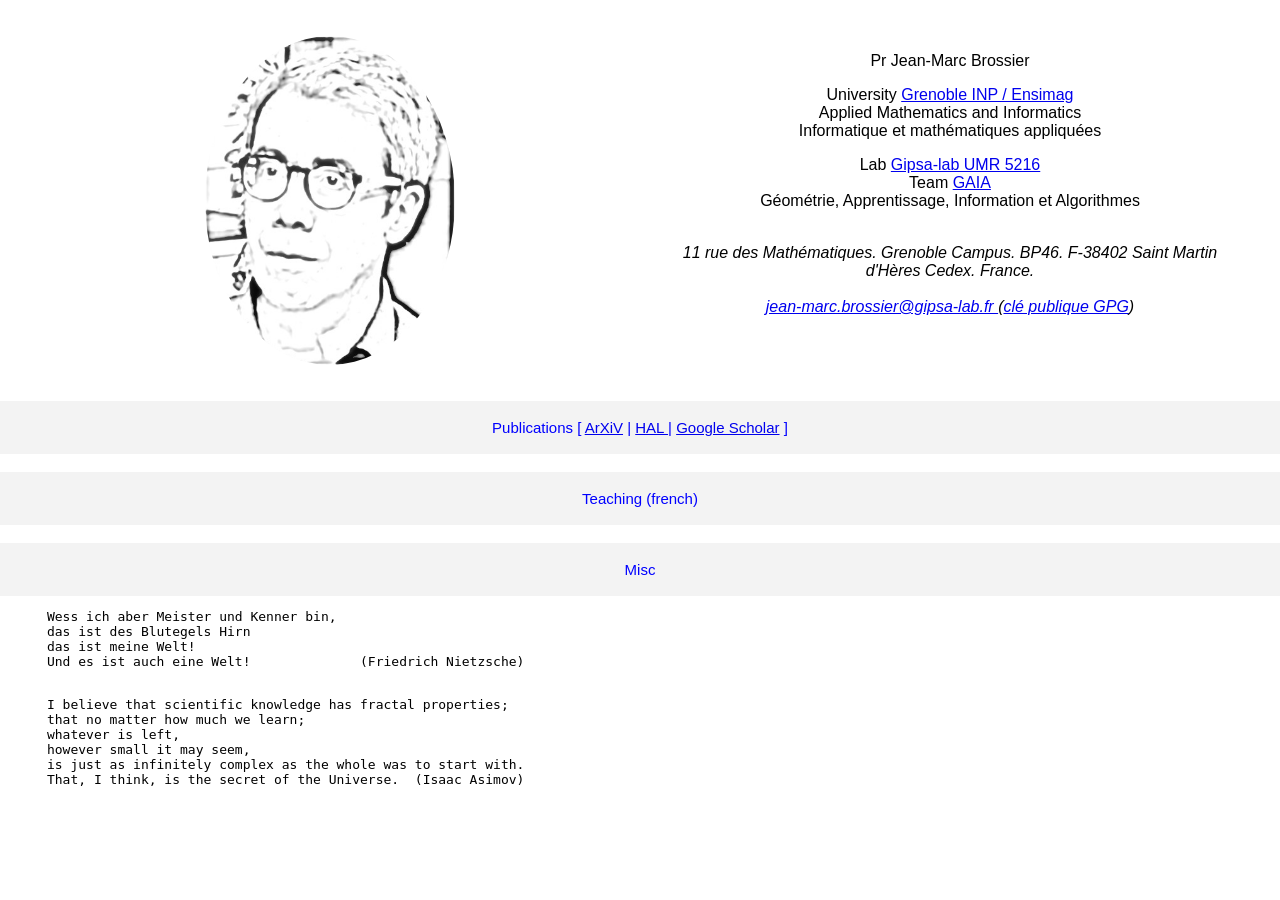
<file: index.html>
<!DOCTYPE html>
<html lang="fr">
  <head>
    
    <link rel="stylesheet" href="https://cdnjs.cloudflare.com/ajax/libs/font-awesome/6.0.0-beta3/css/all.min.css">
    
    <meta name="viewport" content="width=device-width, initial-scale=1">
    
    <style>
      ul {
          list-style-type: none; /* Supprime les puces par défaut */
      }
      .collapsible {
          background-color: #F3F3F3;
          color: blue;
          cursor: pointer;
          padding: 18px;
          width: 100%;
          border: none;
          text-align: center;
          outline: none;
          font-size: 15px;
      }
      .active, .collapsible:hover {
          background-color: #CCCCCC;
      }
      .content {
          padding: 0 18px;
          display: none;
          overflow: hidden;
          background-color: #fafafa;
      }
    </style>
    
    <meta charset="UTF-8">  
    <meta name="viewport" content="width=device-width, initial-scale=1.0">
    <meta name="description"
          content="Page personnelle de Jean-Marc Brossier, professeur et chercheur en mathématiques et traitement du signal.">
    <meta name="keywords"
          content="professeur, chercheur, mathématiques, signal processing, machine learning, digital communications">
    <meta name="author"
          content="Jean-Marc Brossier">
    <meta http-equiv="cache-control"
          content="no-cache">
    <meta http-equiv="expires" content="0">
    <meta http-equiv="pragma" content="no-cache">
    <link rel="stylesheet" href="style.css">
    <title> Page personnelle de Jean-Marc Brossier </title>    
  </head> 
  
  <body>  
    <header>
      <div class="responsive-two-column-grid">
        <div>
          <img src="Photos/jm.jpg" alt="Photo de Jean-Marc Brossier" >
        </div>
        
        <div>
          <p>
            Pr Jean-Marc Brossier
          </p>
          
          <p> University 
            <a href="https://ensimag.grenoble-inp.fr/en"> Grenoble INP / Ensimag </a>
            <br>
            Applied Mathematics and Informatics
            <br>
            Informatique et mathématiques appliquées
          </p>
          
          <p> Lab
            <a href="https://www.gipsa-lab.grenoble-inp.fr/pole/gaia"> Gipsa-lab UMR 5216 </a>
            <br>
            Team
            <a href="https://www.gaia-gipsa.cnrs.fr/">GAIA</a>
            <br>
            Géométrie, Apprentissage, Information et Algorithmes
          </p>
          
          <br>
          
          <address>
            11 rue des Math&eacute;matiques.
	    Grenoble Campus. BP46. F-38402 Saint Martin d'H&egrave;res Cedex. France.
            <br><br>
            <a href="mailto:jean-marc.brossier@gipsa-lab.fr"> jean-marc.brossier@gipsa-lab.fr </a>
            (<a href="Jean-Marc-Brossier-B85253AE.asc">clé publique GPG</a>)
          </address>
          
        </div>
      </div>
    </header>
    
    <button type="button" class="collapsible">Publications
      [ <a href="https://arxiv.org/search/?searchtype=author&query=Brossier%2C+J">ArXiV</a> |
      <a href="https://haltools.archives-ouvertes.fr/Public/afficheRequetePubli.php?auteur_exp=jean-marc%2C+brossier&CB_auteur=oui&CB_titre=oui&CB_Resume_court=oui&langue=all&tri_exp=auteur_exp&tri_exp2=date_publi&tri_exp3=date_publi&ordre_aff=TA&CB_rubriqueDiv=oui&Fen=Aff&css=../css/VisuCondense.css">
        HAL </a> |
      <a href="https://scholar.google.fr/citations?user=IrJ61OgAAAAJ&hl=fr&oi=ao">Google Scholar</a>
      ]
    </button>
    <!-- <div class="content"> -->
    <!--   <p> -->
    <!--     <a href="https://arxiv.org/"> ArXiv </a> a free distribution service and an open-access archive -->
        
    <!--     <br> -->
        
    <!--     <a href="https://hal.science"> HAL</a> une archive ouverte pluridisciplinaire destinée au dépôt et à la -->
    <!--     diffusion de publications scientifiques en libre accès, soutenue par CNRS, Inria et INRAE. -->
        
    <!--     <br> -->
        
    <!--     <a href="https://scholar.google.fr/"> Google Scholar</a> -->

    <!--     <br> -->

    <!--     <a href="https://dblp.org/pid/92/3006.html"> DBLB </a> -->
        
    <!--   </p> -->
    <!-- </div> -->
    
    <br><br>
    
    <button type="button" class="collapsible">Teaching (french)</button>
    <div class="content">
      <ul>
        <li><i class="fas fa-book"></i>  Grenoble INP / Ensimag :
          <a href="https://jmbrossier.github.io/Cours/TI.pdf">théorie de l'information</a>,
          <a href="https://jmbrossier.github.io/Cours/CoursML.html">Machine Learning</a>,
          bases de science des données
          <!-- <a href="https://codimd.math.cnrs.fr/WJrtKmB8S9yZ0gNBiDCqnw#"> rappels</a>, -->
          <!-- <a href="https://codimd.math.cnrs.fr/GSctEAcXRiSsSEbGqukKZQ#"> notions de base</a>, -->
          <!-- <a href="https://codimd.math.cnrs.fr/mHxKl5hDRw-5-Yy7YlN0wg#"> grande dimension</a>, -->
          <!-- <a href="https://codimd.math.cnrs.fr/sC2irziESIKngz9c8ui22g#"> minimisation du risque empirique.</a>) -->
        </li>
        <li><i class="fas fa-book"></i> Grenoble INP / ENSE3 : mathématiques
        </li>
        <li><i class="fas fa-book"></i> Grenoble INP / PHELMA :  <a href="https://jmbrossier.github.io/Cours/cours-com-num.pdf"> communications numériques</a>
        </li>
      </ul>
    </div>
    
    <br><br>
    
    <button type="button" class="collapsible">Misc</button>
    <div class="content">
      <!-- <a href="https://www.amazon.fr/Tell-Your-Plotting-Kill-You/dp/1449410243"> -->
        <!--   <img src="Photos/How2.jpg" alt="How to tell if your cat is plotting to kill you" style="float:right;width:25%;"> -->
        <!-- </a> -->
      <ul> PARANO. IL N'EST PEUT ÊTRE PAS TROP TARD, MAIS CELA NE SUFFIRA PAS
        <li><i class="fas fa-key"></i> Système d'exploitation Linux <a href="https://www.qubes-os.org/"> Qubes OS</a> et 
          <a href="https://tails.net/"> Tails</a>
        </li>
        
        <li><i class="fas fa-key"></i> Moteur de recherche :
          <a href="https://searx.space/"> searx</a>,
          <a href="https://duckduckgo.com/"> DuckDuckGo</a>
        </li>
          
        <li><i class="fas fa-key"></i> Navigateurs
          <a href="https://www.torproject.org/"> TOR</a>, 
          <a href="https://mullvad.net/fr/browser"> Mullvad</a>,
          <a href="https://www.mozilla.org/fr/firefox/"> Firefox</a>,
          <a href="https://brave.com/fr/"> Brave</a>
        </li>
          
        <li><i class="fas fa-key"></i> Mail :
          <a href="https://tuta.com/fr"> tuta</a>, <a href="https://proton.me/mail"> protonmail</a>
        </li>
        
        <li><i class="fas fa-key"></i> Outils en ligne
          <ul>
            <li> <a href="https://cryptpad.org/"> CryptPad Collaboration privée : texte, tableur, présentation</a>
            </li>
            <li> <a href="https://framadate.org/abc/fr/">
                Framadate (Planifiez vos réunions, Organisez des événements) </a>
            </li>
            <li><a href="https://degooglisons-internet.org/fr/"> Outils équivalents Google</a>,
              <a href="https://framasoft.org/fr/"> FramaSoft </a>
            </li>
          </ul>
        </li>
        
        <li> Si tout cela n'est pas clair <a href="https://www.google.com/"> Google</a> propose des outils excellents.
        </li>
      </ul>

      <ul> OUTILS
        <li><i class="fas fa-toolbox"></i>  Calcul :
          <a href="https://julialang.org/">Calcul scientique : Julia</a>,
          <a href="https://www.sagemath.org/"> Calcul formel : SageMath</a>
        </li>
        <li><i class="fas fa-toolbox"></i> Editeurs de texte :
          <a href="https://www.gnu.org/software/emacs/"> GNU Emacs</a>,
          <a href="https://www.vim.org/"> Vim - the ubiquitous text editor</a>,
          <a href="https://code.visualstudio.com/"> Visual Studio Code</a>
        </li>
        <li><i class="fas fa-toolbox"></i> Traitement de textes  :
          <a href="https://tug.org/"> LaTeX</a>,
          <a href="https://www.lyx.org/"> LyX – Document Processor</a>,
          <a href="https://www.texmacs.org/tmweb/home/welcome.en.html"> GNU TeXmacs</a>,
          <a href="https://www.jabref.org/"> Gestion de la bibliographie</a>
        </li>
      </ul> 

      <button type="button" class="collapsible">Liens externes</button>
      <div class="content">
        <ul> 
          <li><i class="fas fa-lightbulb"></i>
            <a href="https://sorbiers.ch" color="white">  Réflexions sur l'IA et le transhumanisme</a>
          </li>
        </ul>
      </div>
      
    </div>

    <pre>
      Wess ich aber Meister und Kenner bin,
      das ist des Blutegels Hirn
      das ist meine Welt!
      Und es ist auch eine Welt!              (Friedrich Nietzsche)
    </pre>
    
    <pre>
      I believe that scientific knowledge has fractal properties;
      that no matter how much we learn;
      whatever is left,
      however small it may seem,
      is just as infinitely complex as the whole was to start with.
      That, I think, is the secret of the Universe.  (Isaac Asimov)
    </pre>
    
    <script>
      var coll = document.getElementsByClassName("collapsible");
      var i;
      for (i = 0; i < coll.length; i++) {
          coll[i].addEventListener("click", function() {
              this.classList.toggle("active");
              var content = this.nextElementSibling;
              if (content.style.display === "block") {
                  content.style.display = "none";
              } else {
                  content.style.display = "block";
              }
          });
      }
    </script>
    
  </body>
</html>
</file>
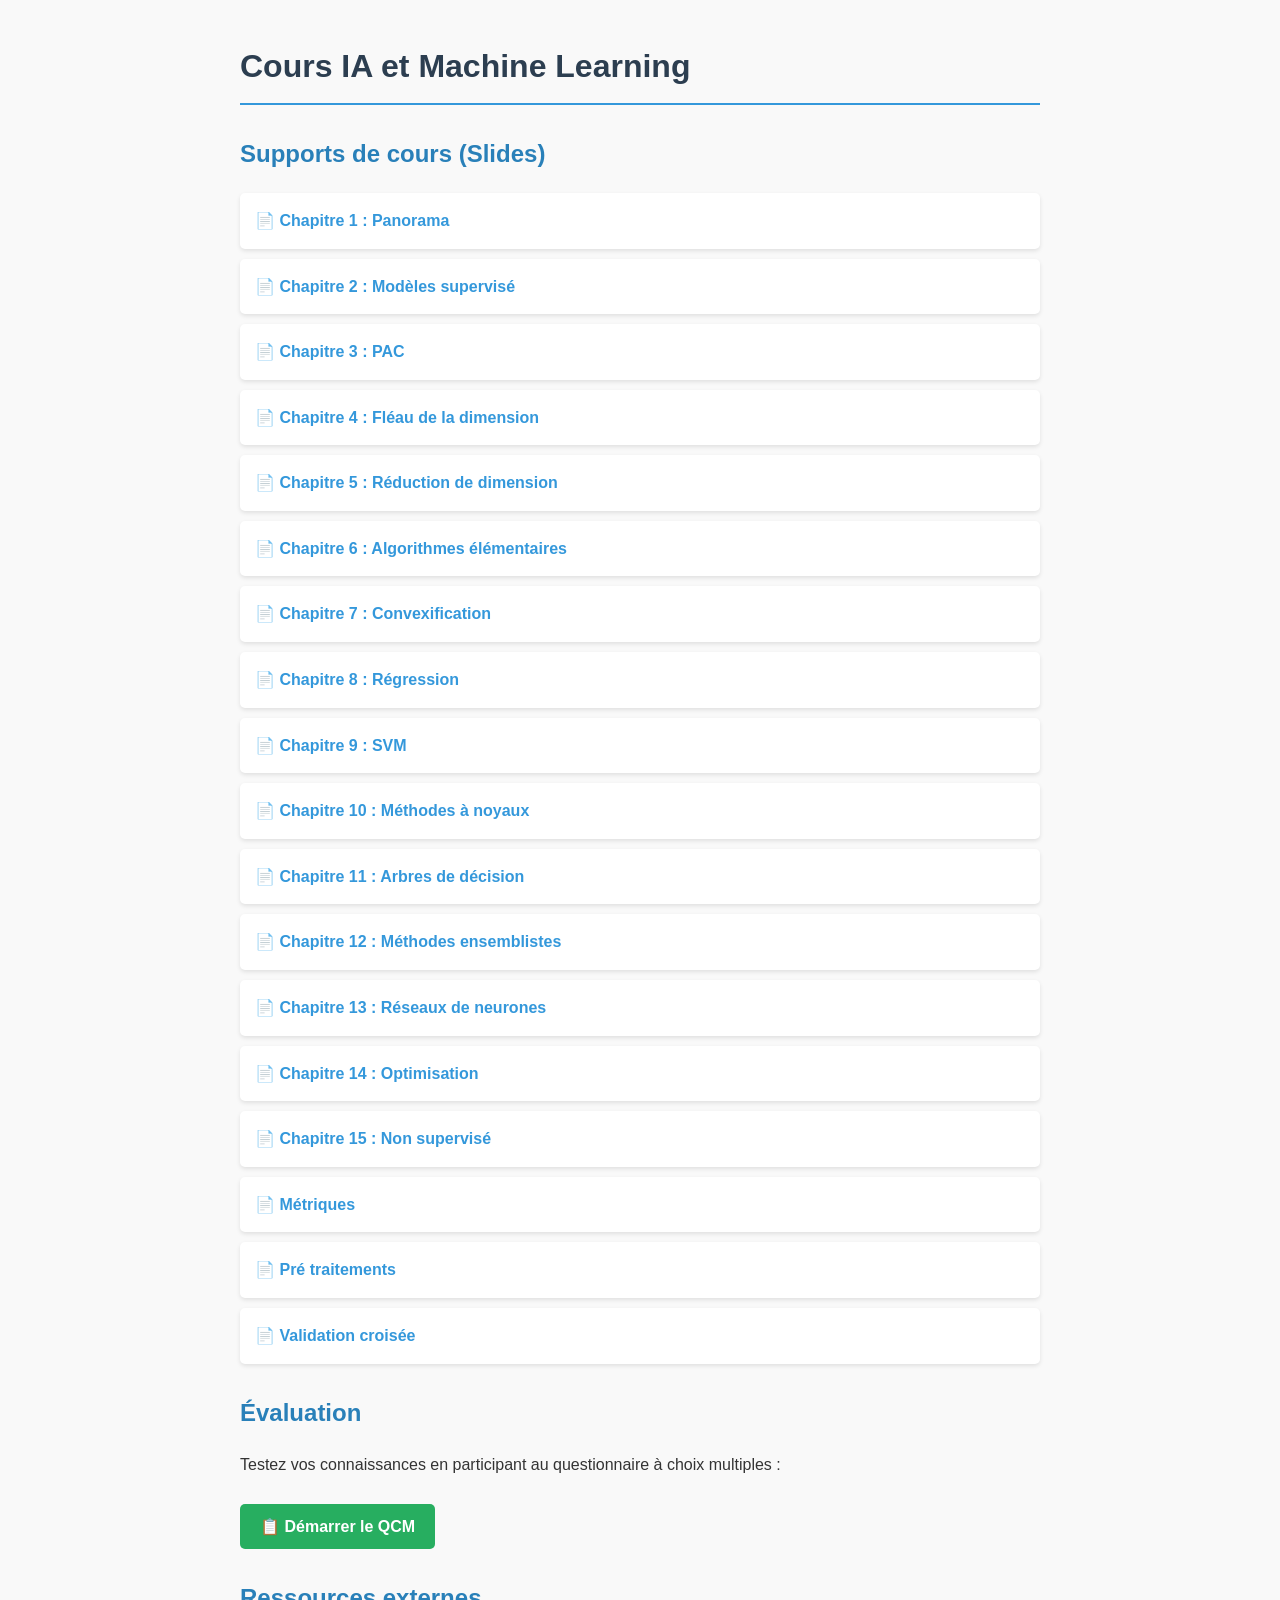
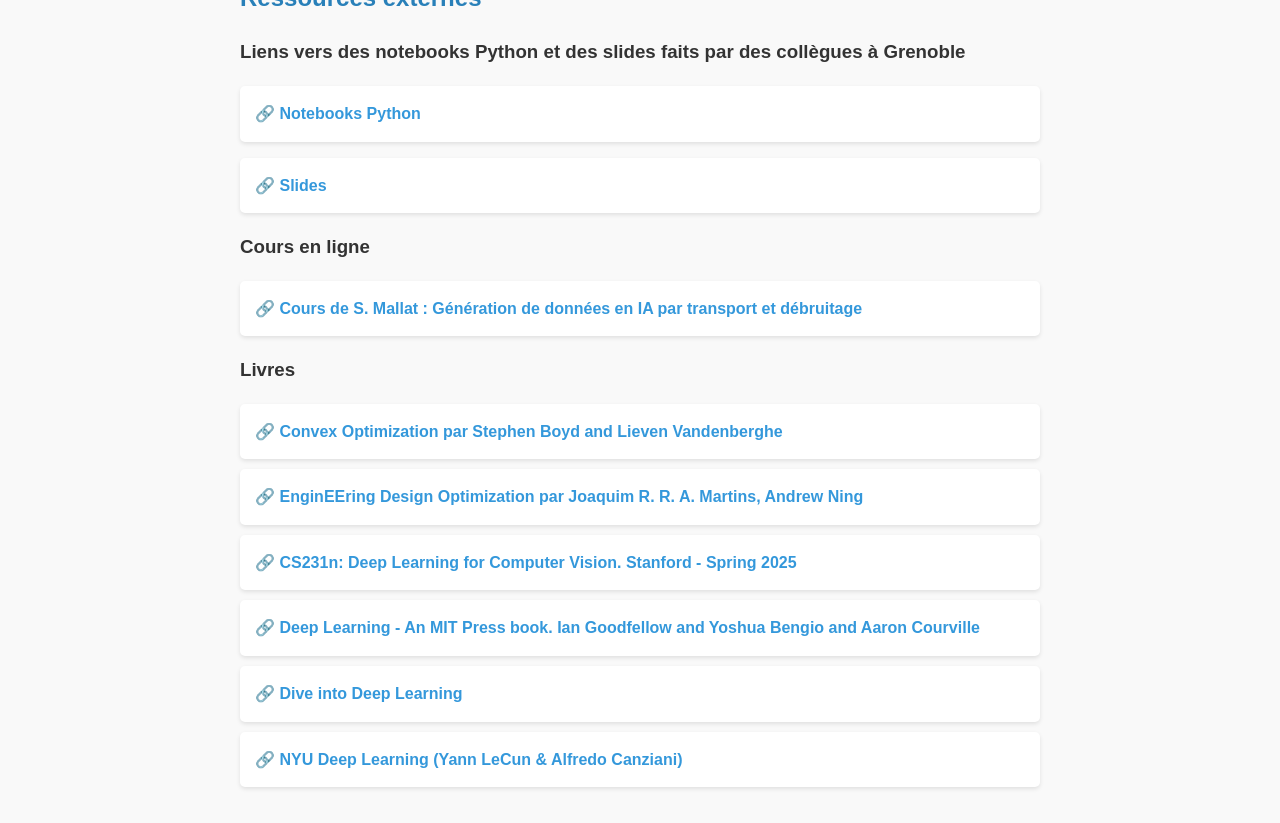
<file: Cours/CoursML.html>
<!DOCTYPE html>
<html lang="fr">
<head>
    <meta charset="UTF-8">
    <meta name="viewport" content="width=device-width, initial-scale=1.0">
    <title>IA - machine learning</title>
    <style>
        body {
            font-family: 'Segoe UI', Tahoma, Geneva, Verdana, sans-serif;
            line-height: 1.6;
            color: #333;
            max-width: 800px;
            margin: 0 auto;
            padding: 20px;
            background-color: #f9f9f9;
        }
        h1 {
            color: #2c3e50;
            border-bottom: 2px solid #3498db;
            padding-bottom: 10px;
        }
        h2 {
            color: #2980b9;
            margin-top: 30px;
        }
        ul {
            list-style-type: none;
            padding: 0;
        }
        li {
            background: #fff;
            margin-bottom: 10px;
            padding: 15px;
            border-radius: 5px;
            box-shadow: 0 2px 4px rgba(0,0,0,0.1);
        }
        a {
            color: #3498db;
            text-decoration: none;
            font-weight: bold;
        }
        a:hover {
            color: #e74c3c;
            text-decoration: underline;
        }
        .qcm-link {
            display: inline-block;
            background-color: #27ae60;
            color: white;
            padding: 10px 20px;
            border-radius: 5px;
            margin-top: 10px;
        }
        .qcm-link:hover {
            background-color: #2ecc71;
            color: white;
            text-decoration: none;
        }
    </style>
</head>
<body>

    <h1>Cours IA et Machine Learning</h1>

    <h2>Supports de cours (Slides)</h2>
 
    <ul>
      <li>📄 <a href="Chapitre_1_panorama.pdf" target="_blank">Chapitre 1 : Panorama </a></li>
      <li>📄 <a href="Chapitre_2_modele_supervise.pdf" target="_blank">Chapitre 2 : Modèles supervisé </a></li>
      <li>📄 <a href="Chapitre_3_PAC_rigide.pdf" target="_blank">Chapitre 3 : PAC </a></li>
      <li>📄 <a href="Chapitre_4_Fleau_de_la_dimension.pdf" target="_blank">Chapitre 4 : Fléau de la dimension </a></li>
      <li>📄 <a href="Chapitre_5_reduction_de_dimension.pdf" target="_blank">Chapitre 5 : Réduction de dimension </a></li>
      <li>📄 <a href="Chapitre_6_algorithmes_de_classification_elementaires.pdf" target="_blank">Chapitre 6 :
      Algorithmes élémentaires </a></li>
      <li>📄 <a href="Chapitre_7_convexification.pdf" target="_blank">Chapitre 7 : Convexification </a></li>
      <li>📄 <a href="Chapitre_8_regression_lineaire_et_regularisation.pdf" target="_blank">Chapitre 8 : Régression </a></li>
      <li>📄 <a href="Chapitre_9_SVM.pdf" target="_blank">Chapitre 9 : SVM </a></li>
      <li>📄 <a href="Chapitre_10_noyaux.pdf" target="_blank">Chapitre 10 : Méthodes à noyaux </a></li>
      <li>📄 <a href="Chapitre_11_arbres_de_decision.pdf" target="_blank">Chapitre 11 : Arbres de décision </a></li>
      <li>📄 <a href="Chapitre_12_methodes_Ensemblistes.pdf" target="_blank">Chapitre 12 : Méthodes ensemblistes </a></li>
      <li>📄 <a href="Chapitre_13_reseaux_de_Neurones.pdf" target="_blank">Chapitre 13 : Réseaux de neurones </a></li>
      <li>📄 <a href="Chapitre_14_Optimisation.pdf" target="_blank">Chapitre 14 : Optimisation </a></li>
      <li>📄 <a href="Chapitre_15_apprentissage_non_supervise.pdf" target="_blank">Chapitre 15 : Non supervisé </a></li>
      <li>📄 <a href="Chapitre_metriques.pdf" target="_blank">Métriques </a></li>
      <li>📄 <a href="Chapitre_pretraitement_et_Ingenierie_des_donnees.pdf" target="_blank">Pré traitements </a></li>
      <li>📄 <a href="Chapitre_validation_croisee.pdf" target="_blank">Validation croisée </a></li>
    </ul>

    
    <h2>Évaluation</h2>
    
    <p>Testez vos connaissances en participant au questionnaire à choix multiples :</p>
    <a href="QCM.html" class="qcm-link">📋 Démarrer le QCM</a>

    
    <h2>Ressources externes</h2>
    
    
    <h3>Liens vers des notebooks Python et des slides faits par des collègues à Grenoble</h3>
    
    <ul>
      <li>🔗 <a href="https://gricad-gitlab.univ-grenoble-alpes.fr/ai-courses/autonomous_systems_ml/-/tree/master/notebooks?ref_type=heads">
          Notebooks Python</a></li>
    </ul>
    
    <ul>
      <li>🔗 <a href="https://gricad-gitlab.univ-grenoble-alpes.fr/ai-courses/autonomous_systems_ml/-/tree/master/slides?ref_type=heads">
          Slides</a></li>
    </ul>
    
    
    <h3>Cours en ligne</h3>
    
    <ul>  
      <li>🔗<a href="https://www.college-de-france.fr/chaire/stephane-mallat-sciences-des-donnees-chaire-statutaire">
          Cours de S. Mallat : Génération de données en IA par transport et débruitage</a></li>
    </ul>
    
    <h3>Livres</h3>    
    
    <ul>  
      <li>🔗 <a href=" https://web.stanford.edu/~boyd/cvxbook/"> Convex Optimization par Stephen Boyd and Lieven Vandenberghe</a></li>
      
      <li>🔗 <a href="https://mdobook.github.io/">
          EnginEEring Design Optimization par Joaquim R. R. A. Martins, Andrew Ning</a></li>
      
      <li>🔗 <a href="https://cs231n.stanford.edu/"> CS231n: Deep Learning for Computer Vision. Stanford - Spring 2025
      </a></li>
      
      <li>🔗 <a href=" https://www.deeplearningbook.org/">  Deep Learning - An MIT Press book. Ian Goodfellow and Yoshua Bengio and Aaron Courville
      </a></li>
      
      <li>🔗 <a href=" https://d2l.ai/">  Dive into Deep Learning
      </a></li>

      <li>🔗 <a href="https://atcold.github.io/NYU-DLSP21/"> NYU Deep Learning (Yann LeCun & Alfredo Canziani)
      </a></li>
    </ul>

</body>
</html>
</file>
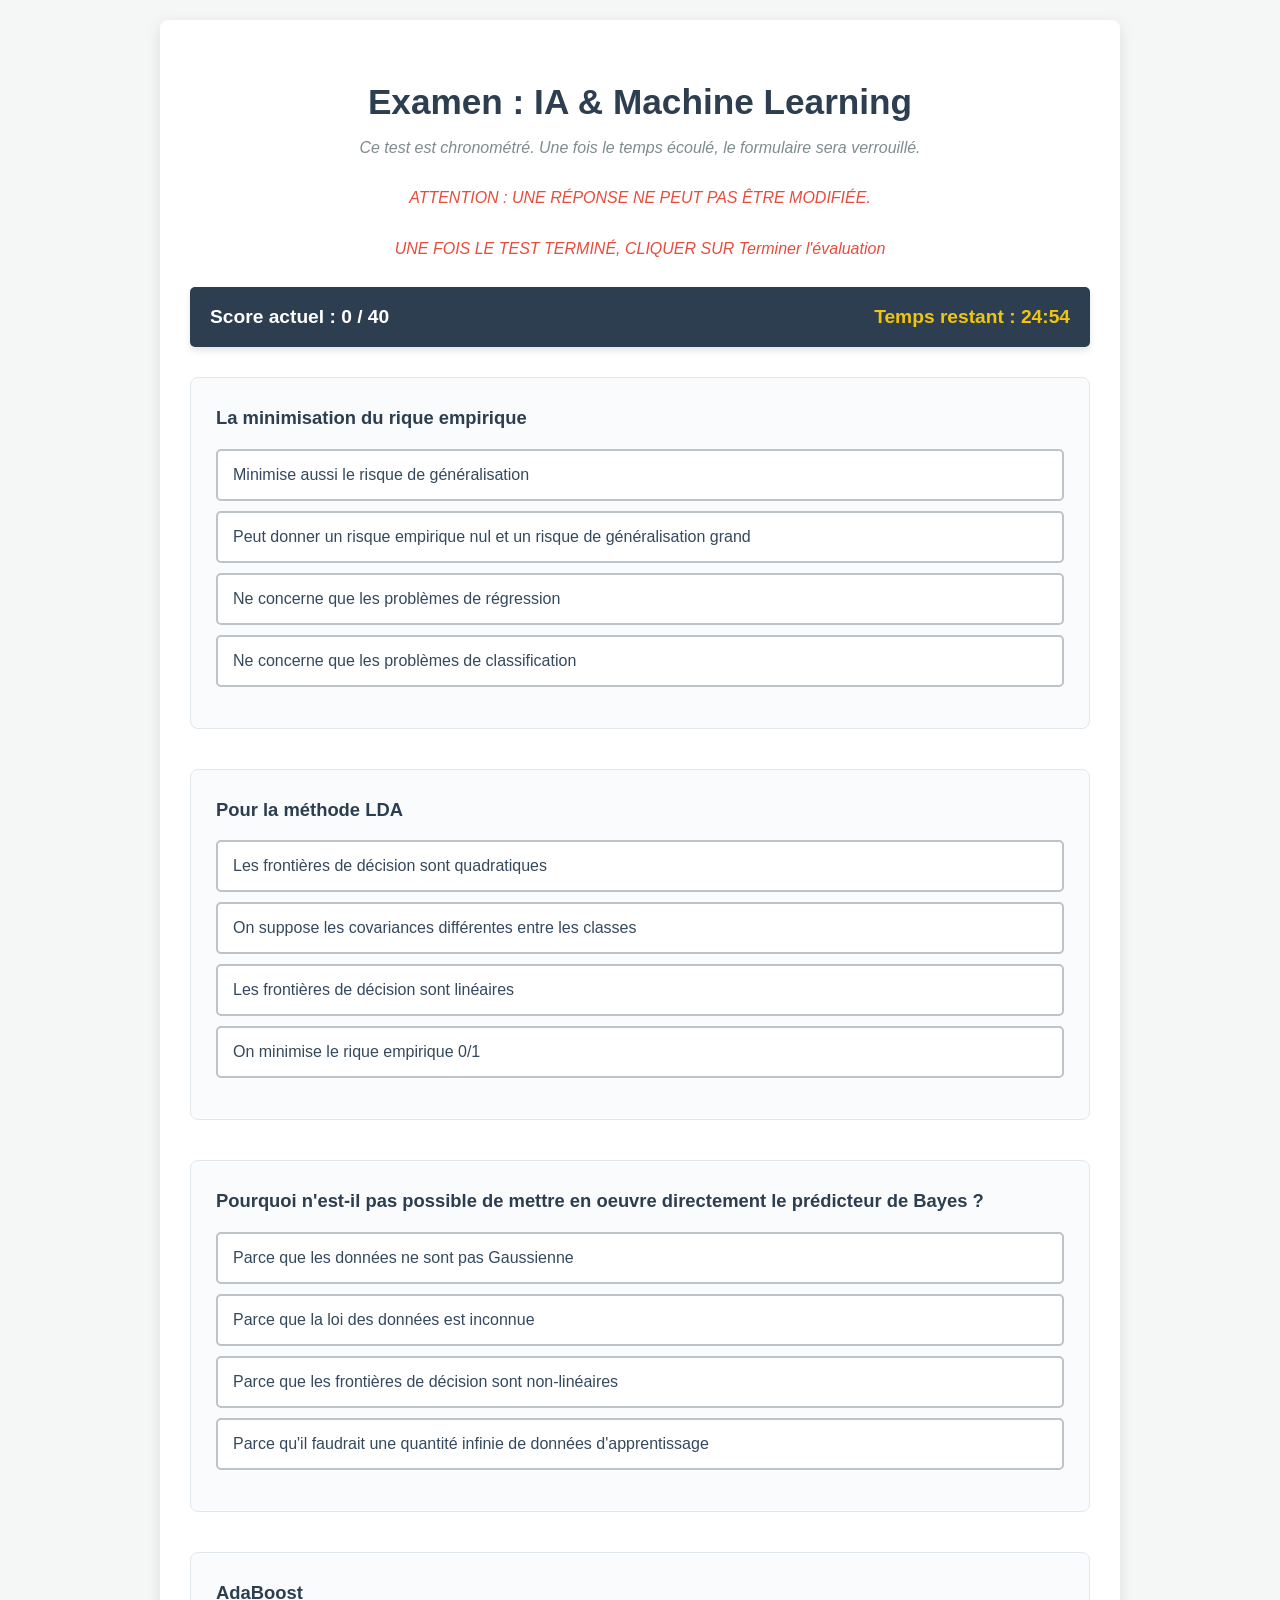
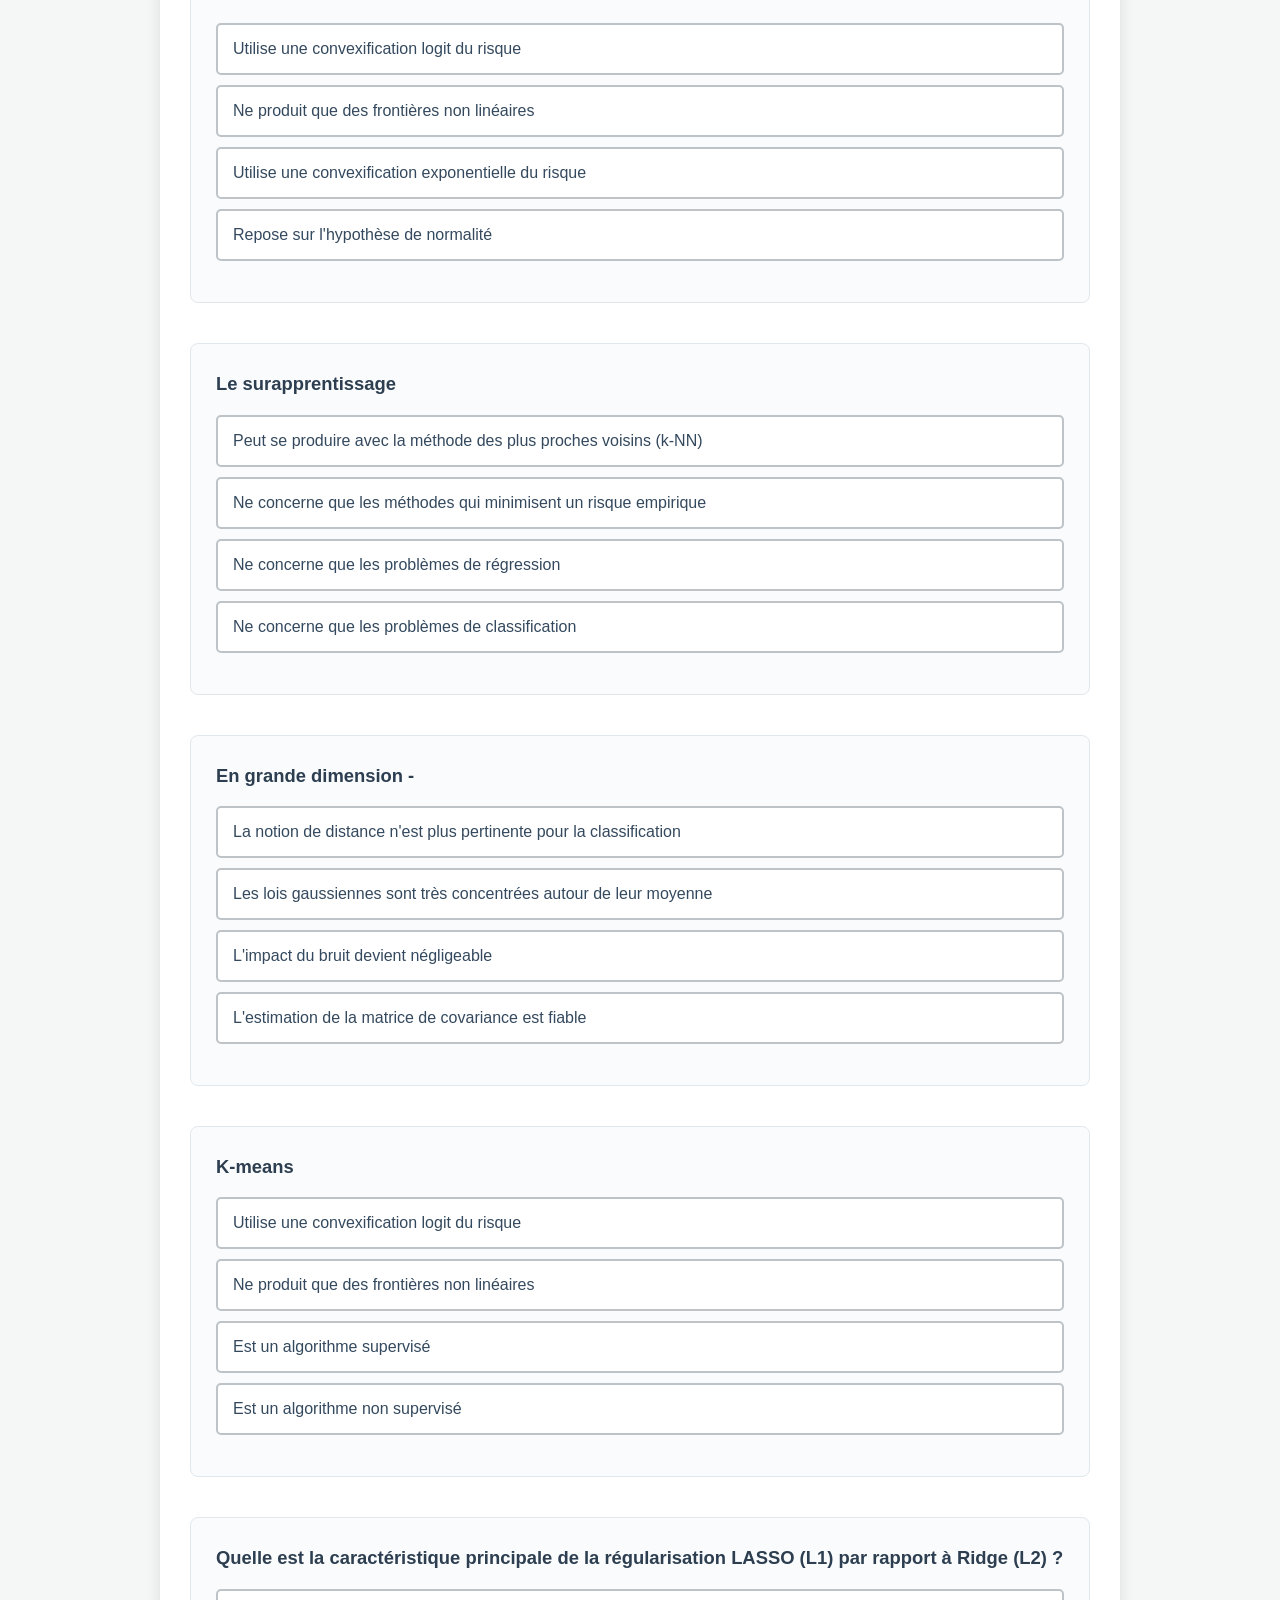
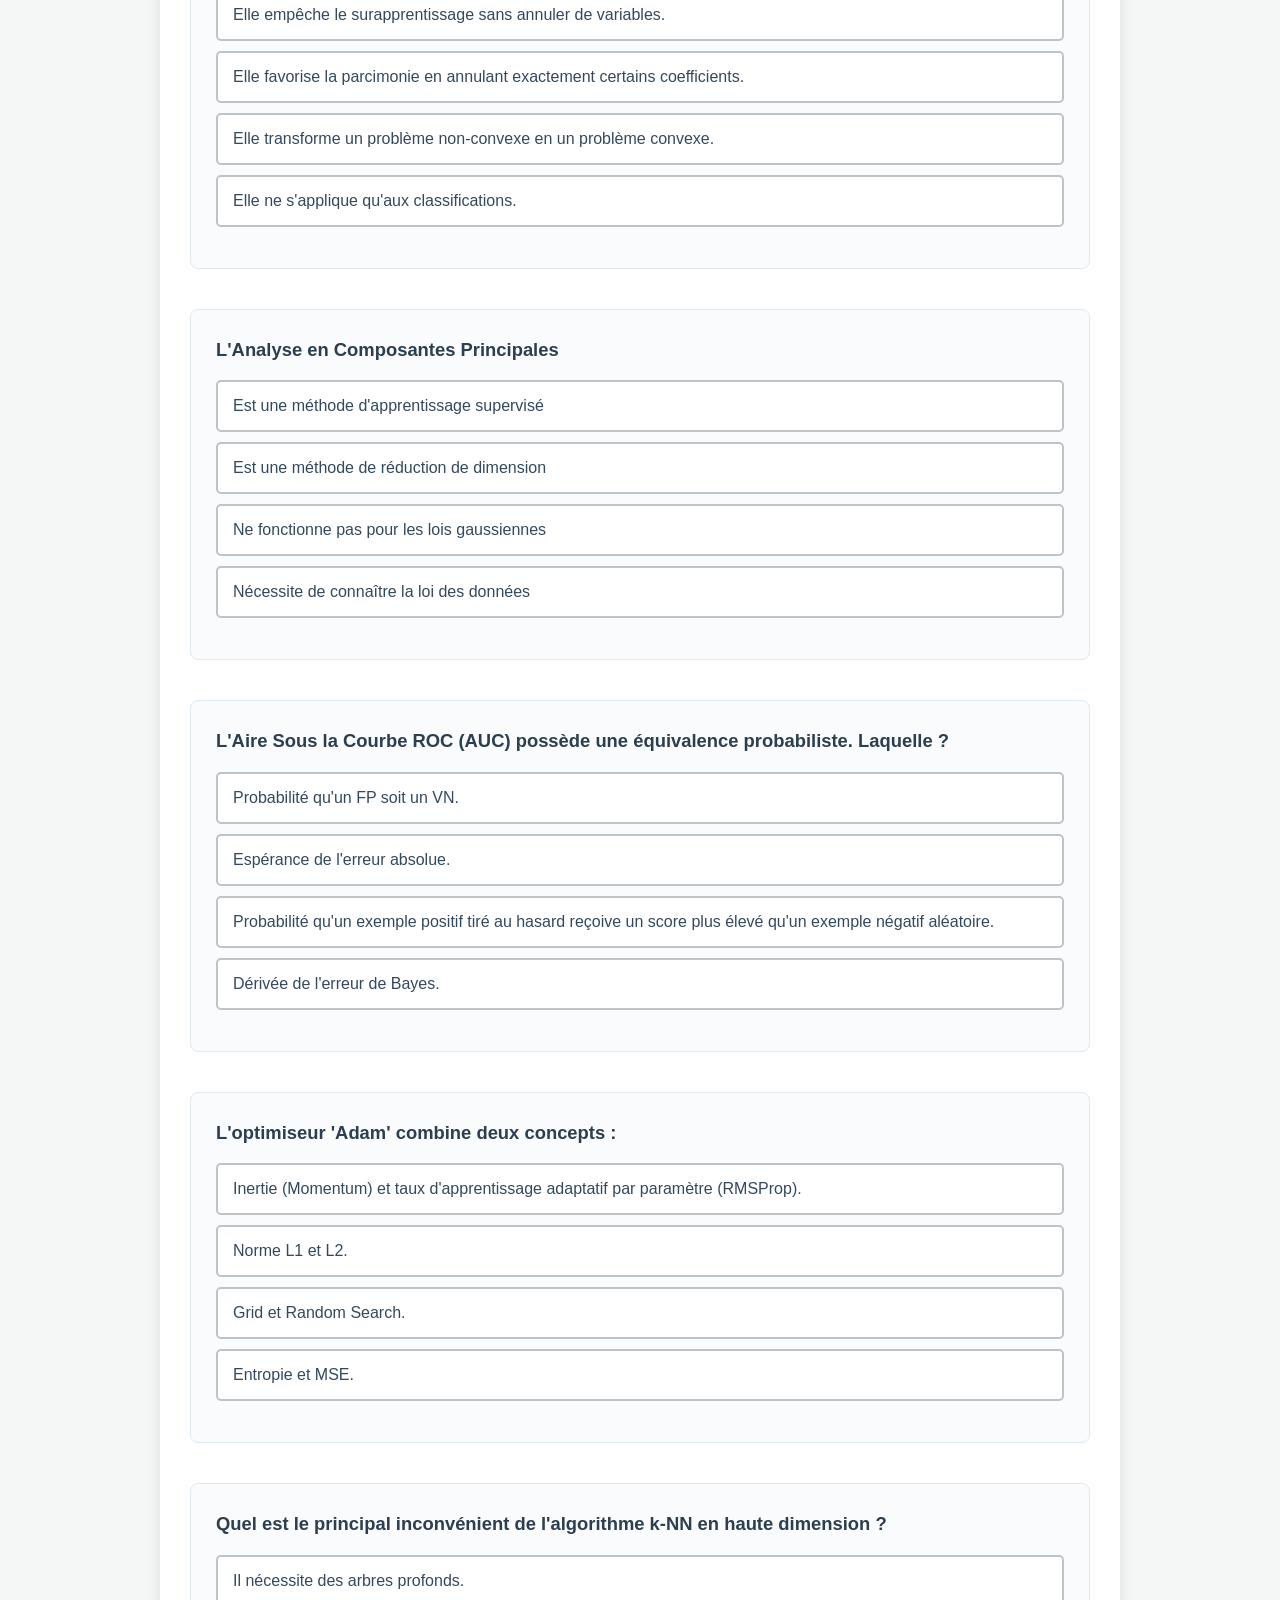
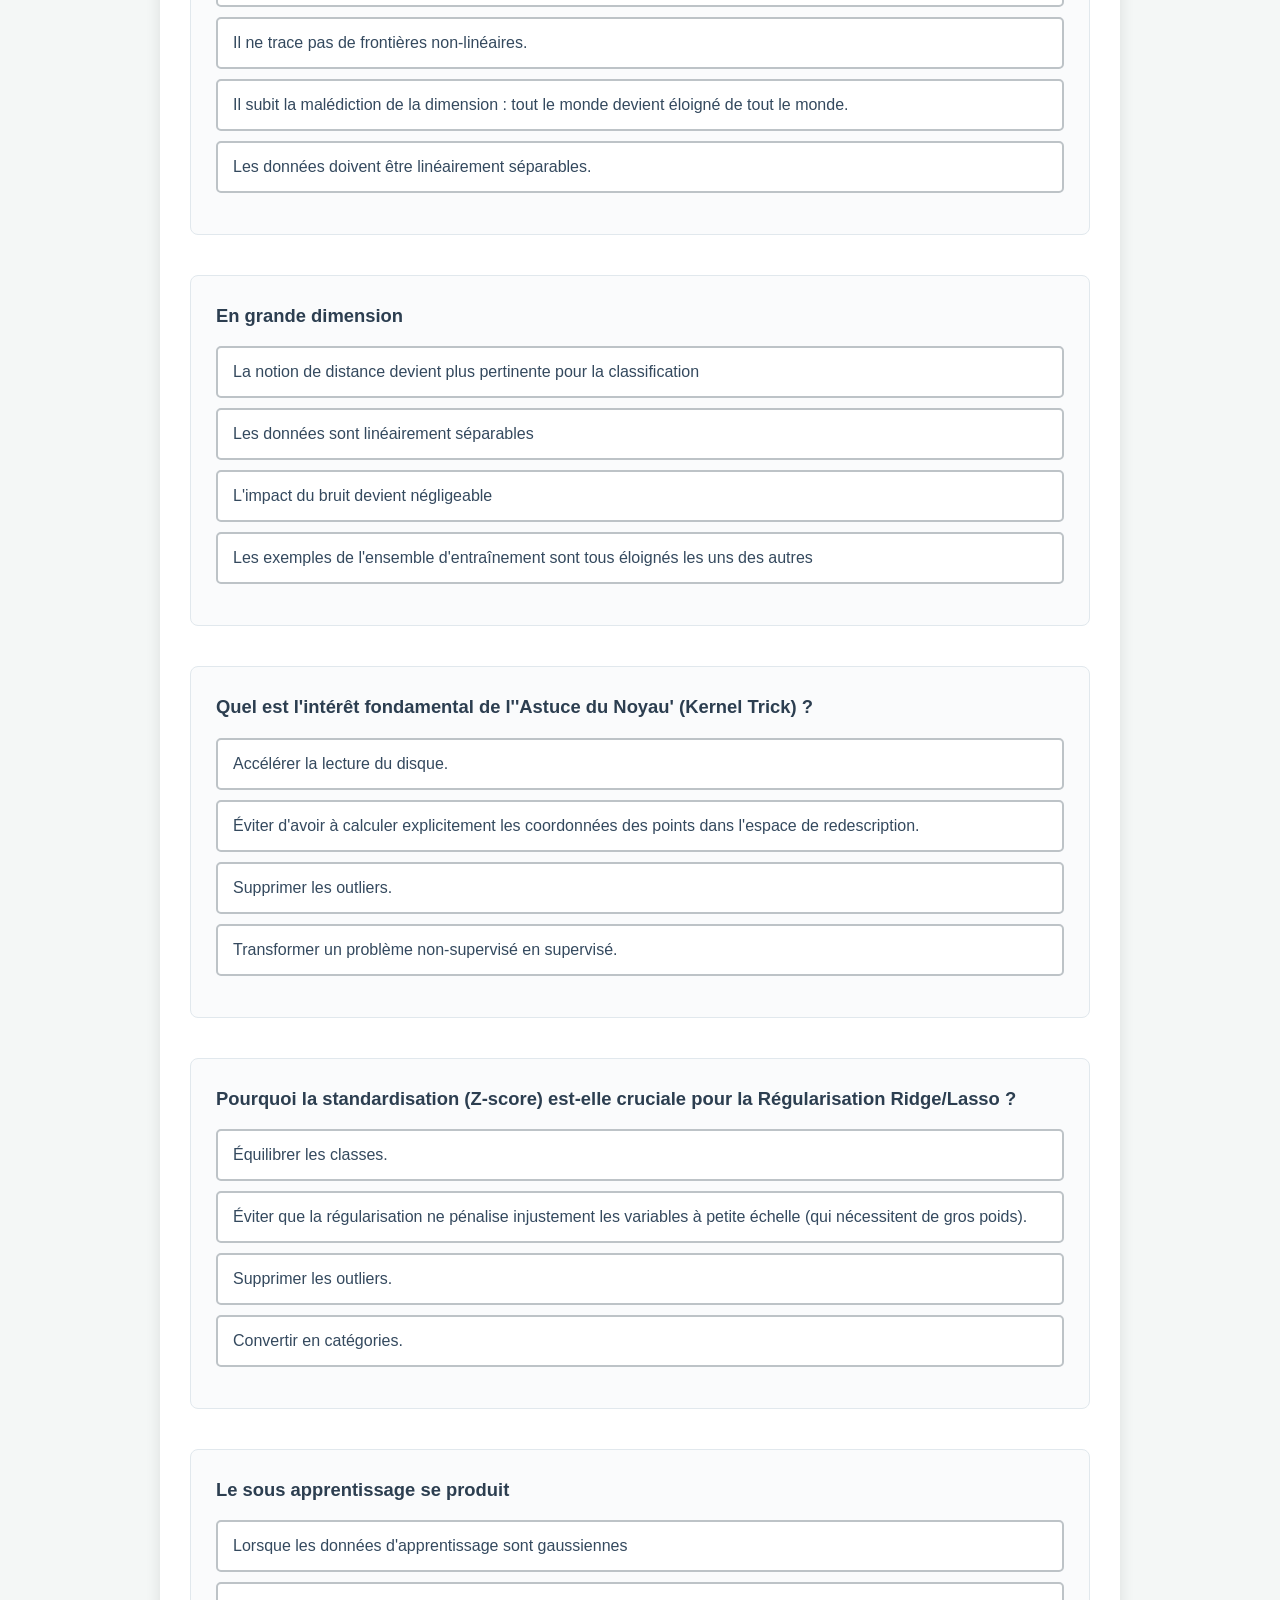
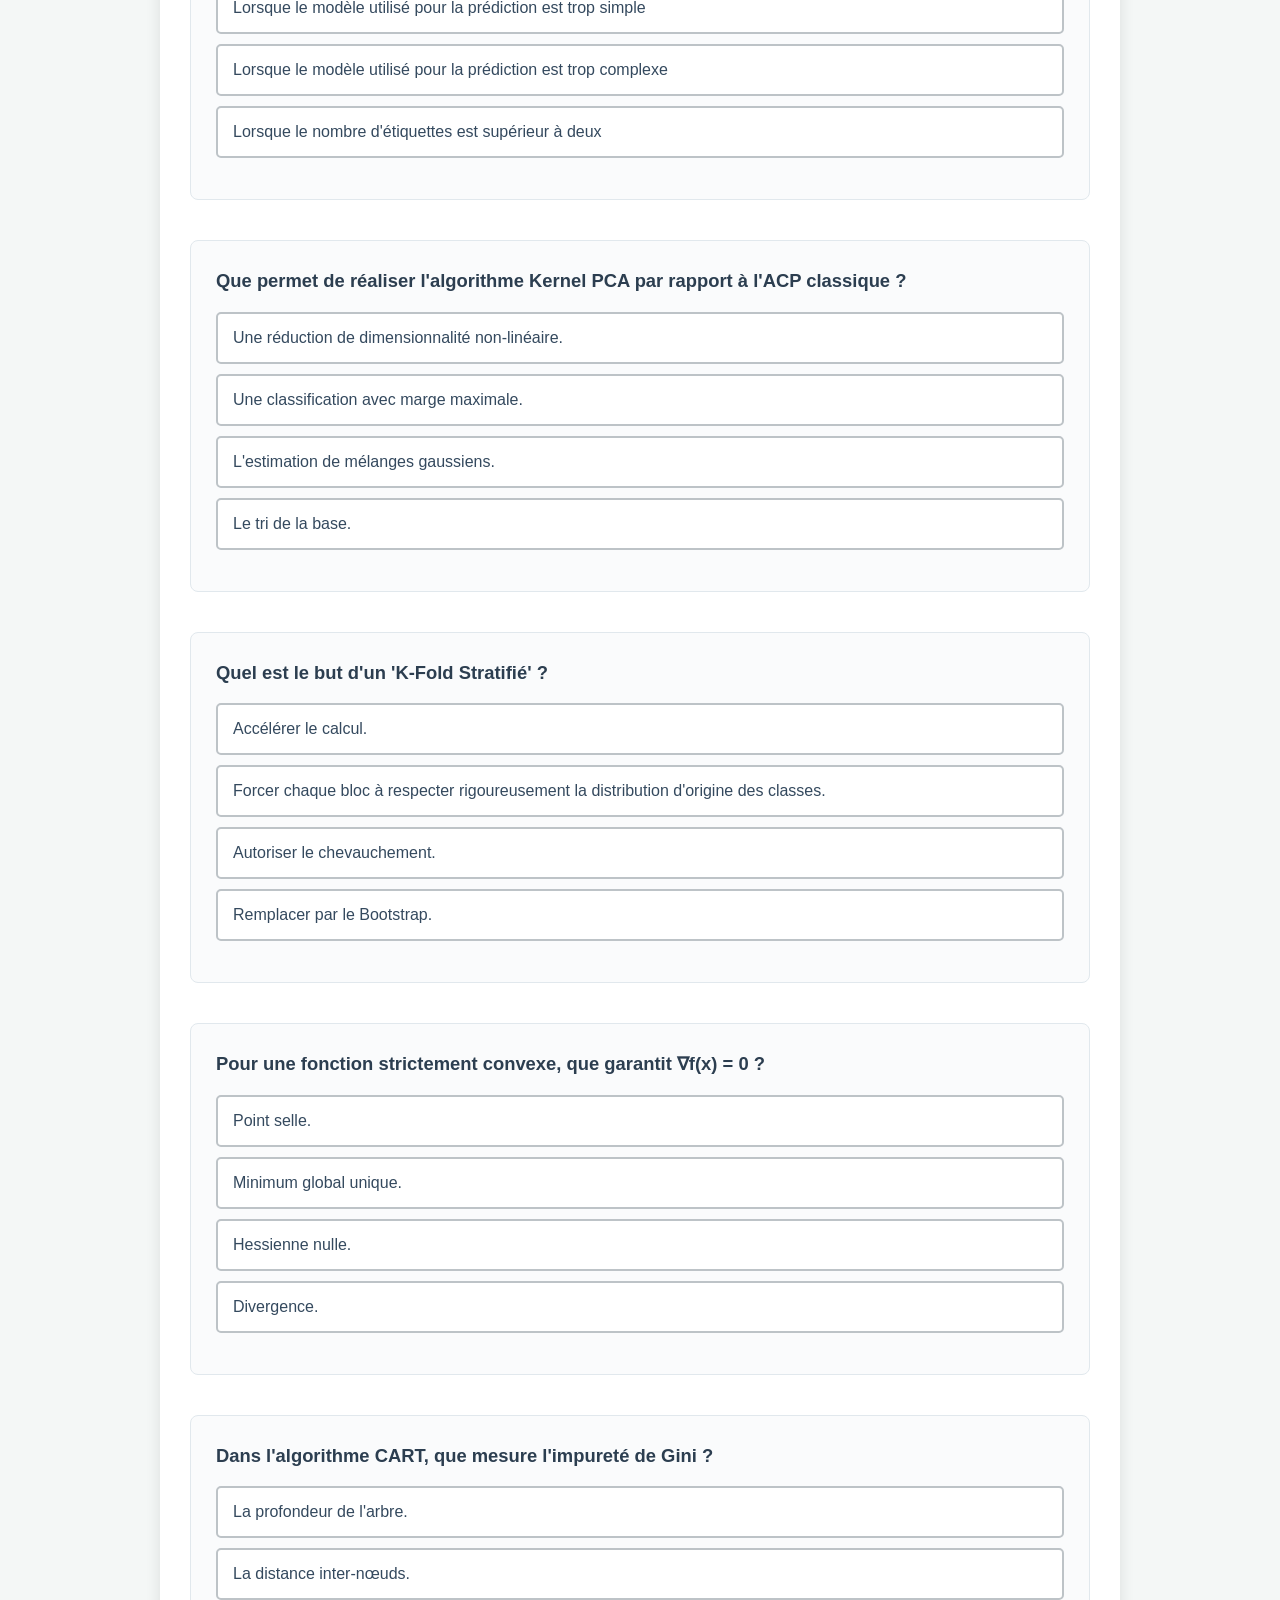
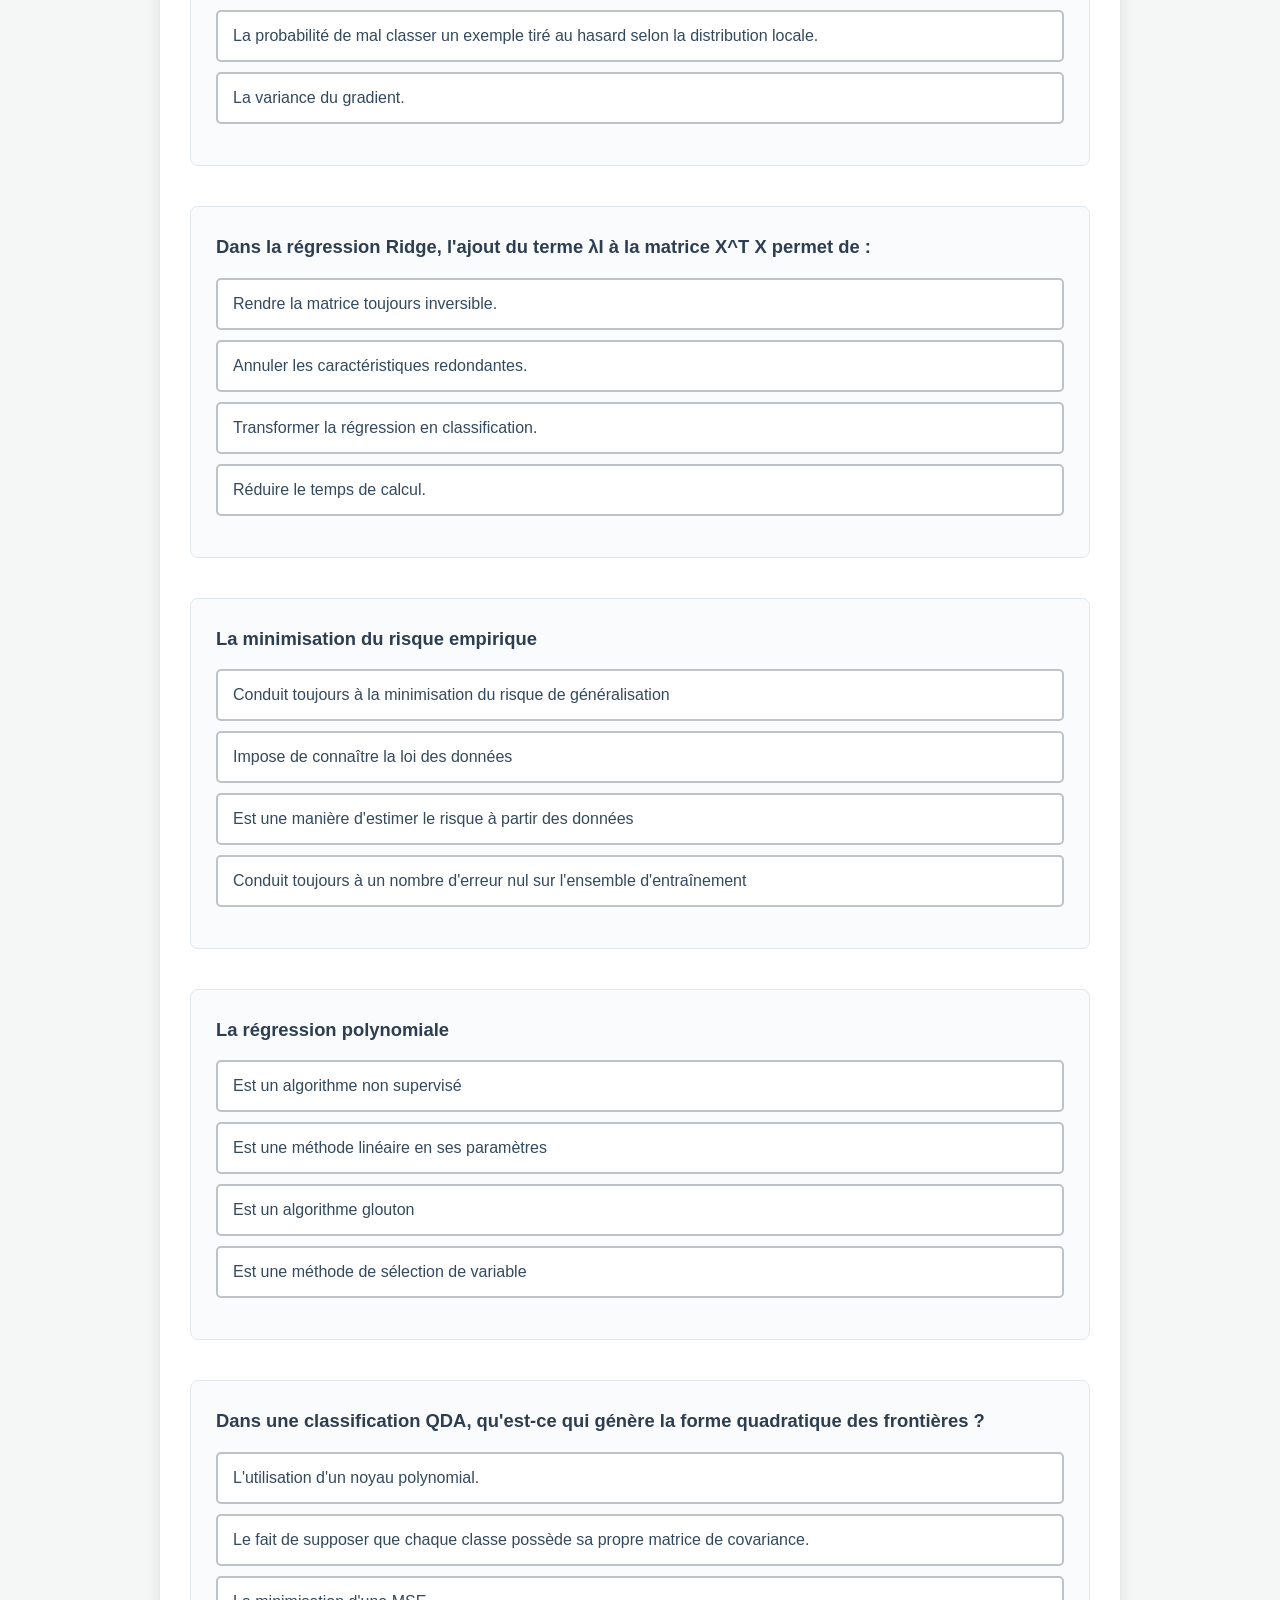
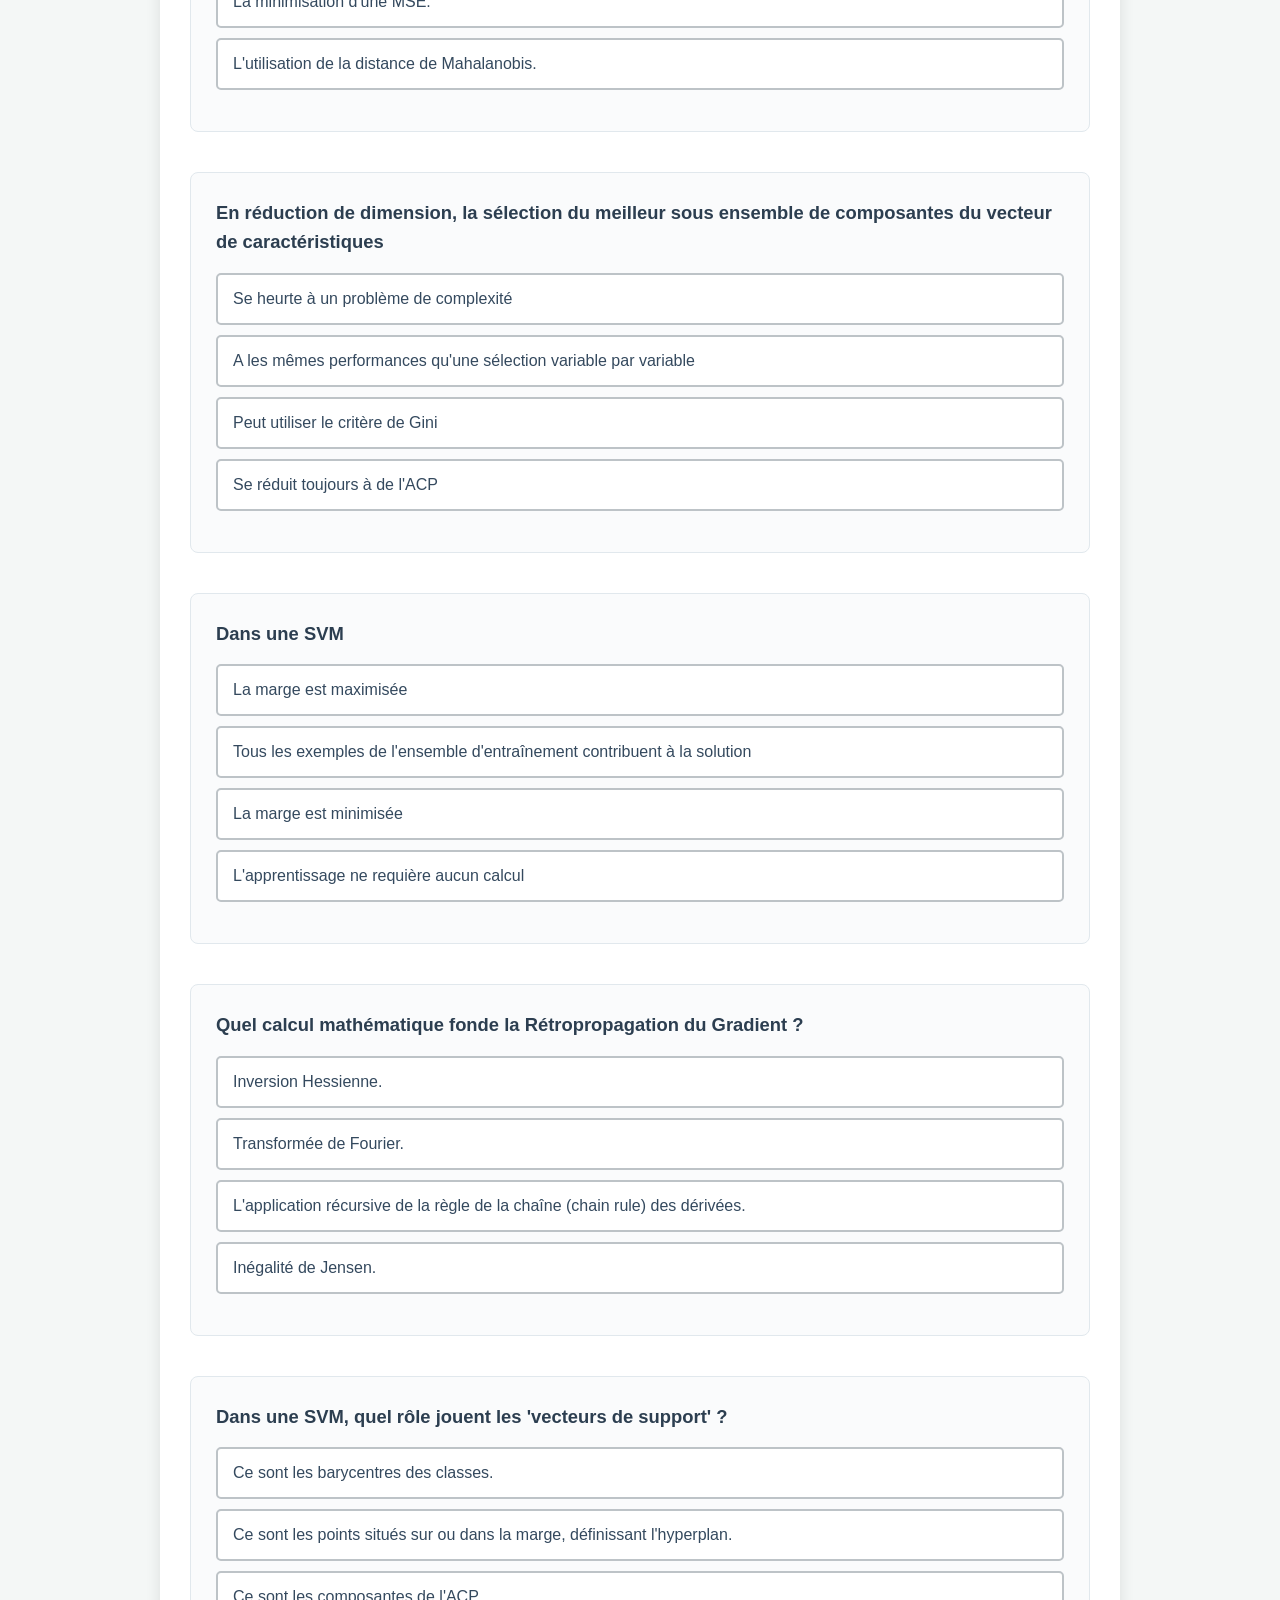
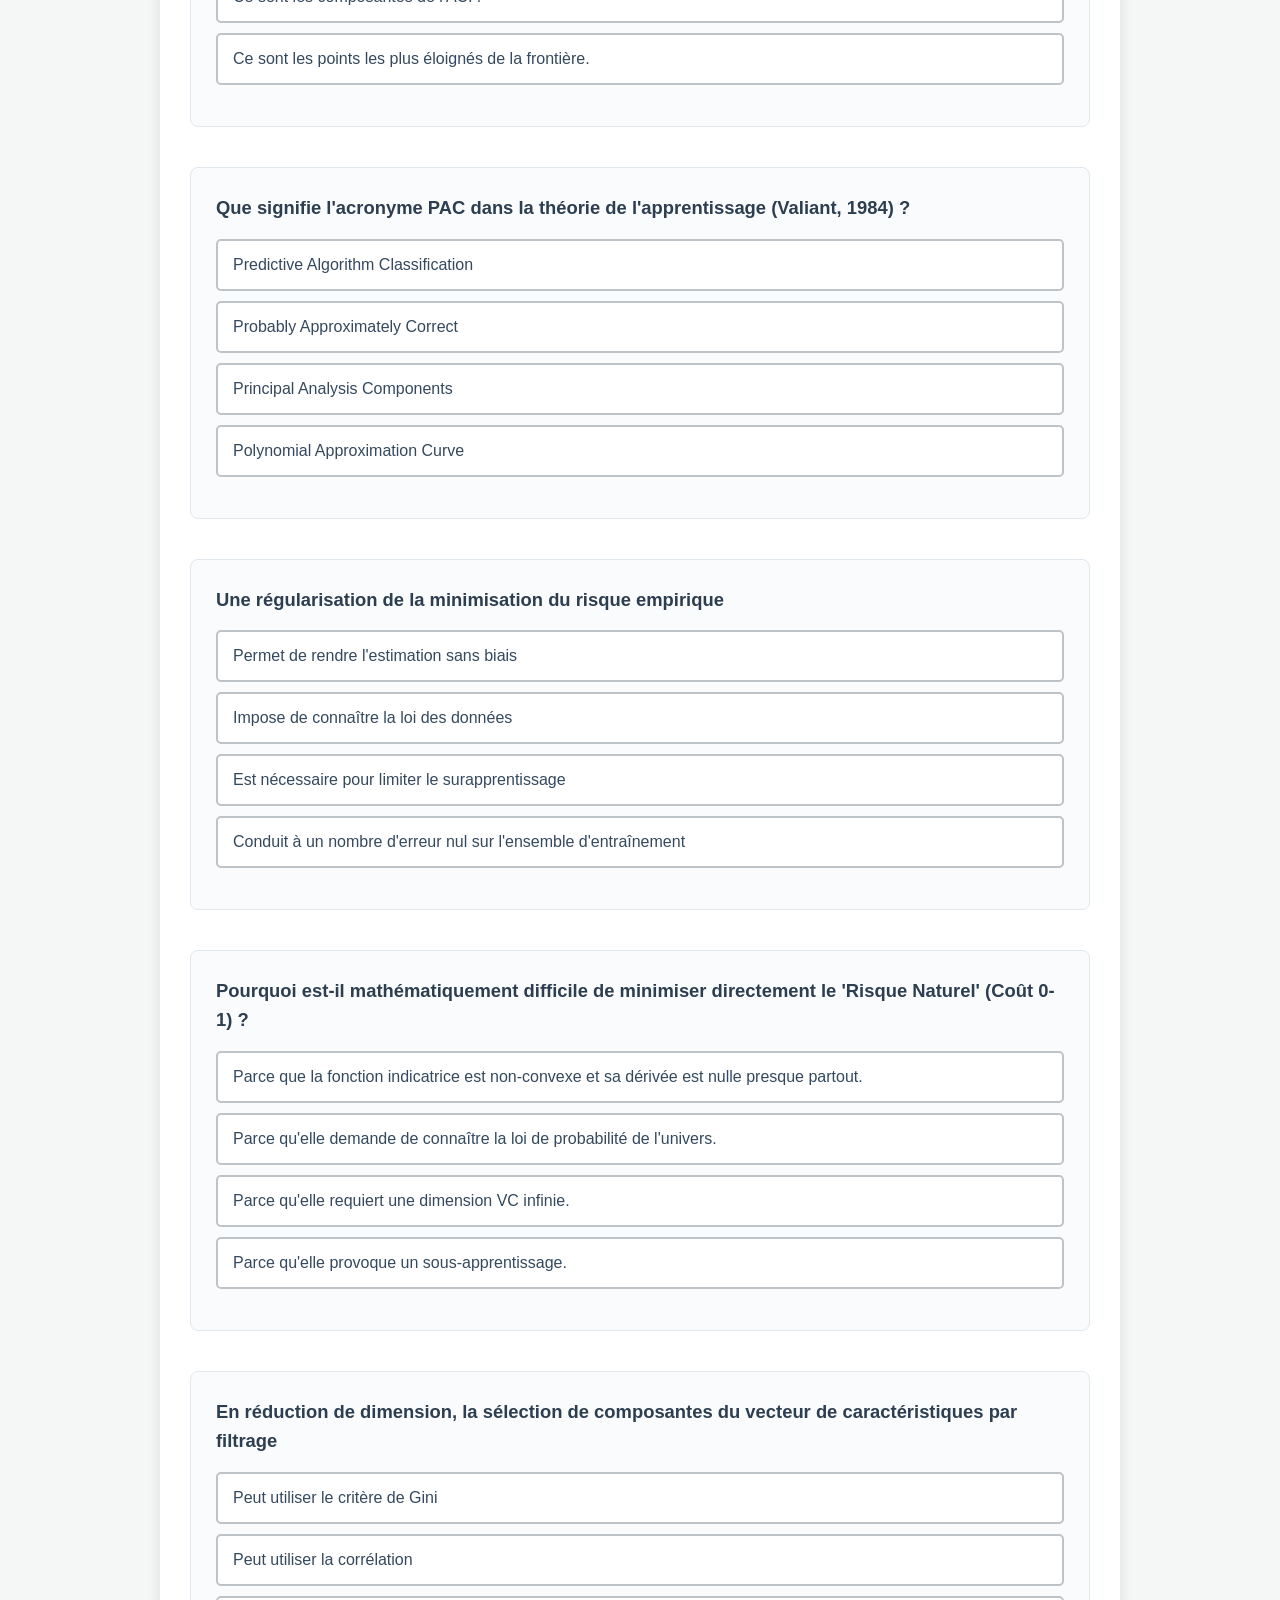
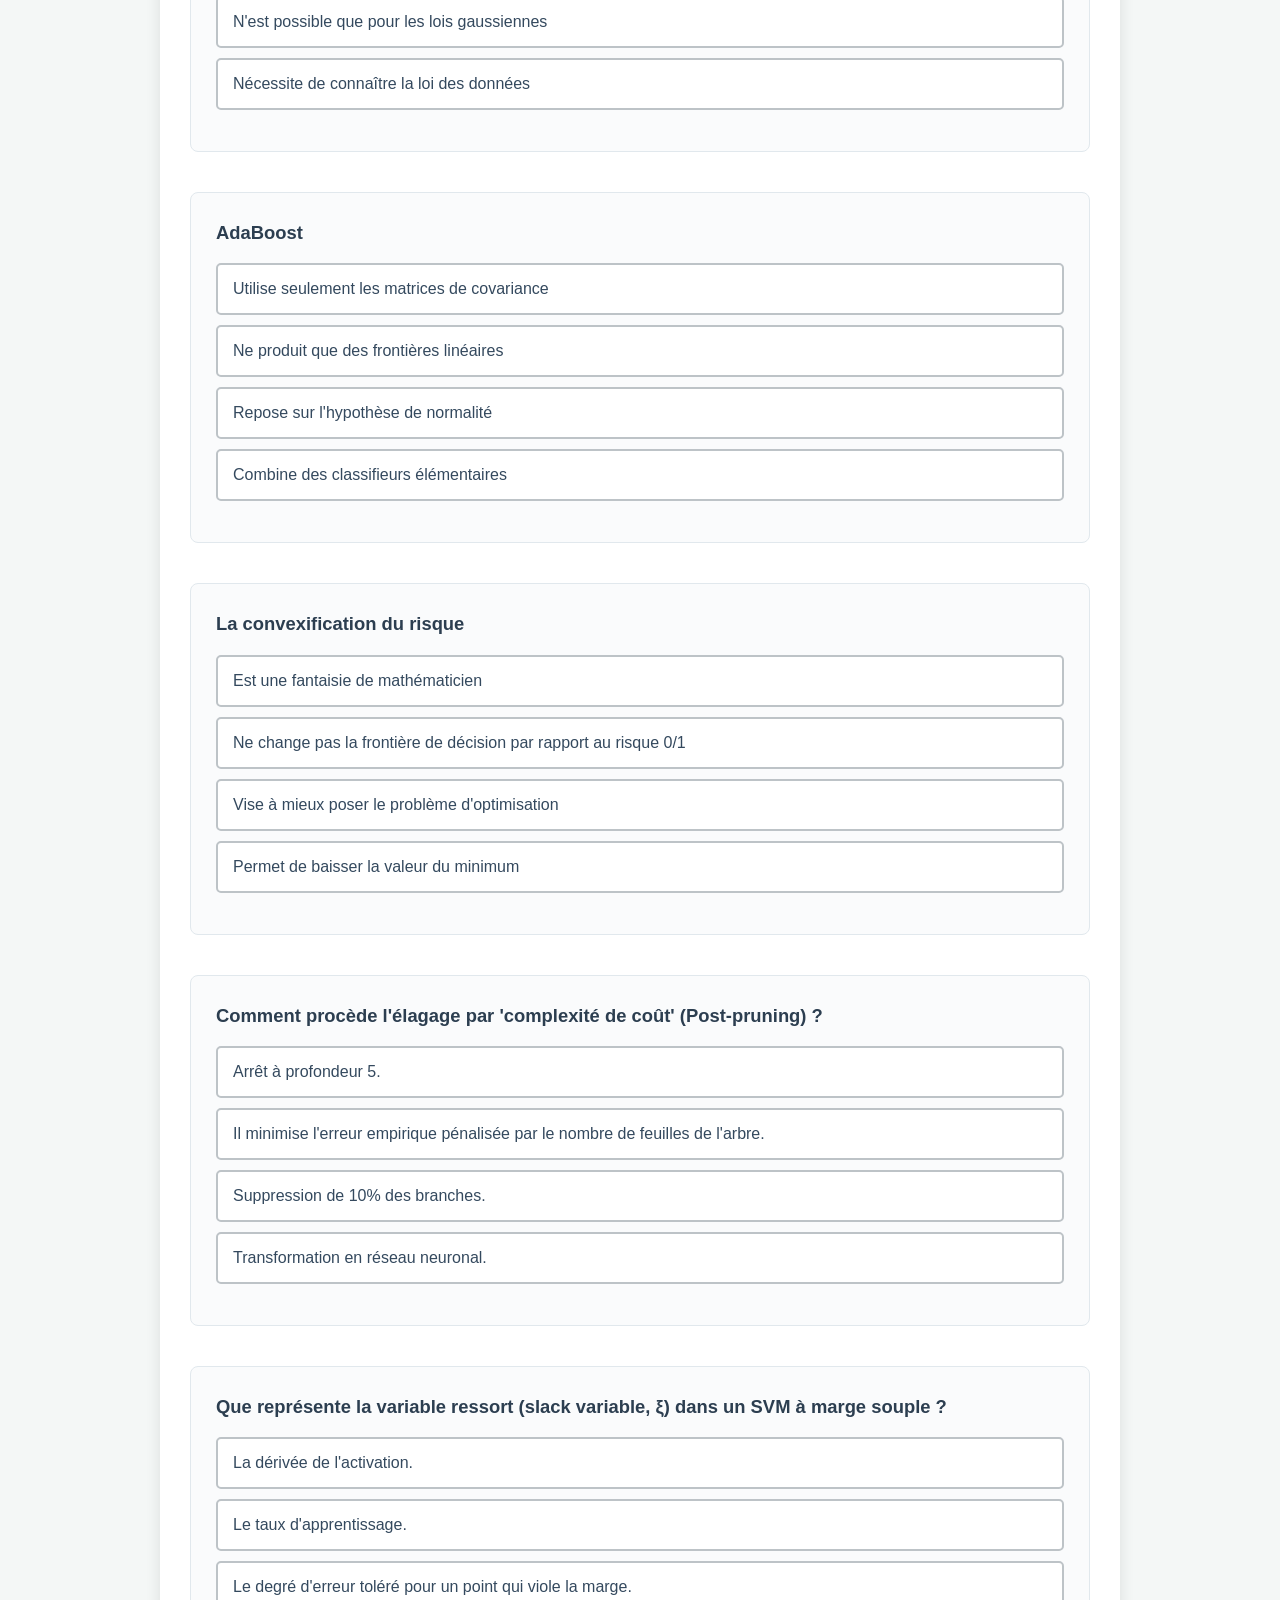
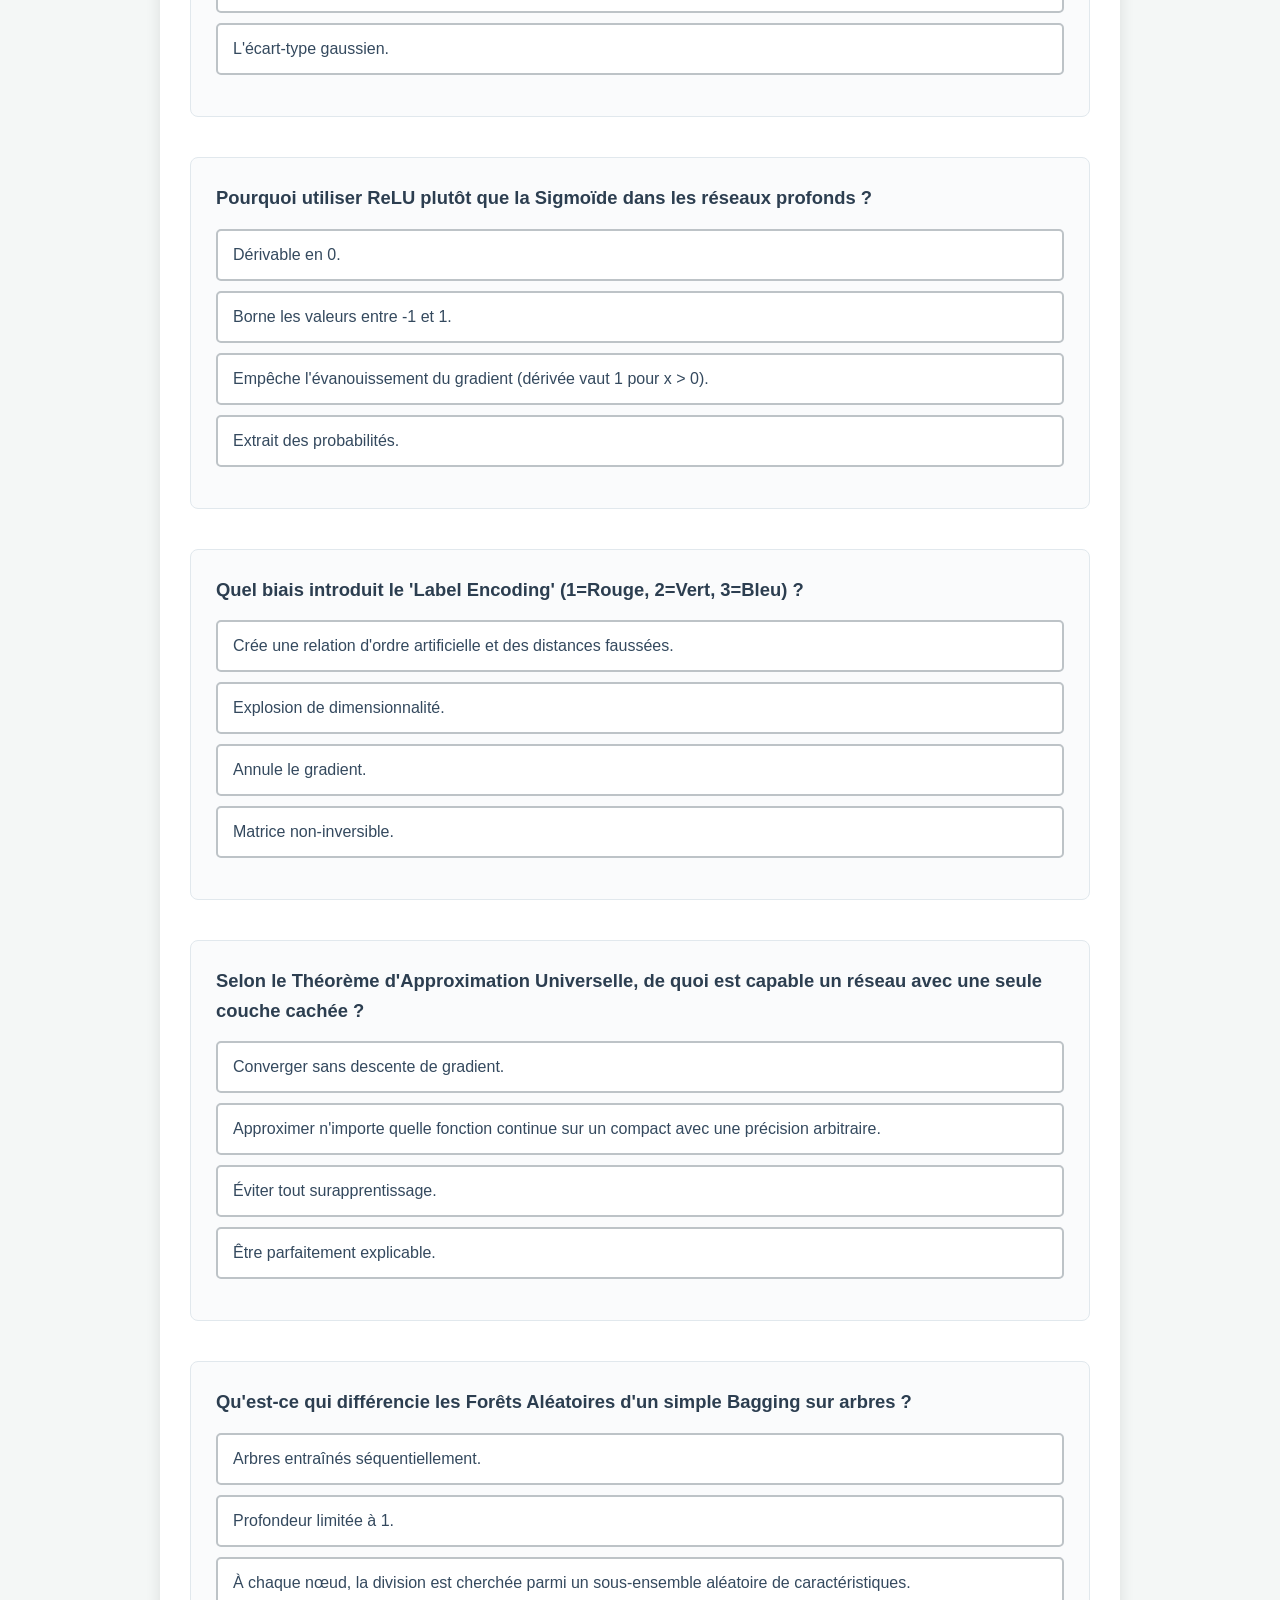
<file: Cours/QCM-ensta-17-03-2026.html>
<!DOCTYPE html>
<html lang="fr">
<head>
    <meta charset="UTF-8">
    <meta name="viewport" content="width=device-width, initial-scale=1.0">
    <title>Examen : IA et Machine Learning
    </title>
    <style>
        body { font-family: 'Segoe UI', Tahoma, Geneva, Verdana, sans-serif; background-color: #f4f7f6; color: #333; line-height: 1.6; padding: 20px; margin: 0; }
        .container { max-width: 900px; margin: 0 auto; background: #fff; padding: 30px; border-radius: 8px; box-shadow: 0 4px 15px rgba(0,0,0,0.1); }
        h1 { color: #2c3e50; text-align: center; font-size: 2.2em; margin-bottom: 5px; }
        .subtitle { text-align: center; color: #7f8c8d; margin-bottom: 25px; font-style: italic; }
        
        #top-bar { position: sticky; top: 0; background: #2c3e50; color: white; padding: 15px 20px; border-radius: 5px; display: flex; justify-content: space-between; align-items: center; z-index: 1000; box-shadow: 0 4px 6px rgba(0,0,0,0.1); margin-bottom: 30px; }
        .stat-box { font-size: 1.2em; font-weight: bold; }
        #timer { color: #f1c40f; }
        .warning-time { color: #e74c3c !important; animation: blink 1s infinite; }
        @keyframes blink { 50% { opacity: 0.5; } }
        
        .question-block { margin-bottom: 40px; padding: 25px; border: 1px solid #e1e8ed; border-radius: 8px; background-color: #fafbfc; }
        .question { font-size: 1.15em; font-weight: bold; margin-bottom: 15px; color: #2c3e50; }
        .options { list-style-type: none; padding: 0; }
        .options li { margin-bottom: 10px; }
        .btn { display: block; width: 100%; padding: 15px; background: #fff; border: 2px solid #bdc3c7; border-radius: 5px; cursor: pointer; text-align: left; font-size: 1em; transition: all 0.2s; color: #34495e; }
        .btn:hover:not(:disabled) { background: #eef2f5; border-color: #95a5a6; }
        
        .btn.correct { background: #FFFFFF !important; border-color: #777777 !important; color: #777777 !important; }
        .btn.wrong { background: #FFFFFF !important; border-color: #777777 !important; color: #777777 !important; }
        .btn:disabled { background: #FFFFFF !important; border-color: #777777 !important; color: #777777 !important;  }
        
        .rationale { margin-top: 20px; padding: 15px; background: #e8f4f8; border-left: 5px solid #3498db; display: none; font-size: 0.95em; color: #2980b9; border-radius: 0 4px 4px 0; }
        .feedback-title { display: block; font-size: 1.1em; margin-bottom: 8px; }
        
        #finish-btn { display: block; width: 100%; padding: 15px; font-size: 1.2em; font-weight: bold; background: #3498db; color: white; border: none; border-radius: 5px; cursor: pointer; margin-top: 20px; transition: 0.3s; }
        #finish-btn:hover { background: #2980b9; }

        #modal-overlay { display: none; position: fixed; top: 0; left: 0; width: 100%; height: 100%; background: rgba(0,0,0,0.8); z-index: 2000; justify-content: center; align-items: center; }
        #modal-content { background: white; padding: 40px; border-radius: 10px; text-align: center; max-width: 500px; width: 90%; }
        #modal-content h2 { color: #2c3e50; margin-top: 0; }
        #final-score-display { font-size: 3em; font-weight: bold; color: #2ecc71; margin: 20px 0; }
        .input-group { margin: 20px 0; text-align: left; }
        .input-group input { width: 100%; padding: 12px; font-size: 1em; border: 1px solid #ccc; border-radius: 5px; box-sizing: border-box; }
        
        #send-email-btn { display: inline-block; background: #2ecc71; color: white; padding: 15px 25px; text-decoration: none; font-weight: bold; border-radius: 5px; font-size: 1.1em; pointer-events: none; opacity: 0.5; transition: 0.3s; border: none; cursor: pointer; width: 100%;}
        #send-email-btn.active { pointer-events: auto; opacity: 1; }
        #send-email-btn.active:hover { background: #27ae60; }
    </style>
</head>
<body>

<div class="container">
    <h1>Examen : IA & Machine Learning</h1>
    <div class="subtitle">Ce test est chronométré. Une fois le temps écoulé, le formulaire sera verrouillé.</div>

    <div class="subtitle" style="color: #e74c3c;"> ATTENTION : UNE RÉPONSE NE PEUT PAS ÊTRE MODIFIÉE. </div>
    <div class="subtitle" style="color: #e74c3c;"> UNE FOIS LE TEST TERMINÉ, CLIQUER SUR  Terminer l'évaluation </div>
    
    <div id="top-bar">
        <div class="stat-box">Score actuel : <span id="score">0</span> / 40</div>
        <div class="stat-box" id="timer">Temps restant : Calcul en cours...</div>
    </div>
    
    <div id="quiz"></div>
    
    <button id="finish-btn" onclick="endQuiz(false)">Terminer l'évaluation</button>
</div>

<div id="modal-overlay">
    <div id="modal-content">
        <h2 id="modal-title">Évaluation terminée !</h2>
        <p>Votre score final est de :</p>
        <div id="final-score-display">0 / 40</div>
        
        <div class="input-group">
            <label for="student-name"><strong>Veuillez entrer votre Prénom et Nom :</strong></label>
            <input type="text" id="student-name" placeholder="Ex: Jean Dupont" oninput="updateMailBtn()">
        </div>

        <button id="send-email-btn" onclick="envoyerResultat()">Envoyer ma note au professeur</button>
        <div id="statut-envoi" style="margin-top: 15px; font-weight: bold; font-size: 1.1em;"></div>
    </div>
</div>

<script>
// =========================================================================
// 1. VÉRIFICATION ANTI-TRICHE
// =========================================================================
if (localStorage.getItem('examen_ia_termine') === 'true') {
    document.body.innerHTML = `
        <div class="container" style="text-align: center; margin-top: 50px;">
            <h2 style="color: #e74c3c;">⚠️ Examen déjà validé</h2>
            <p>Vous avez déjà soumis vos réponses pour cet examen. Il n'est pas possible de le repasser.</p>
        </div>
    `;
    throw new Error("Arrêt du script : l'étudiant a déjà passé l'examen.");
}

// =========================================================================
// 2. CONFIGURATION GÉNÉRALE
// =========================================================================
const URL_API_ENVOI = "https://formspree.io/f/xkovazwb"; 
const TIME_LIMIT_MINUTES = 25;

  const quizData = [
      { q: "Que signifie l'acronyme PAC dans la théorie de l'apprentissage (Valiant, 1984) ?",
        opts: ["Predictive Algorithm Classification",
               "Probably Approximately Correct",
               "Principal Analysis Components",
               "Polynomial Approximation Curve"],
        ans: 1, exp: "Réponse enregistrée" },
      
      { q: "Pourquoi n'est-il pas possible de mettre en oeuvre directement le prédicteur de Bayes ?",
        opts: ["Parce que les données ne sont pas Gaussienne",
               "Parce que la loi des données est inconnue",
               "Parce que les frontières de décision sont non-linéaires",
               "Parce qu'il faudrait une quantité infinie de données d'apprentissage"],
        ans: 1, exp: "Réponse enregistrée" },
      
      { q: "Pour la méthode LDA",
        opts: ["Les frontières de décision sont quadratiques",
               "On suppose les covariances différentes entre les classes",
               "Les frontières de décision sont linéaires",
               "On minimise le rique empirique 0/1"],
        ans: 2, exp: "Réponse enregistrée" },
      
      { q: "La minimisation du risque empirique",
        opts: ["Conduit toujours à la minimisation du risque de généralisation",
               "Impose de connaître la loi des données",
               "Est une manière d'estimer le risque à partir des données",
               "Conduit toujours à un nombre d'erreur nul sur l'ensemble d'entraînement"],
        ans: 2, exp: "Réponse enregistrée" },
      
      { q: "Une régularisation de la minimisation du risque empirique",
        opts: ["Permet de rendre l'estimation sans biais",
               "Impose de connaître la loi des données",
               "Est nécessaire pour limiter le surapprentissage",
               "Conduit à un nombre d'erreur nul sur l'ensemble d'entraînement"],
        ans: 2, exp: "Réponse enregistrée" },
      
      
      { q: "Le sous apprentissage se produit ",
        opts: ["Lorsque les données d'apprentissage sont gaussiennes",
               "Lorsque le modèle utilisé pour la prédiction est trop simple",
               "Lorsque le modèle utilisé pour la prédiction est trop complexe",
               "Lorsque le nombre d'étiquettes est supérieur à deux"],
        ans: 1, exp: "Réponse enregistrée" },
      
      
      { q: "Le surapprentissage ",
        opts: [ "Peut se produire avec la méthode des plus proches voisins (k-NN)",
                "Ne concerne que les méthodes qui minimisent un risque empirique",
                "Ne concerne que les problèmes de régression",
                "Ne concerne que les problèmes de classification"],
        ans: 0, exp: "Réponse enregistrée" },
      
      
      { q: "La minimisation du rique empirique",
        opts: [ "Minimise aussi le risque de généralisation",
                "Peut donner un risque empirique nul et un risque de généralisation grand",
                "Ne concerne que les problèmes de régression",
                "Ne concerne que les problèmes de classification"],
        ans: 1, exp: "Réponse enregistrée" },
      
      
      { q: "En grande dimension ",
        opts: [ "La notion de distance devient plus pertinente pour la classification",
                "Les données sont linéairement séparables",
                "L'impact du bruit devient négligeable",
                "Les exemples de l'ensemble d'entraînement sont tous éloignés les uns des autres"],
        ans: 3, exp: "Réponse enregistrée" },
      
      
      { q: "En grande dimension - ",
        opts: [ "La notion de distance n'est plus pertinente pour la classification",
                "Les lois gaussiennes sont très concentrées autour de leur moyenne",
                "L'impact du bruit devient négligeable",
                "L'estimation de la matrice de covariance est fiable"],
        ans: 0, exp: "Réponse enregistrée" },
      
      
      { q: "L'Analyse en Composantes Principales ",
        opts: [ "Est une méthode d'apprentissage supervisé",
                "Est une méthode de réduction de dimension",
                "Ne fonctionne pas pour les lois gaussiennes",
                "Nécessite de connaître la loi des données"],
        ans: 1, exp: "Réponse enregistrée" },
      
      
      { q: "En réduction de dimension, la sélection de composantes du vecteur de caractéristiques par filtrage",
        opts: [ "Peut utiliser le critère de Gini",
                "Peut utiliser la corrélation",
                "N'est possible que pour les lois gaussiennes",
                "Nécessite de connaître la loi des données"],
        ans: 1, exp: "Réponse enregistrée" },
      
      
      { q: "En réduction de dimension, la sélection du meilleur sous ensemble de composantes du vecteur de caractéristiques",
        opts: [ "Se heurte à un problème de complexité",
                "A les mêmes performances qu'une sélection variable par variable",
                "Peut utiliser le critère de Gini",
                "Se réduit toujours à  de l'ACP"],
        ans: 0, exp: "Réponse enregistrée" },
      
      
      { q: "La convexification du risque",
        opts: [ "Est une fantaisie de mathématicien",
                "Ne change pas la frontière de décision par rapport au risque 0/1",
                "Vise à mieux poser le problème d'optimisation",
                "Permet de baisser la valeur du minimum"],
        ans: 2, exp: "Réponse enregistrée" },
      
      
      { q: "Dans une SVM ",
        opts: [ "La marge est maximisée",
                "Tous les exemples de l'ensemble d'entraînement contribuent à la solution",
                "La marge est minimisée",
                "L'apprentissage ne requière aucun calcul"],
        ans: 0, exp: "Réponse enregistrée" },
      
      
      { q: "AdaBoost",
        opts: [ "Utilise seulement les matrices de covariance",
                "Ne produit que des frontières linéaires",
                "Repose sur l'hypothèse de normalité",
                "Combine des classifieurs élémentaires"],
        ans: 3, exp: "Réponse enregistrée" },
      
      
      { q: "AdaBoost",
        opts: [ "Utilise une convexification logit du risque",
                "Ne produit que des frontières non linéaires",
                "Utilise une convexification exponentielle du risque",
                "Repose sur l'hypothèse de normalité"],
        ans: 2, exp: "Réponse enregistrée" },
      
      
      { q: "K-means",
        opts: [ "Utilise une convexification logit du risque",
                "Ne produit que des frontières non linéaires",
                "Est un algorithme supervisé",
                "Est un algorithme non supervisé"],
        ans: 3, exp: "Réponse enregistrée" },
      
      
      { q: "La régression polynomiale",
        opts: [ "Est un algorithme non supervisé",
                "Est une méthode linéaire en ses paramètres",
                "Est un algorithme glouton",
                "Est une méthode de sélection de variable"],
        ans: 1, exp: "Réponse enregistrée" },
      
      
      { q: "Pourquoi est-il mathématiquement difficile de minimiser directement le 'Risque Naturel' (Coût 0-1) ?",
        opts: ["Parce que la fonction indicatrice est non-convexe et sa dérivée est nulle presque partout.",
               "Parce qu'elle demande de connaître la loi de probabilité de l'univers.",
               "Parce qu'elle requiert une dimension VC infinie.",
               "Parce qu'elle provoque un sous-apprentissage."],
        ans: 0, exp: "Réponse enregistrée" },
      
      { q: "Quelle est la caractéristique principale de la régularisation LASSO (L1) par rapport à Ridge (L2) ?",
      opts: ["Elle empêche le surapprentissage sans annuler de variables.",
             "Elle favorise la parcimonie en annulant exactement certains coefficients.",
             "Elle transforme un problème non-convexe en un problème convexe.",
             "Elle ne s'applique qu'aux classifications."],
        ans: 1, exp: "Réponse enregistrée" },
      
      { q: "Dans la régression Ridge, l'ajout du terme λI à la matrice X^T X permet de :",
        opts: ["Rendre la matrice toujours inversible.",
               "Annuler les caractéristiques redondantes.",
               "Transformer la régression en classification.",
               "Réduire le temps de calcul."],
        ans: 0, exp: "Réponse enregistrée" },
      
      { q: "Dans une classification QDA, qu'est-ce qui génère la forme quadratique des frontières ?",
        opts: ["L'utilisation d'un noyau polynomial.",
               "Le fait de supposer que chaque classe possède sa propre matrice de covariance.",
               "La minimisation d'une MSE.",
               "L'utilisation de la distance de Mahalanobis."],
        ans: 1, exp: "Réponse enregistrée" },
      
      { q: "Quel est le principal inconvénient de l'algorithme k-NN en haute dimension ?",
        opts: ["Il nécessite des arbres profonds.",
               "Il ne trace pas de frontières non-linéaires.",
               "Il subit la malédiction de la dimension : tout le monde devient éloigné de tout le monde.",
               "Les données doivent être linéairement séparables."],
        ans: 2, exp: "Réponse enregistrée" },
      
      { q: "Dans une SVM, quel rôle jouent les 'vecteurs de support' ?",
        opts: ["Ce sont les barycentres des classes.",
               "Ce sont les points situés sur ou dans la marge, définissant l'hyperplan.",
               "Ce sont les composantes de l'ACP.",
               "Ce sont les points les plus éloignés de la frontière."],
        ans: 1, exp: "Réponse enregistrée" },
      
      { q: "Que représente la variable ressort (slack variable, ξ) dans un SVM à marge souple ?",
        opts: ["La dérivée de l'activation.",
               "Le taux d'apprentissage.",
               "Le degré d'erreur toléré pour un point qui viole la marge.",
               "L'écart-type gaussien."],
        ans: 2, exp: "Réponse enregistrée" },
      
      { q: "Quel est l'intérêt fondamental de l''Astuce du Noyau' (Kernel Trick) ?",
        opts: ["Accélérer la lecture du disque.",
               "Éviter d'avoir à calculer explicitement les coordonnées des points dans l'espace de redescription.",
               "Supprimer les outliers.",
               "Transformer un problème non-supervisé en supervisé."],
        ans: 1, exp: "Réponse enregistrée" },
      
      { q: "Que permet de réaliser l'algorithme Kernel PCA par rapport à l'ACP classique ?",
        opts: ["Une réduction de dimensionnalité non-linéaire.",
               "Une classification avec marge maximale.",
               "L'estimation de mélanges gaussiens.",
               "Le tri de la base."],
        ans: 0, exp: "Réponse enregistrée" },
      
      { q: "Dans l'algorithme CART, que mesure l'impureté de Gini ?",
        opts: ["La profondeur de l'arbre.",
               "La distance inter-nœuds.",
               "La probabilité de mal classer un exemple tiré au hasard selon la distribution locale.",
               "La variance du gradient."],
        ans: 2, exp: "Réponse enregistrée" },
      
      { q: "Comment procède l'élagage par 'complexité de coût' (Post-pruning) ?",
        opts: ["Arrêt à profondeur 5.",
               "Il minimise l'erreur empirique pénalisée par le nombre de feuilles de l'arbre.",
               "Suppression de 10% des branches.",
               "Transformation en réseau neuronal."],
        ans: 1, exp: "Réponse enregistrée" },
      
      { q: "Qu'est-ce qui différencie les Forêts Aléatoires d'un simple Bagging sur arbres ?",
        opts: ["Arbres entraînés séquentiellement.",
               "Profondeur limitée à 1.",
               "À chaque nœud, la division est cherchée parmi un sous-ensemble aléatoire de caractéristiques.",
               "Utilisation de l'Entropie."],
        ans: 2, exp: "Réponse enregistrée" },
      
      { q: "Selon le Théorème d'Approximation Universelle, de quoi est capable un réseau avec une seule couche cachée ?",
        opts: ["Converger sans descente de gradient.",
               "Approximer n'importe quelle fonction continue sur un compact avec une précision arbitraire.",
               "Éviter tout surapprentissage.",
               "Être parfaitement explicable."],
        ans: 1, exp: "Réponse enregistrée" },
      
      { q: "Quel calcul mathématique fonde la Rétropropagation du Gradient ?",
        opts: ["Inversion Hessienne.",
               "Transformée de Fourier.",
               "L'application récursive de la règle de la chaîne (chain rule) des dérivées.",
               "Inégalité de Jensen."],
        ans: 2, exp: "Réponse enregistrée" },
      
      { q: "Pourquoi utiliser ReLU plutôt que la Sigmoïde dans les réseaux profonds ?",
        opts: ["Dérivable en 0.",
               "Borne les valeurs entre -1 et 1.",
               "Empêche l'évanouissement du gradient (dérivée vaut 1 pour x > 0).",
               "Extrait des probabilités."],
        ans: 2,  exp: "Réponse enregistrée" },
      
      
      { q: "L'Aire Sous la Courbe ROC (AUC) possède une équivalence probabiliste. Laquelle ?",
        opts: ["Probabilité qu'un FP soit un VN.",
               "Espérance de l'erreur absolue.",
               "Probabilité qu'un exemple positif tiré au hasard reçoive un score plus élevé qu'un exemple négatif aléatoire.",
               "Dérivée de l'erreur de Bayes."],
        ans: 2,  exp: "Réponse enregistrée" },
      
      { q: "Pourquoi la standardisation (Z-score) est-elle cruciale pour la Régularisation Ridge/Lasso ?",
        opts: ["Équilibrer les classes.",
               "Éviter que la régularisation ne pénalise injustement les variables à petite échelle (qui nécessitent de gros poids).",
               "Supprimer les outliers.",
               "Convertir en catégories."],
        ans: 1,   exp: "Réponse enregistrée" },
      
      { q: "Quel biais introduit le 'Label Encoding' (1=Rouge, 2=Vert, 3=Bleu) ?",
        opts: ["Crée une relation d'ordre artificielle et des distances faussées.",
               "Explosion de dimensionnalité.",
               "Annule le gradient.",
               "Matrice non-inversible."],
        ans: 0,   exp: "Réponse enregistrée" },
      
      { q: "Pour une fonction strictement convexe, que garantit ∇f(x) = 0 ?",
        opts: ["Point selle.",
               "Minimum global unique.",
               "Hessienne nulle.",
               "Divergence."],
        ans: 1,   exp: "Réponse enregistrée" },
      
      { q: "L'optimiseur 'Adam' combine deux concepts :",
        opts: ["Inertie (Momentum) et taux d'apprentissage adaptatif par paramètre (RMSProp).",
               "Norme L1 et L2.",
               "Grid et Random Search.",
               "Entropie et MSE."],
        ans: 0, exp: "Réponse enregistrée" },
      
      { q: "Quel est le but d'un 'K-Fold Stratifié' ?",
        opts: ["Accélérer le calcul.",
               "Forcer chaque bloc à respecter rigoureusement la distribution d'origine des classes.",
               "Autoriser le chevauchement.",
               "Remplacer par le Bootstrap."],
        ans: 1, exp: "Réponse enregistrée" },


    // { q: "Quelle est la définition de la Dimension de Vapnik-Chervonenkis (VC) ?",
    //   opts: ["Le nombre minimum d'exemples nécessaires pour entraîner le modèle.",
    //          "La taille du plus grand ensemble de points que la classe d'hypothèses peut 'pulvériser'.",
    //          "Le nombre de paramètres du modèle.",
    //          "La dimension de l'espace des caractéristiques (d)."],
    //   ans: 1, exp: "C'est une mesure de l'expressivité du modèle. Si la dimension VC est infinie, le risque de surapprentissage est total." },

        // { q: "En haute dimension (Deep Learning), quel est le piège topologique le plus fréquent pour le gradient ?",
    //   opts: ["Minima locaux stricts.",
    //          "Points selles (minimum dans une direction, maximum dans l'autre).",
    //          "Bifurcations.",
    //          "Espaces projectifs."],
    //   ans: 1, exp: "La probabilité d'avoir un vrai minimum local est infime par rapport à la probabilité d'avoir une 'selle'." },

    
    // { q: "Pourquoi le 'Random Search' est-il souvent supérieur au 'Grid Search' ?",
    //   opts: ["Moins de code.",
    //          "Explore un nombre de valeurs distinctes beaucoup plus grand pour les hyperparamètres réellement importants.",
    //          "Garantit l'optimum global.",
    //          "Calcule le gradient."],
    //   ans: 1, exp: "Pour N essais, la grille teste plusieurs fois la même valeur sur un axe, alors que l'aléatoire teste N valeurs distinctes." },

    // { q: "Pourquoi la Validation Croisée K-Fold aléatoire est-elle une faute en Séries Temporelles ?",
    //   opts: ["Pas de variance.",
    //          "Provoque une fuite de données (Data Leakage) : entraîne sur le futur pour prédire le passé.",
    //          "Incompatible avec ARIMA.",
    //          "Supprime la stationnarité."],
    //   ans: 1, exp: "Le temps est unidirectionnel. Il faut utiliser une méthode de 'Backtesting' (fenêtre glissante)." },

    // { q: "Dans ARIMA(p,d,q), à quoi correspond le paramètre 'd' ?",
    //   opts: ["Jours de décalage.",
    //          "Erreur tolérée.",
    //          "Nombre de différenciations nécessaires pour rendre la série stationnaire.",
    //          "Couche cachée."],
    //   ans: 2, exp: "Si une série a une tendance linéaire, une différenciation d'ordre 1 (Y_t - Y_{t-1}) la rendra stationnaire." },

    // { q: "Pour utiliser des CNN sur des séries temporelles (TCN), quelle technique augmente la mémoire du passé ?",
    //   opts: ["Pooling spatial.",
    //          "Convolutions Causales et Dilatées.",
    //          "Encodeur-Décodeur.",
    //          "Positional Encoding."],
    //   ans: 1, exp: "La dilatation (sauter des points) agrandit le champ récepteur pour capter les dépendances lointaines sans exploser les calculs." },

    // { q: "Au-delà des RNN, quel est l'intérêt de l'Attention pour les séries temporelles ?",
    //   opts: ["Compresse en scalaire.",
    //          "Connecte directement chaque pas de temps à tous les autres, supprimant le goulot séquentiel.",
    //          "Remplace la normalisation.",
    //          "Force un processus de Markov."],
    //   ans: 1, exp: "Le chemin entre deux informations temporelles est de longueur O(1), peu importe la distance qui les sépare !" },

    // { q: "Lors du Gradient Boosting, que cherche à prédire le nouvel arbre ajouté ?",
    //   opts: ["L'étiquette originale (y).",
    //          "Le pseudo-résidu (gradient négatif de la perte).",
    //          "L'incertitude du modèle précédent.",
    //          "La moyenne mobile."],
    //   ans: 1, exp: "On effectue une descente de gradient dans l'espace des fonctions en apprenant à corriger l'erreur du modèle précédent." },

    
    // { q: "Dans un CNN, quel est l'intérêt du 'partage des poids' (filtre glissant) ?",
    //   opts: ["Garantir l'invariance aux translations spatiales et réduire les paramètres.",
    //          "Générer des images.",
    //          "Ajouter une position absolue.",
    //          "Créer un auto-encodeur."],
    //   ans: 0, exp: "Si un réseau apprend une forme en haut à gauche, le filtre saura aussi la reconnaître en bas à droite." },

    // { q: "Quel mécanisme permet aux LSTM de résoudre l'oubli à long terme des RNN ?",
    //   opts: ["Pooling spatial.",
    //          "Auto-Attention.",
    //          "Un système de 'portes' (Forget, Input, Output) qui protège un flux d'information (Cell State).",
    //          "Régularisation LASSO temporelle."],
    //   ans: 2, exp: "Le 'Cell State' est une autoroute d'information temporelle, régulée par des portes différentiables." },

    // { q: "Dans les Transformers, à quoi sert l'Encodage Positionnel ?",
    //   opts: ["Compresser en patchs.",
    //          "Réintroduire l'ordre des mots, car l'Auto-Attention lit toute la phrase simultanément.",
    //          "Normaliser le gradient.",
    //          "Détecter les anomalies."],
    //   ans: 1, exp: "Sans cela, le Transformer considérerait la phrase comme un 'sac de mots' désordonné." },

    // { q: "Comment fonctionne la méthode LIME pour expliquer une boîte noire ?",
    //   opts: ["Extrait les poids d'une couche.",
    //          "Entraîne un modèle simple (ex: régression linéaire) localement, sur des échantillons perturbés.",
    //          "Calcule l'intégrale sous ROC.",
    //          "Applique Lance-Williams."],
    //   ans: 1, exp: "LIME part du principe que toute frontière, aussi complexe soit-elle, peut être approximée localement par un hyperplan." },

    // { q: "Quelle propriété issue de la Théorie des Jeux rend les valeurs SHAP 'uniques' ?",
    //   opts: ["La somme des contributions équivaut exactement à la différence entre la prédiction et l'espérance globale.",
    //          "S'exécute en O(log N).",
    //          "Transforme le modèle en Arbre.",
    //          "Empêche le surapprentissage."],
    //   ans: 0, exp: "C'est la propriété d'additivité stricte. Cela fait des valeurs de Shapley la seule distribution 'juste' du poids des variables." },

    // { q: "En non supervisé, que garantit l'algorithme EM à chaque itération ?",
    //   opts: ["L'optimum global de la vraisemblance.",
    //          "Que la log-vraisemblance incomplète ne peut pas décroître (croissance monotone).",
    //          "L'inversibilité de la covariance.",
    //          "Définit le K optimal."],
    //   ans: 1, exp: "La preuve repose sur l'inégalité de Jensen : l'étape E construit une borne inférieure (énergie libre) maximisée à l'étape M." },

    // { q: "Quel objet mathématique est au centre du Clustering Spectral ?",
    //   opts: ["Le Laplacien de graphe (construit à partir des similarités).",
    //          "Le filtre de Kalman.",
    //          "Le processus gaussien.",
    //          "Le VAE."],
    //   ans: 0, exp: "L'algorithme extrait les premiers vecteurs propres de cette matrice Laplacienne pour projeter les données." },

    // { q: "Pourquoi le t-SNE utilise-t-il une distribution de Student dans l'espace réduit ?",
    //   opts: ["Pour accélérer le calcul.",
    //          "Pour éviter le problème d'écrasement (crowding problem) inhérent à la réduction de dimension.",
    //          "C'est la seule loi différentiable.",
    //          "Pour interpoler les valeurs."],
    //   ans: 1, exp: "La loi de Student ayant des queues lourdes, elle espace artificiellement les clusters dans l'espace 2D." },

    // { q: "Dans un contexte médical où manquer un malade (Faux Négatif) est inacceptable, quelle métrique maximiser ?",
    //   opts: ["La Précision",
    //          "La Spécificité",
    //          "Le Rappel (Sensibilité)",
    //          "L'Exactitude"],
    //   ans: 2, exp: "Le Rappel = VP / (VP + FN). Le maximiser force les Faux Négatifs à tendre vers zéro." },

    // { q: "Pourquoi le F1-Score utilise-t-il la moyenne HARMONIQUE ?",
    //   opts: ["Plus facile à dériver.",
    //          "Pénalise lourdement les modèles ayant une valeur extrême (ex: 100% rappel, 0% précision).",
    //          "Dépasse la valeur de 1.",
    //          "Gère les valeurs négatives."],
    //   ans: 1, exp: "La moyenne arithmétique de 1 et 0 donne 0.5. Leur moyenne harmonique donne 0, révélant l'inutilité du modèle." }
    
];

  
// Mélange des questions
quizData.sort(() => Math.random() - 0.5);

// Mise à jour de l'affichage initial du score
document.querySelector('.stat-box').innerHTML = `Score actuel : <span id="score">0</span> / ${quizData.length}`;

// =========================================================================
// 3. GESTION ROBUSTE DU CHRONOMÈTRE (Survit au F5)
// =========================================================================
let timeRemaining = 0;
let tempsFinPrevu = localStorage.getItem('examen_ia_fin_temps');

if (!tempsFinPrevu) {
    // Si c'est la toute première ouverture, on calcule l'heure exacte de fin
    tempsFinPrevu = Date.now() + (TIME_LIMIT_MINUTES * 60 * 1000);
    localStorage.setItem('examen_ia_fin_temps', tempsFinPrevu);
}

// Calcule les secondes restantes
timeRemaining = Math.floor((tempsFinPrevu - Date.now()) / 1000);

let timerInterval;
let quizLocked = false;
let score = 0;

const quizContainer = document.getElementById('quiz');
const scoreDisplay = document.getElementById('score');
const timerDisplay = document.getElementById('timer');

// Si l'étudiant a quitté la page et revient après l'heure de fin
if (timeRemaining <= 0) {
    timeRemaining = 0;
    setTimeout(() => endQuiz(true), 500); 
}

function startTimer() {
    timerInterval = setInterval(() => {
        if(quizLocked) return;
        
        // On recalcule constamment par rapport à l'heure réelle
        timeRemaining = Math.floor((tempsFinPrevu - Date.now()) / 1000);
        
        if (timeRemaining <= 0) {
            timeRemaining = 0;
            timerDisplay.innerText = "Temps écoulé !";
            endQuiz(true);
            return;
        }

        let minutes = Math.floor(timeRemaining / 60);
        let seconds = timeRemaining % 60;
        
        let timeString = `Temps restant : ${minutes}:${seconds < 10 ? '0'+seconds : seconds}`;
        timerDisplay.innerText = timeString;
        
        if(timeRemaining <= 60) {
            timerDisplay.classList.add('warning-time');
        }
    }, 1000);
}

// Empêcher l'étudiant de fermer la page par erreur
window.addEventListener('beforeunload', function (e) {
    if (!quizLocked) {
        e.preventDefault();
        e.returnValue = ''; 
    }
});

// =========================================================================
// 4. GÉNÉRATION DES QUESTIONS
// =========================================================================
quizData.forEach((item, index) => {
    const questionBlock = document.createElement('div');
    questionBlock.className = 'question-block';
    
    const questionTitle = document.createElement('div');
    questionTitle.className = 'question';
    questionTitle.innerText = item.q;
    questionBlock.appendChild(questionTitle);
    
    const optionsList = document.createElement('ul');
    optionsList.className = 'options';
    
    const rationaleDiv = document.createElement('div');
    rationaleDiv.className = 'rationale';

    item.opts.forEach((opt, optIndex) => {
        const li = document.createElement('li');
        const btn = document.createElement('button');
        btn.className = 'btn';
        btn.innerText = opt;
        
        btn.onclick = () => {
            if(quizLocked) return; 
            
            const allBtns = optionsList.querySelectorAll('.btn');
            allBtns.forEach(b => b.disabled = true);
            
            let feedbackHTML = "";
            
            if(optIndex === item.ans) {
                btn.classList.add('correct');
                score++;
                scoreDisplay.innerText = score;
                feedbackHTML = "<span class='feedback-title' style='color: #bbbbbb;'>✅</span>";
            } else {
                btn.classList.add('wrong');
                allBtns[item.ans].classList.add('correct');
                feedbackHTML = "<span class='feedback-title' style='color: #bbbbbb;'>✅</span>";
            }
            
            rationaleDiv.innerHTML = `${feedbackHTML}<strong></strong> ${item.exp}`;
            rationaleDiv.style.display = 'block';
        };
        
        li.appendChild(btn);
        optionsList.appendChild(li);
    });
    
    questionBlock.appendChild(optionsList);
    questionBlock.appendChild(rationaleDiv);
    quizContainer.appendChild(questionBlock);
});

// Démarrer le chronomètre
startTimer();

// =========================================================================
// 5. FONCTIONS DE FIN ET D'ENVOI
// =========================================================================
function endQuiz(isTimeOut) {
    localStorage.setItem('examen_ia_termine', 'true');
    
    quizLocked = true;
    clearInterval(timerInterval);
    
    const allBtns = document.querySelectorAll('.btn');
    allBtns.forEach(b => b.disabled = true);
    
    document.getElementById('modal-overlay').style.display = 'flex';
    document.getElementById('final-score-display').innerText = `${score} / ${quizData.length}`;
    
    if(isTimeOut) {
        document.getElementById('modal-title').innerText = "Temps écoulé !";
        document.getElementById('modal-title').style.color = "#777777";
    }
}

function updateMailBtn() {
    const name = document.getElementById('student-name').value.trim();
    const mailBtn = document.getElementById('send-email-btn');
    
    if(name.length > 2) {
        mailBtn.classList.add('active');
    } else {
        mailBtn.classList.remove('active');
    }
}

function envoyerResultat() {
    const name = document.getElementById('student-name').value.trim();
    if(name.length <= 2) return; 

    const mailBtn = document.getElementById('send-email-btn');
    const statutDiv = document.getElementById('statut-envoi');

    mailBtn.innerText = "Envoi en cours ⏳...";
    mailBtn.style.pointerEvents = "none";
    mailBtn.style.opacity = "0.7";

    const donneesExamen = {
        "Étudiant": name,
        "Score Obtenu": score,
        "Total Possible": quizData.length,
        "Sujet": `Résultat Examen IA - ${name}`
    };

    fetch(URL_API_ENVOI, {
        method: 'POST',
        headers: {
            'Accept': 'application/json',
            'Content-Type': 'application/json'
        },
        body: JSON.stringify(donneesExamen)
    })
    .then(response => {
        if (response.ok) {
            statutDiv.innerText = "✅ Votre copie a été rendue et envoyée au professeur avec succès !";
            statutDiv.style.color = "#777777";
            mailBtn.style.display = "none"; 
        } else {
            throw new Error("Erreur réseau");
        }
    })
    .catch(error => {
        statutDiv.innerText = "❌ Une erreur est survenue lors de l'envoi. Vérifiez votre connexion internet.";
        statutDiv.style.color = "#e74c3c";
        mailBtn.innerText = "Réessayer d'envoyer";
        mailBtn.style.pointerEvents = "auto";
        mailBtn.style.opacity = "1";
    });
}
</script>
</body>
</html>
</file>
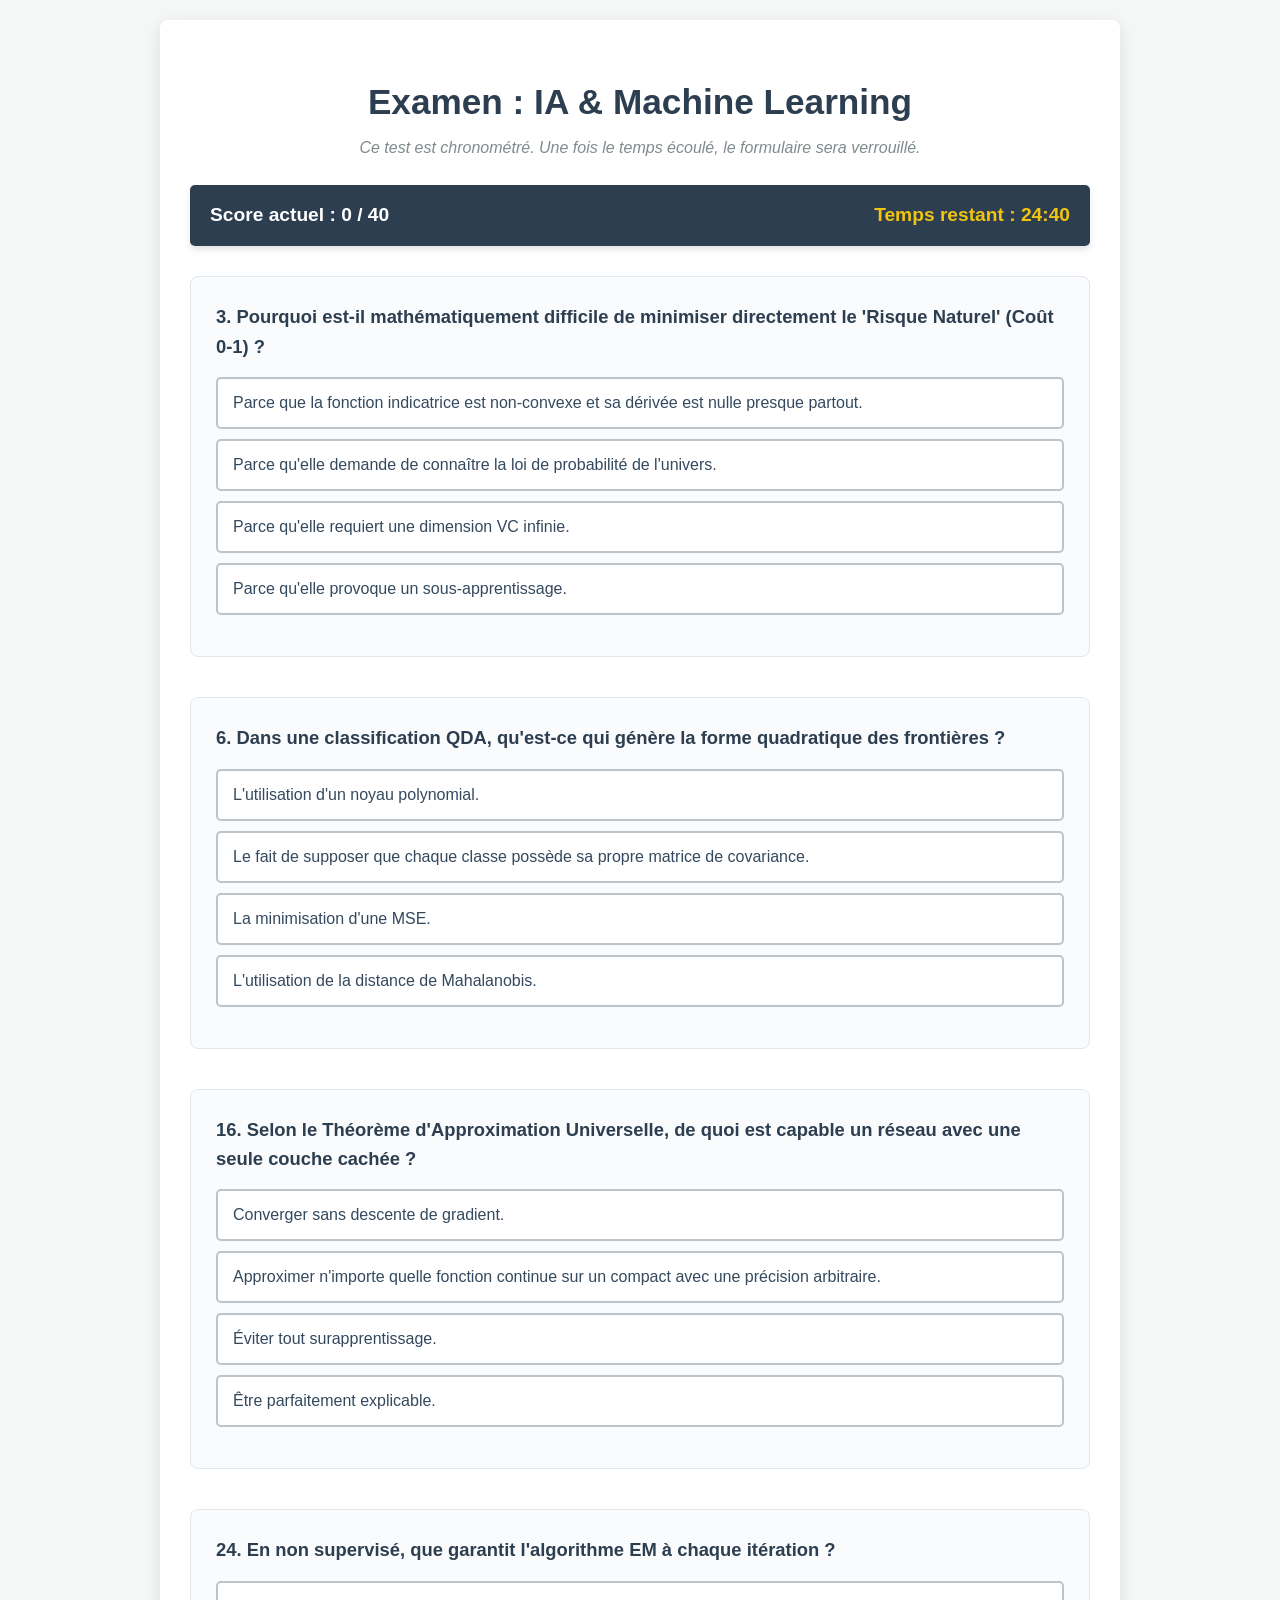
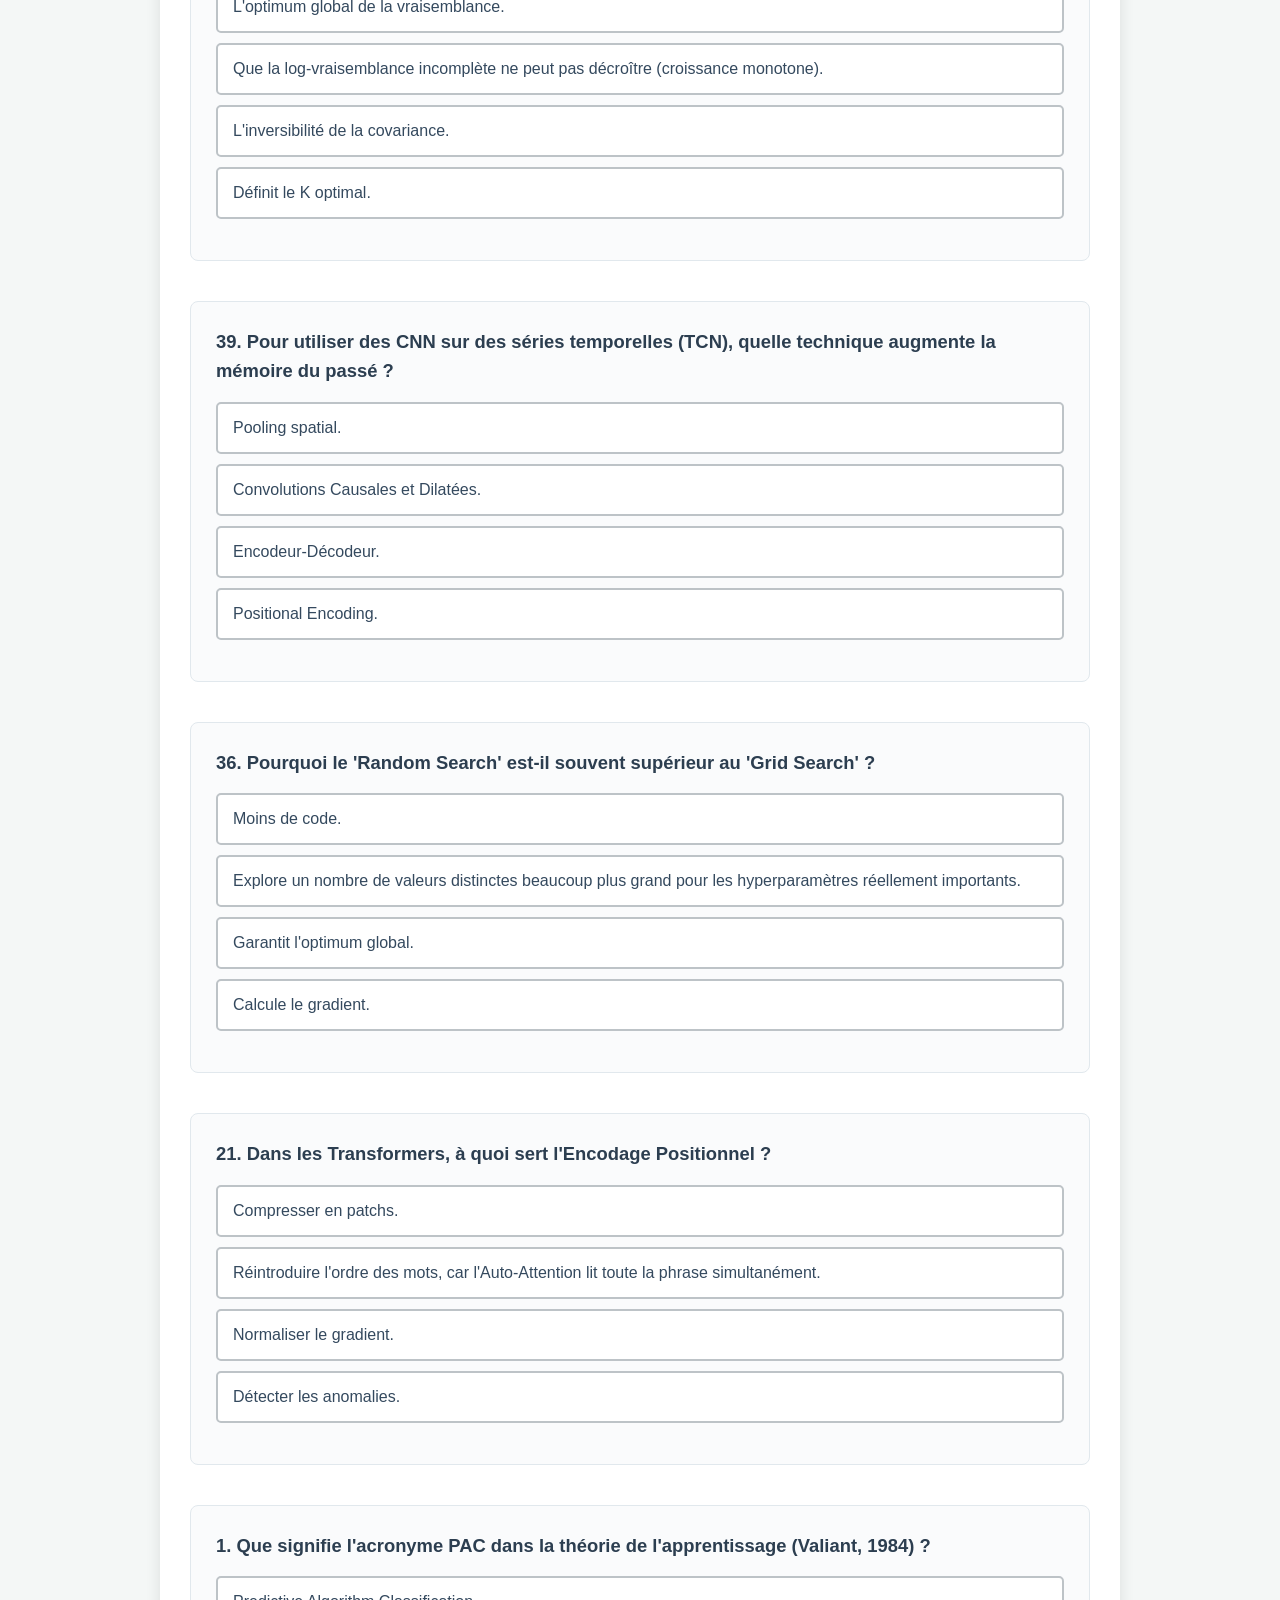
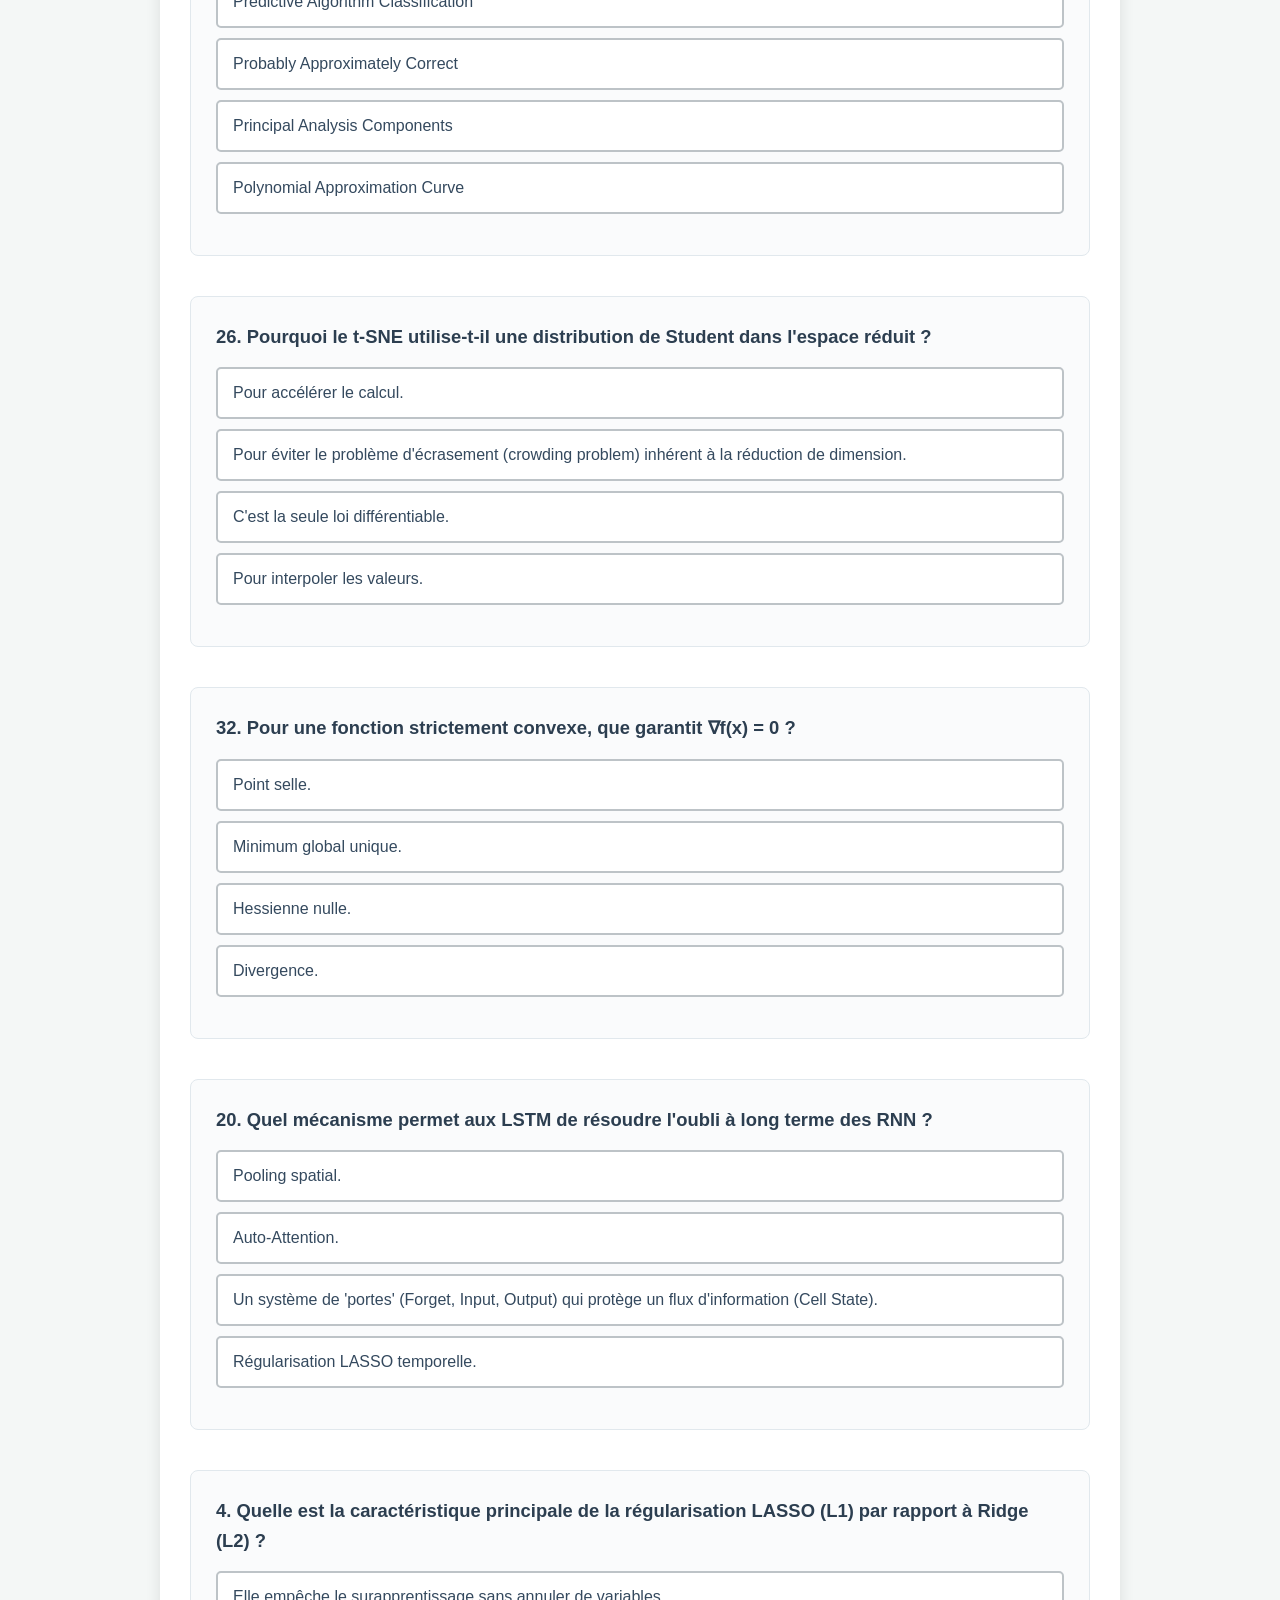
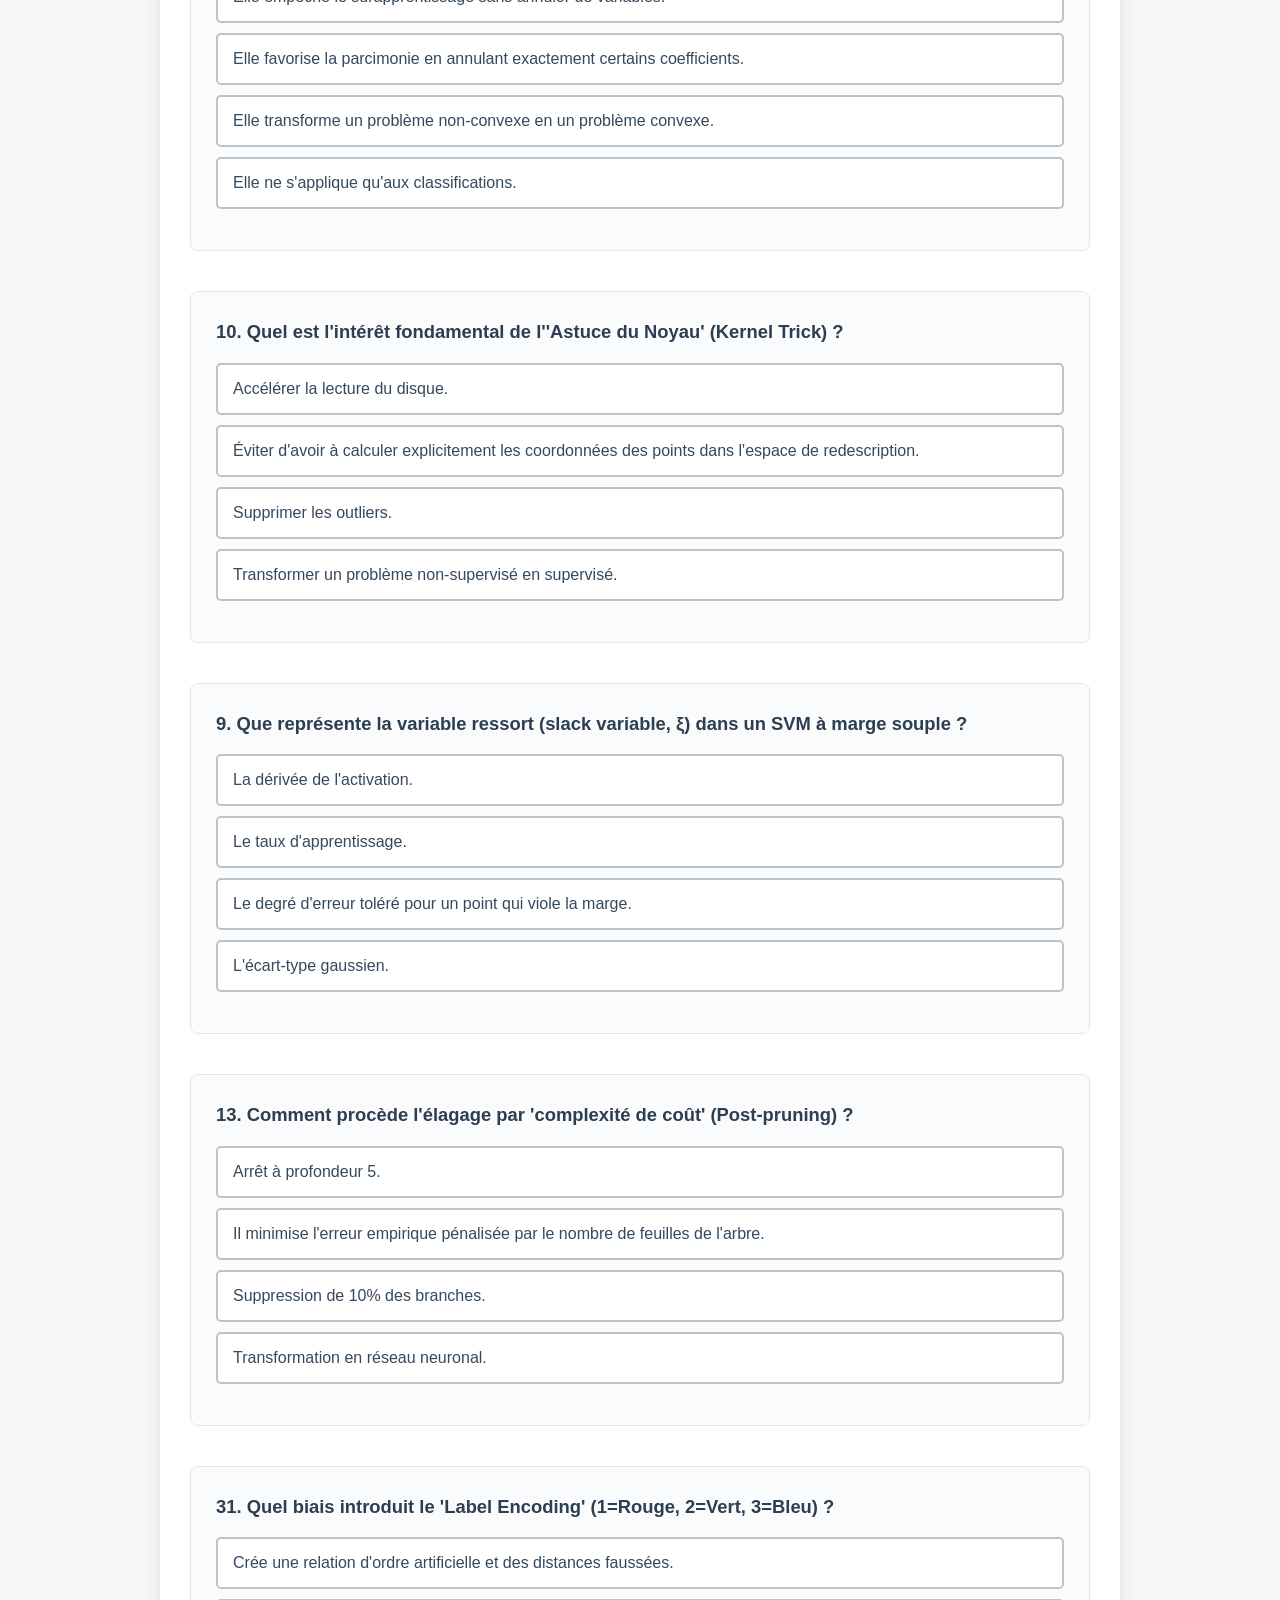
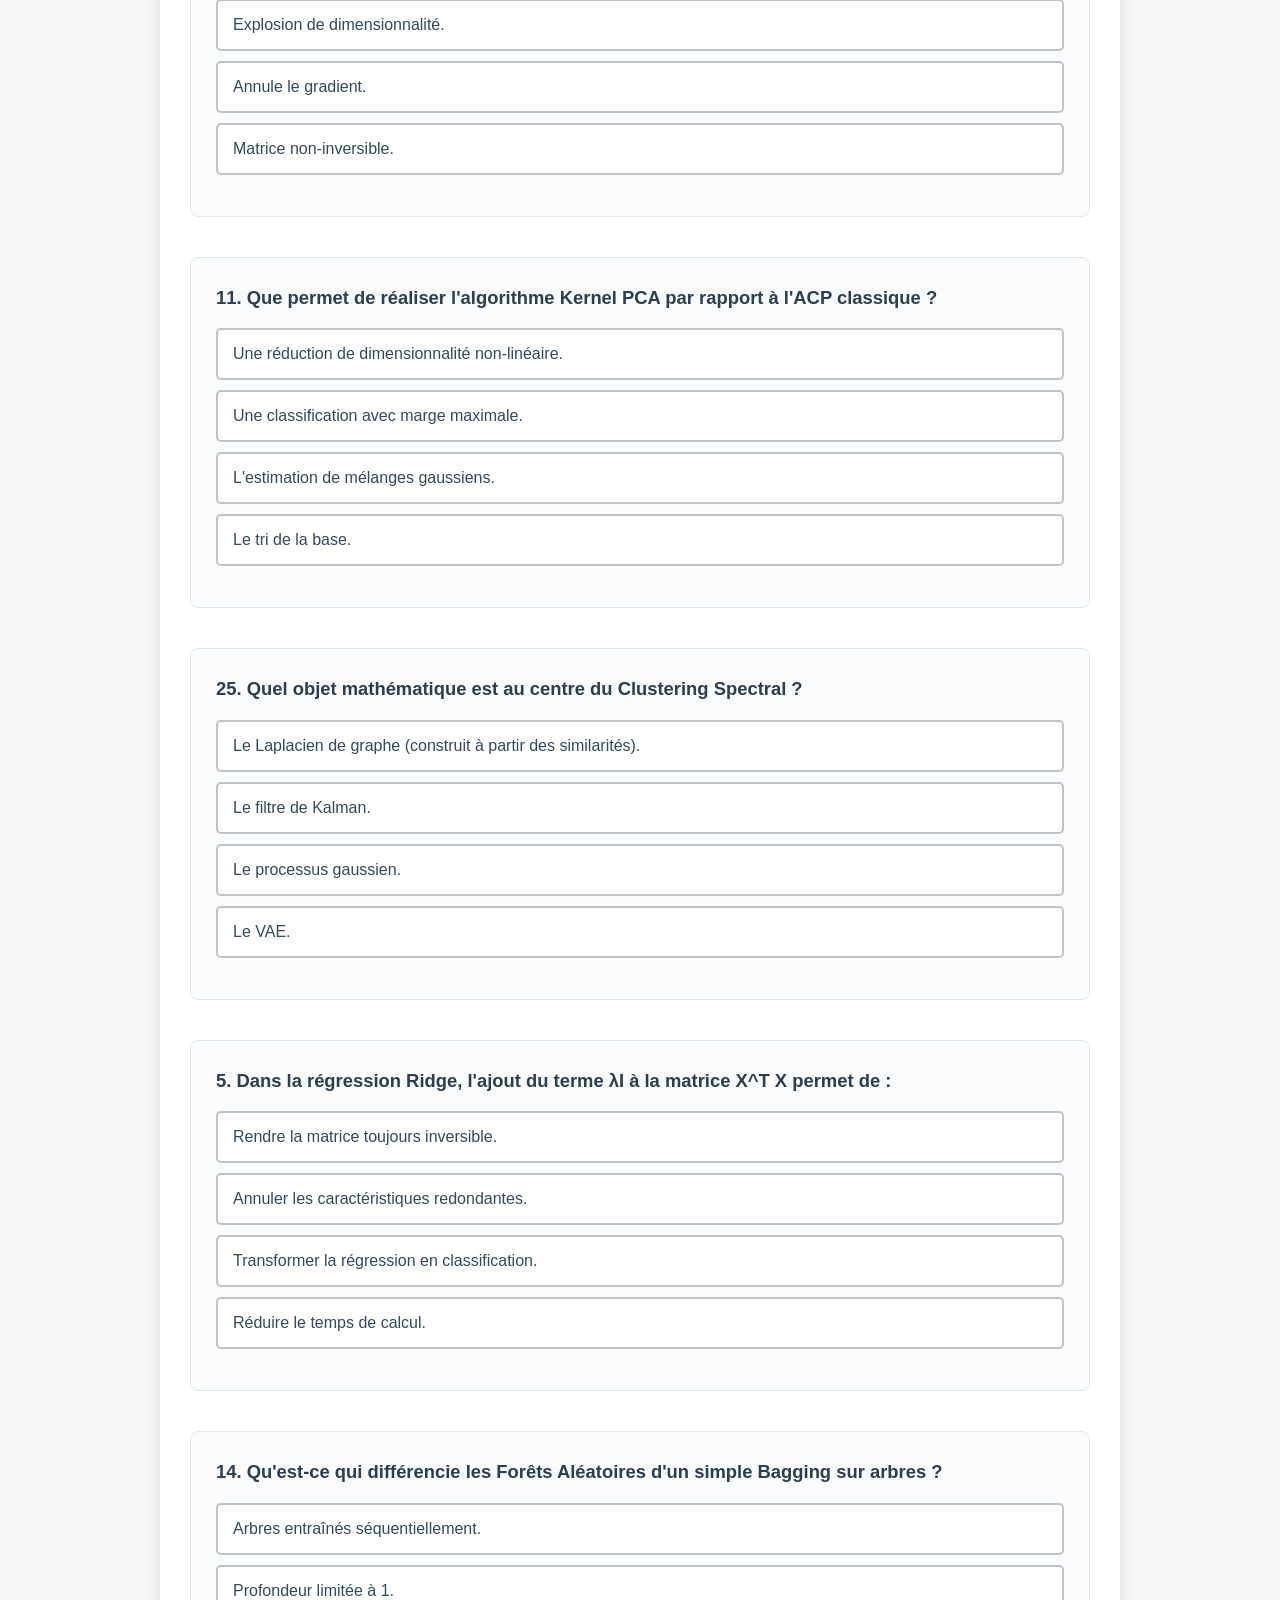
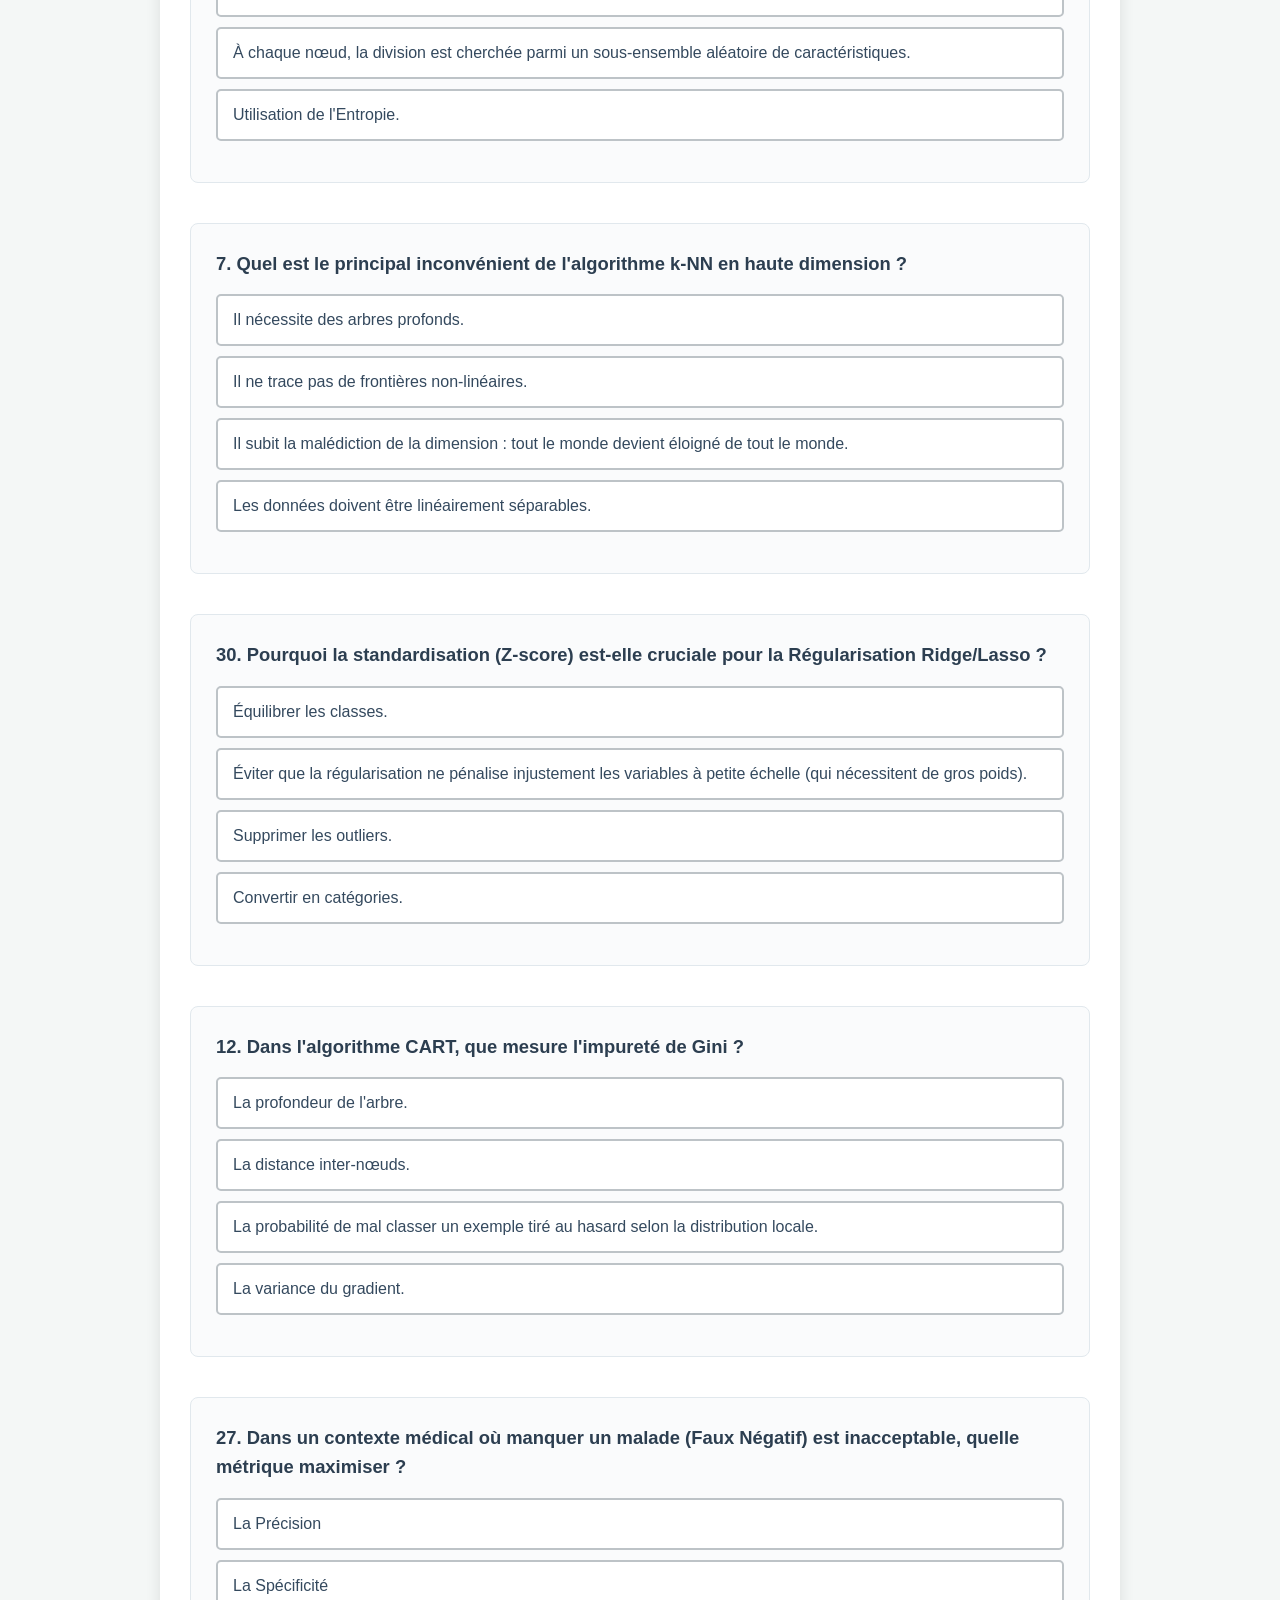
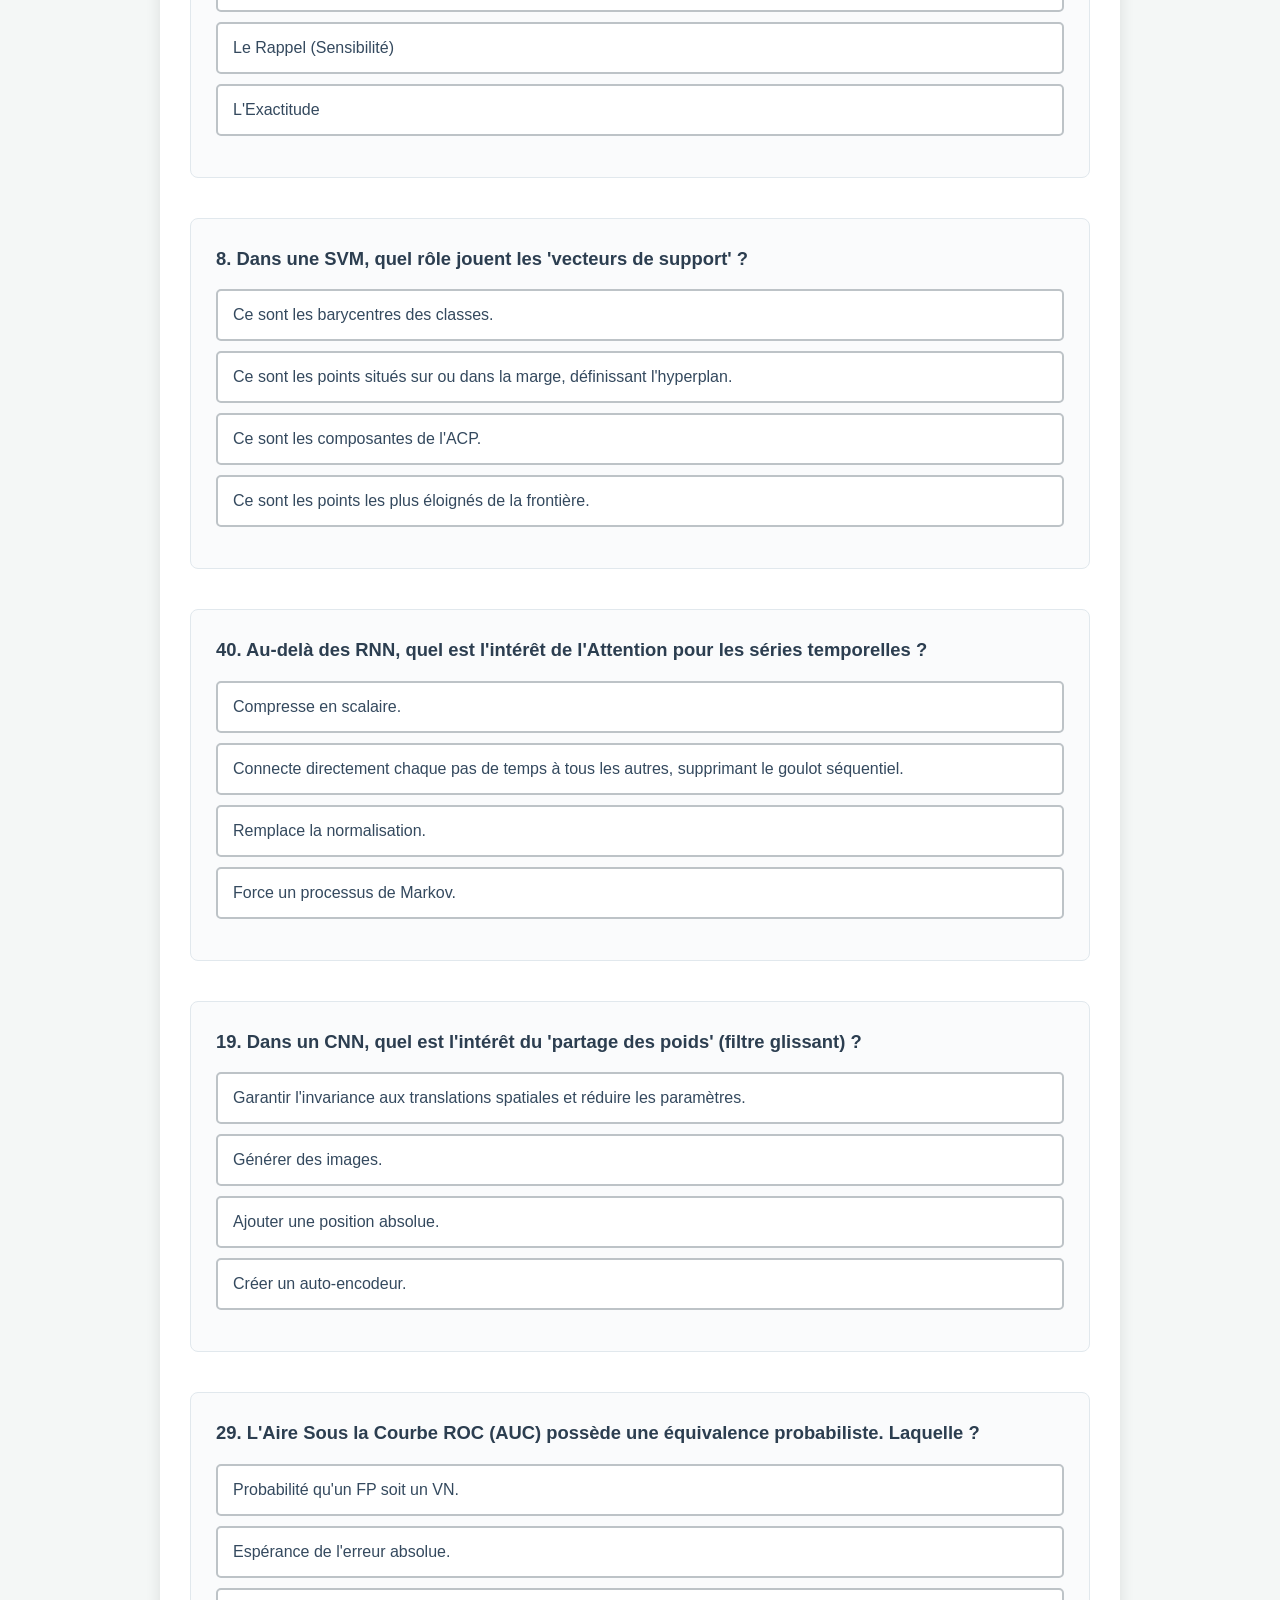
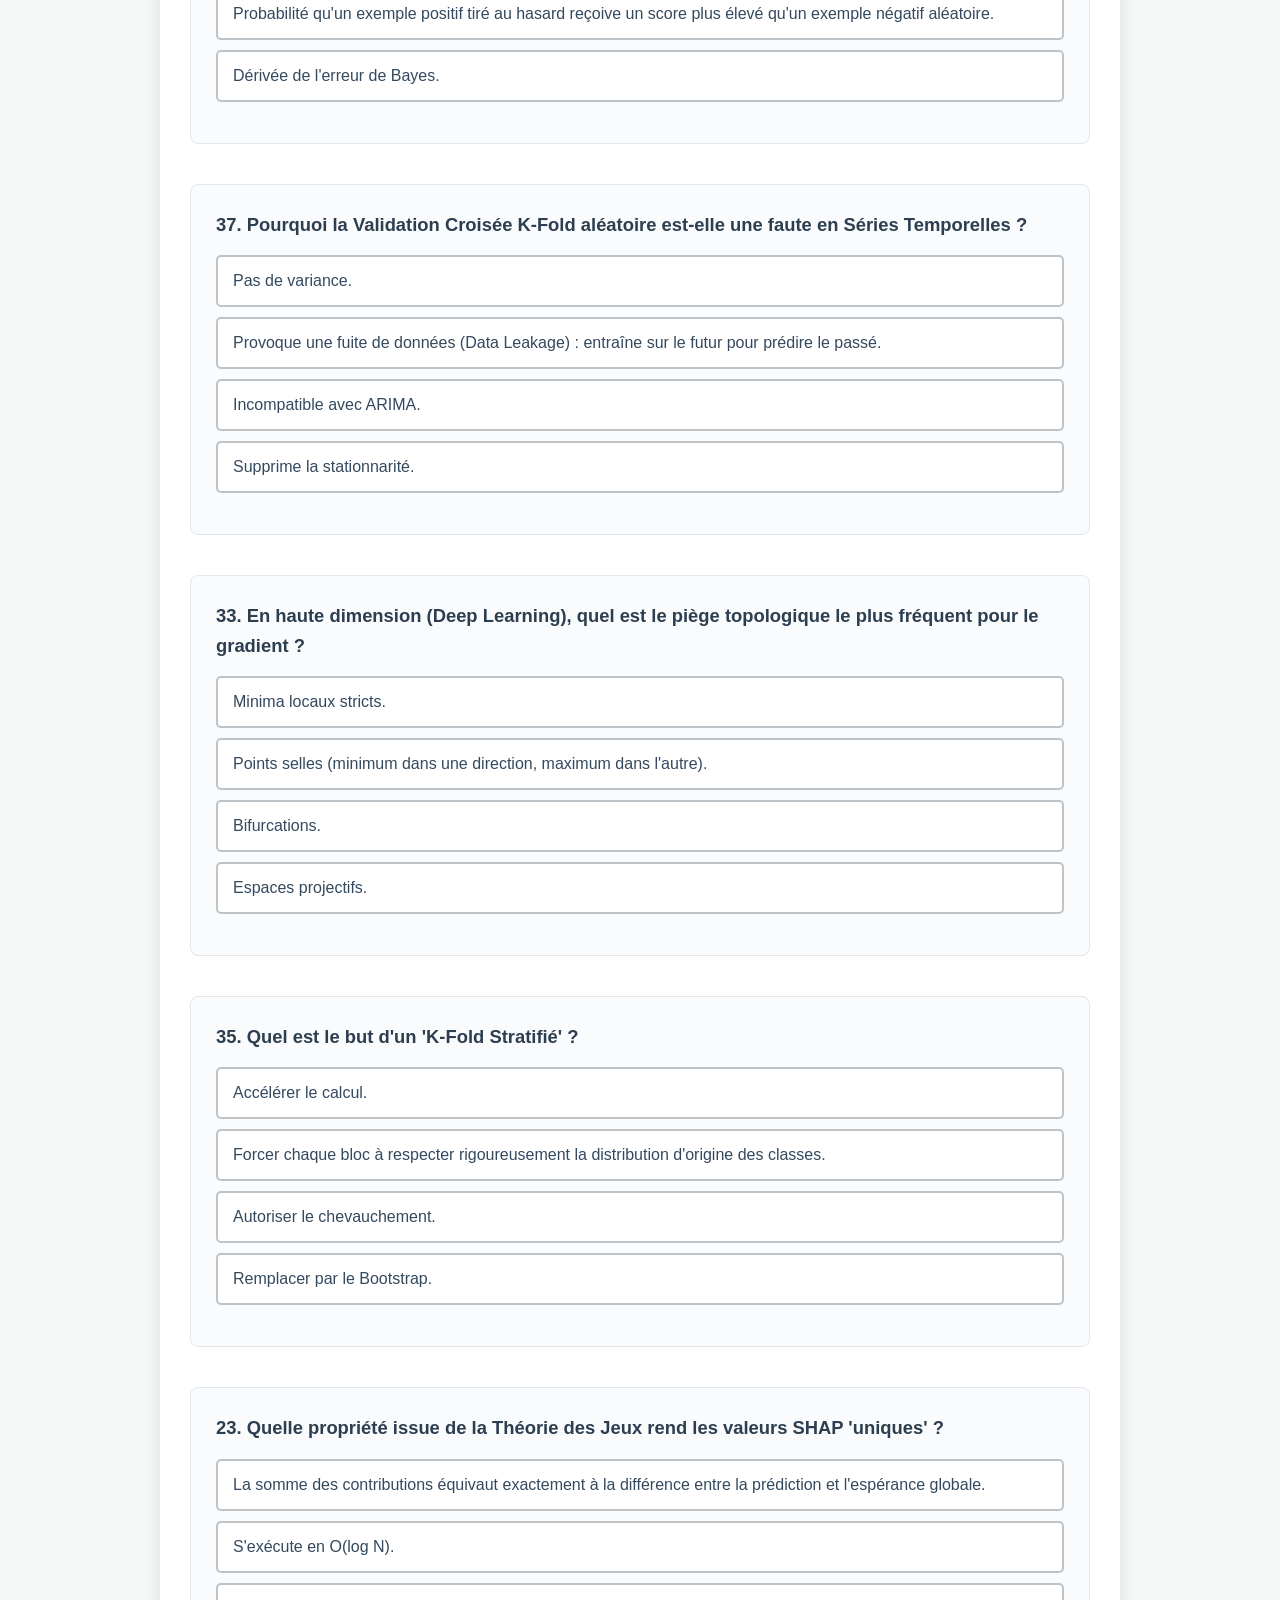
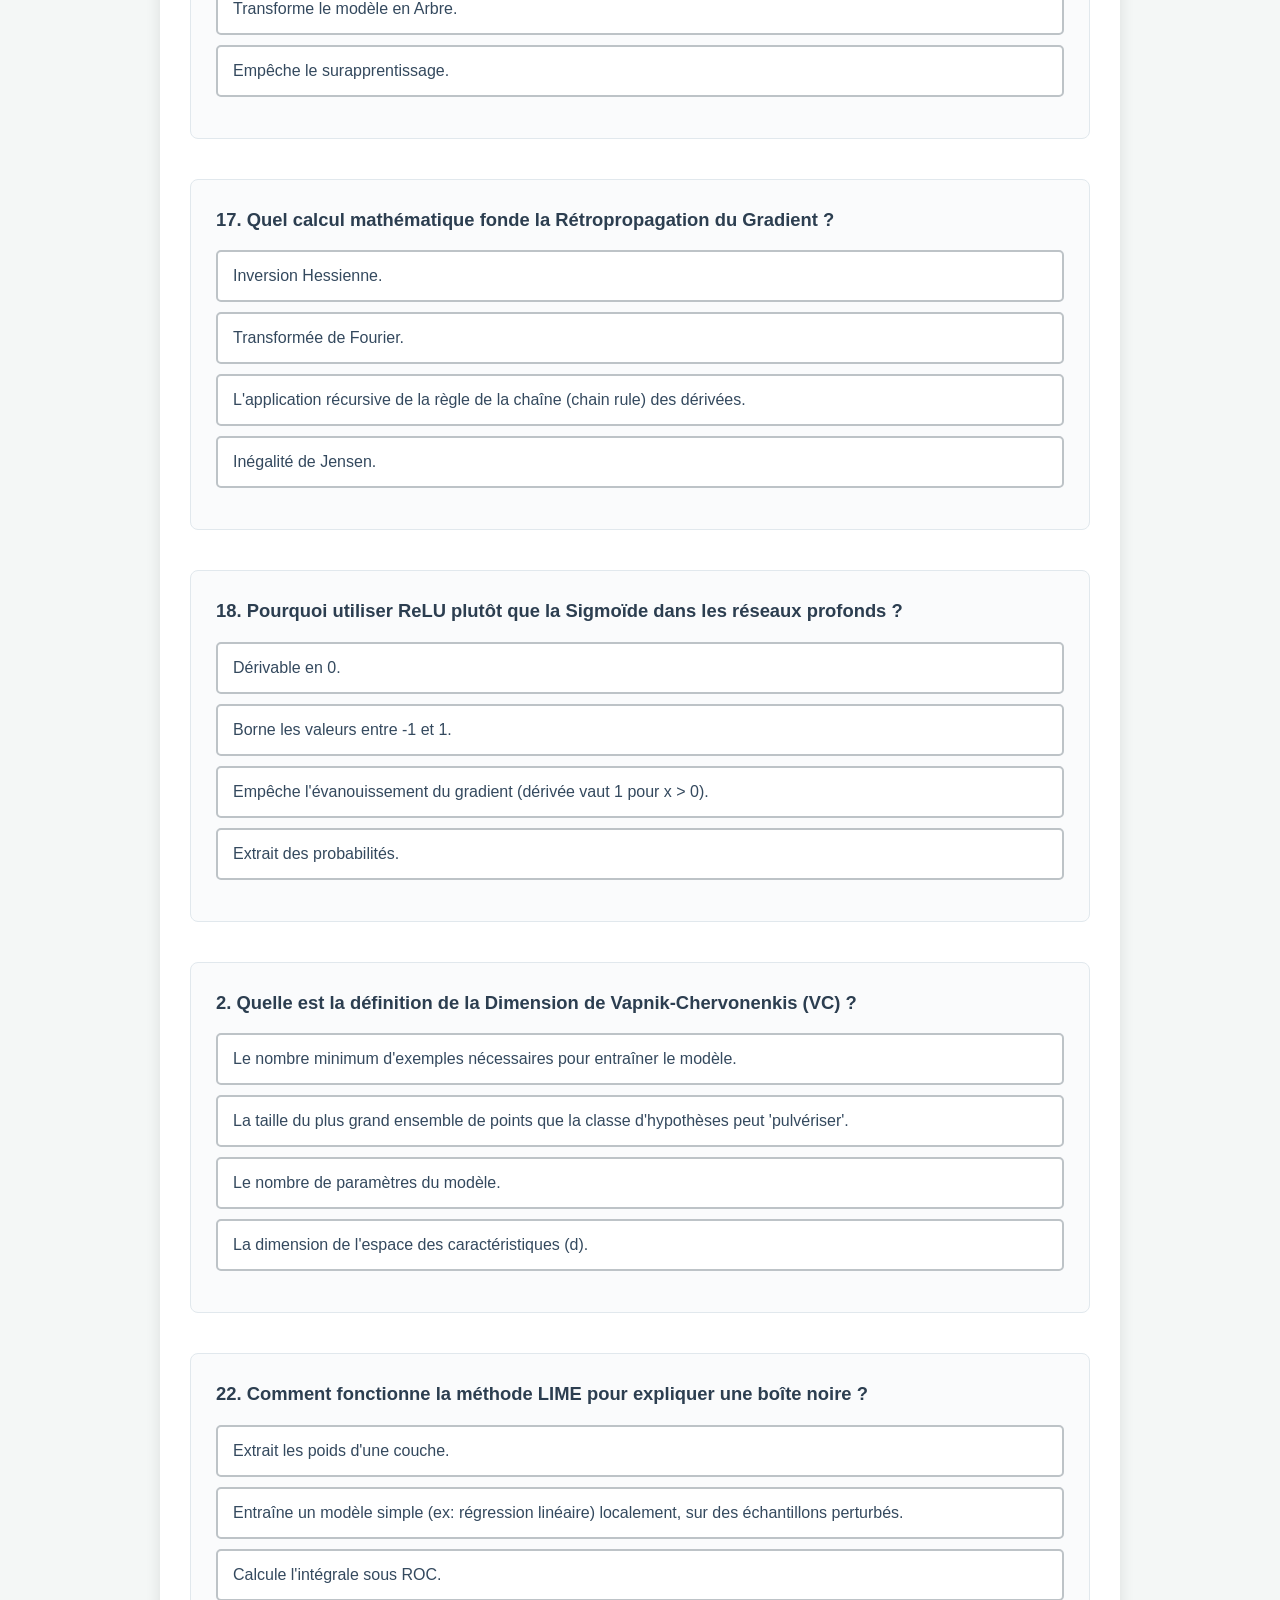
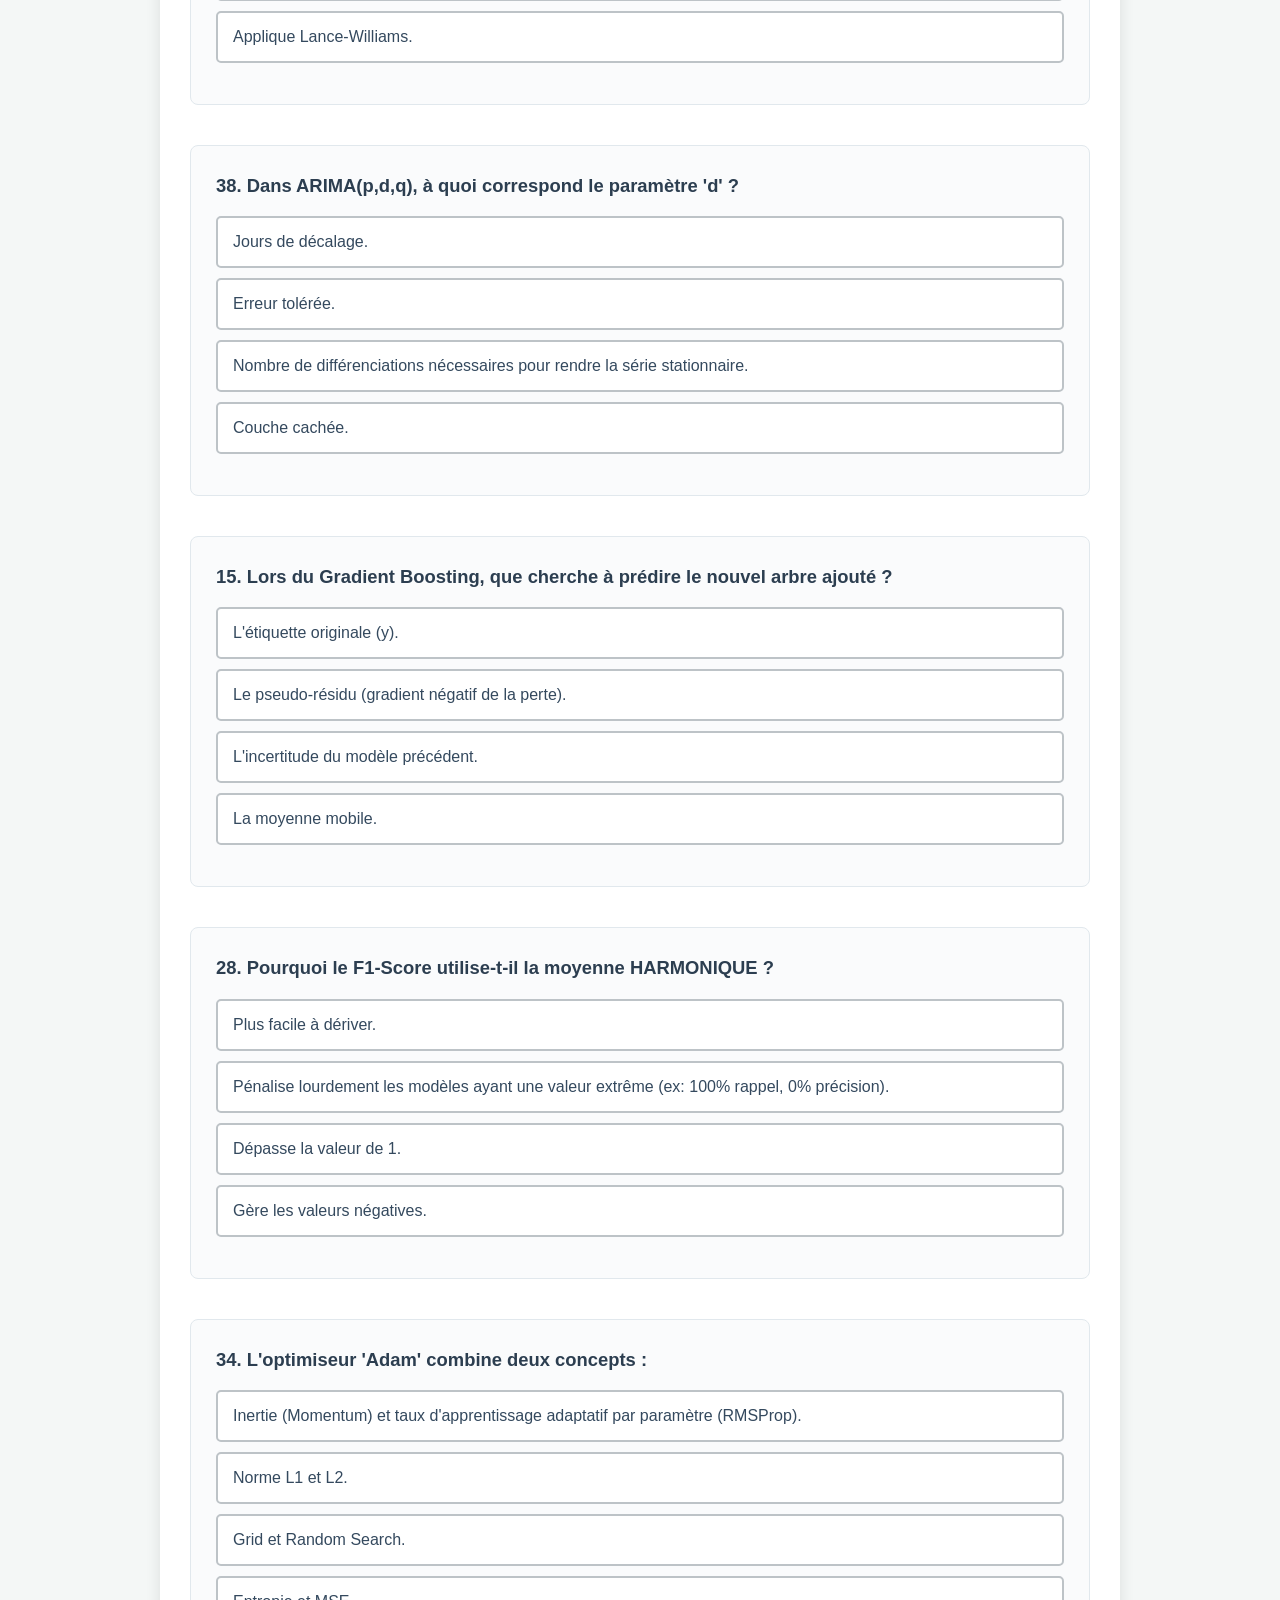
<file: Cours/QCM.html>
<!DOCTYPE html>
<html lang="fr">
<head>
    <meta charset="UTF-8">
    <meta name="viewport" content="width=device-width, initial-scale=1.0">
    <title>Examen : IA et Machine Learning</title>
    <style>
        body { font-family: 'Segoe UI', Tahoma, Geneva, Verdana, sans-serif; background-color: #f4f7f6; color: #333; line-height: 1.6; padding: 20px; margin: 0; }
        .container { max-width: 900px; margin: 0 auto; background: #fff; padding: 30px; border-radius: 8px; box-shadow: 0 4px 15px rgba(0,0,0,0.1); }
        h1 { color: #2c3e50; text-align: center; font-size: 2.2em; margin-bottom: 5px; }
        .subtitle { text-align: center; color: #7f8c8d; margin-bottom: 25px; font-style: italic; }
        
        #top-bar { position: sticky; top: 0; background: #2c3e50; color: white; padding: 15px 20px; border-radius: 5px; display: flex; justify-content: space-between; align-items: center; z-index: 1000; box-shadow: 0 4px 6px rgba(0,0,0,0.1); margin-bottom: 30px; }
        .stat-box { font-size: 1.2em; font-weight: bold; }
        #timer { color: #f1c40f; }
        .warning-time { color: #e74c3c !important; animation: blink 1s infinite; }
        @keyframes blink { 50% { opacity: 0.5; } }
        
        .question-block { margin-bottom: 40px; padding: 25px; border: 1px solid #e1e8ed; border-radius: 8px; background-color: #fafbfc; }
        .question { font-size: 1.15em; font-weight: bold; margin-bottom: 15px; color: #2c3e50; }
        .options { list-style-type: none; padding: 0; }
        .options li { margin-bottom: 10px; }
        .btn { display: block; width: 100%; padding: 15px; background: #fff; border: 2px solid #bdc3c7; border-radius: 5px; cursor: pointer; text-align: left; font-size: 1em; transition: all 0.2s; color: #34495e; }
        .btn:hover:not(:disabled) { background: #eef2f5; border-color: #95a5a6; }
        
        .btn.correct { background: #d4edda !important; border-color: #2ecc71 !important; color: #155724 !important; font-weight: bold; }
        .btn.wrong { background: #f8d7da !important; border-color: #e74c3c !important; color: #721c24 !important; }
        .btn:disabled { cursor: default; }
        
        .rationale { margin-top: 20px; padding: 15px; background: #e8f4f8; border-left: 5px solid #3498db; display: none; font-size: 0.95em; color: #2980b9; border-radius: 0 4px 4px 0; }
        .feedback-title { display: block; font-size: 1.1em; margin-bottom: 8px; }
        
        #finish-btn { display: block; width: 100%; padding: 15px; font-size: 1.2em; font-weight: bold; background: #3498db; color: white; border: none; border-radius: 5px; cursor: pointer; margin-top: 20px; transition: 0.3s; }
        #finish-btn:hover { background: #2980b9; }

        #modal-overlay { display: none; position: fixed; top: 0; left: 0; width: 100%; height: 100%; background: rgba(0,0,0,0.8); z-index: 2000; justify-content: center; align-items: center; }
        #modal-content { background: white; padding: 40px; border-radius: 10px; text-align: center; max-width: 500px; width: 90%; }
        #modal-content h2 { color: #2c3e50; margin-top: 0; }
        #final-score-display { font-size: 3em; font-weight: bold; color: #2ecc71; margin: 20px 0; }
        .input-group { margin: 20px 0; text-align: left; }
        .input-group input { width: 100%; padding: 12px; font-size: 1em; border: 1px solid #ccc; border-radius: 5px; box-sizing: border-box; }
        
        #send-email-btn { display: inline-block; background: #2ecc71; color: white; padding: 15px 25px; text-decoration: none; font-weight: bold; border-radius: 5px; font-size: 1.1em; pointer-events: none; opacity: 0.5; transition: 0.3s; border: none; cursor: pointer; width: 100%;}
        #send-email-btn.active { pointer-events: auto; opacity: 1; }
        #send-email-btn.active:hover { background: #27ae60; }
    </style>
</head>
<body>

<div class="container">
    <h1>Examen : IA & Machine Learning</h1>
    <div class="subtitle">Ce test est chronométré. Une fois le temps écoulé, le formulaire sera verrouillé.</div>
    
    <div id="top-bar">
        <div class="stat-box">Score actuel : <span id="score">0</span> / 40</div>
        <div class="stat-box" id="timer">Temps restant : Calcul en cours...</div>
    </div>
    
    <div id="quiz"></div>
    
    <button id="finish-btn" onclick="endQuiz(false)">Terminer l'évaluation</button>
</div>

<div id="modal-overlay">
    <div id="modal-content">
        <h2 id="modal-title">Évaluation terminée !</h2>
        <p>Votre score final est de :</p>
        <div id="final-score-display">0 / 40</div>
        
        <div class="input-group">
            <label for="student-name"><strong>Veuillez entrer votre Prénom et Nom :</strong></label>
            <input type="text" id="student-name" placeholder="Ex: Jean Dupont" oninput="updateMailBtn()">
        </div>

        <button id="send-email-btn" onclick="envoyerResultat()">Envoyer ma note au professeur</button>
        <div id="statut-envoi" style="margin-top: 15px; font-weight: bold; font-size: 1.1em;"></div>
    </div>
</div>

<script>
// =========================================================================
// 1. VÉRIFICATION ANTI-TRICHE
// =========================================================================
if (localStorage.getItem('examen_ia_termine') === 'true') {
    document.body.innerHTML = `
        <div class="container" style="text-align: center; margin-top: 50px;">
            <h2 style="color: #e74c3c;">⚠️ Examen déjà validé</h2>
            <p>Vous avez déjà soumis vos réponses pour cet examen. Il n'est pas possible de le repasser.</p>
        </div>
    `;
    throw new Error("Arrêt du script : l'étudiant a déjà passé l'examen.");
}

// =========================================================================
// 2. CONFIGURATION GÉNÉRALE
// =========================================================================
const URL_API_ENVOI = "https://formspree.io/f/xkovazwb"; 
const TIME_LIMIT_MINUTES = 20;

const quizData = [
    { q: "1. Que signifie l'acronyme PAC dans la théorie de l'apprentissage (Valiant, 1984) ?", opts: ["Predictive Algorithm Classification", "Probably Approximately Correct", "Principal Analysis Components", "Polynomial Approximation Curve"], ans: 1, exp: "'Probably Approximately Correct' signifie que l'on cherche à garantir avec une forte probabilité (1-δ) que l'erreur de généralisation sera faible." },
    { q: "2. Quelle est la définition de la Dimension de Vapnik-Chervonenkis (VC) ?", opts: ["Le nombre minimum d'exemples nécessaires pour entraîner le modèle.", "La taille du plus grand ensemble de points que la classe d'hypothèses peut 'pulvériser'.", "Le nombre de paramètres du modèle.", "La dimension de l'espace des caractéristiques (d)."], ans: 1, exp: "C'est une mesure de l'expressivité du modèle. Si la dimension VC est infinie, le risque de surapprentissage est total." },
    { q: "3. Pourquoi est-il mathématiquement difficile de minimiser directement le 'Risque Naturel' (Coût 0-1) ?", opts: ["Parce que la fonction indicatrice est non-convexe et sa dérivée est nulle presque partout.", "Parce qu'elle demande de connaître la loi de probabilité de l'univers.", "Parce qu'elle requiert une dimension VC infinie.", "Parce qu'elle provoque un sous-apprentissage."], ans: 0, exp: "C'est pour cela que l'on procède à la 'convexification' en utilisant des substituts comme le coût Hinge ou logistique." },
    { q: "4. Quelle est la caractéristique principale de la régularisation LASSO (L1) par rapport à Ridge (L2) ?", opts: ["Elle empêche le surapprentissage sans annuler de variables.", "Elle favorise la parcimonie en annulant exactement certains coefficients.", "Elle transforme un problème non-convexe en un problème convexe.", "Elle ne s'applique qu'aux classifications."], ans: 1, exp: "Le LASSO effectue simultanément la régularisation et la sélection de variables (Rasoir d'Occam)." },
    { q: "5. Dans la régression Ridge, l'ajout du terme λI à la matrice X^T X permet de :", opts: ["Rendre la matrice toujours inversible.", "Annuler les caractéristiques redondantes.", "Transformer la régression en classification.", "Réduire le temps de calcul."], ans: 0, exp: "Même si les variables sont colinéaires, l'ajout de λ sur la diagonale garantit que la matrice est de rang complet." },
    { q: "6. Dans une classification QDA, qu'est-ce qui génère la forme quadratique des frontières ?", opts: ["L'utilisation d'un noyau polynomial.", "Le fait de supposer que chaque classe possède sa propre matrice de covariance.", "La minimisation d'une MSE.", "L'utilisation de la distance de Mahalanobis."], ans: 1, exp: "Contrairement à LDA (covariance globale), QDA estime une covariance par classe, empêchant les termes quadratiques de s'annuler." },
    { q: "7. Quel est le principal inconvénient de l'algorithme k-NN en haute dimension ?", opts: ["Il nécessite des arbres profonds.", "Il ne trace pas de frontières non-linéaires.", "Il subit la malédiction de la dimension : tout le monde devient éloigné de tout le monde.", "Les données doivent être linéairement séparables."], ans: 2, exp: "Le nombre de données d'entraînement nécessaires croît de manière exponentielle avec la dimension." },
    { q: "8. Dans une SVM, quel rôle jouent les 'vecteurs de support' ?", opts: ["Ce sont les barycentres des classes.", "Ce sont les points situés sur ou dans la marge, définissant l'hyperplan.", "Ce sont les composantes de l'ACP.", "Ce sont les points les plus éloignés de la frontière."], ans: 1, exp: "Dans la formulation duale, seuls les multiplicateurs de Lagrange associés à ces points critiques sont non nuls." },
    { q: "9. Que représente la variable ressort (slack variable, ξ) dans un SVM à marge souple ?", opts: ["La dérivée de l'activation.", "Le taux d'apprentissage.", "Le degré d'erreur toléré pour un point qui viole la marge.", "L'écart-type gaussien."], ans: 2, exp: "Si ξ > 0, le point viole la marge, permettant au SVM de converger même si les données ne sont pas séparables." },
    { q: "10. Quel est l'intérêt fondamental de l''Astuce du Noyau' (Kernel Trick) ?", opts: ["Accélérer la lecture du disque.", "Éviter d'avoir à calculer explicitement les coordonnées des points dans l'espace de redescription.", "Supprimer les outliers.", "Transformer un problème non-supervisé en supervisé."], ans: 1, exp: "Le théorème de Moore-Aronszajn garantit qu'il suffit d'évaluer le produit scalaire (via le noyau K) dans l'espace d'origine." },
    { q: "11. Que permet de réaliser l'algorithme Kernel PCA par rapport à l'ACP classique ?", opts: ["Une réduction de dimensionnalité non-linéaire.", "Une classification avec marge maximale.", "L'estimation de mélanges gaussiens.", "Le tri de la base."], ans: 0, exp: "En diagonalisant la matrice de Gram centrée, le Kernel PCA extrait des composantes principales non-linéaires." },
    { q: "12. Dans l'algorithme CART, que mesure l'impureté de Gini ?", opts: ["La profondeur de l'arbre.", "La distance inter-nœuds.", "La probabilité de mal classer un exemple tiré au hasard selon la distribution locale.", "La variance du gradient."], ans: 2, exp: "Gini vaut 0 pour un nœud pur, et 0.5 pour un nœud parfaitement mélangé. L'arbre maximise ce gain." },
    { q: "13. Comment procède l'élagage par 'complexité de coût' (Post-pruning) ?", opts: ["Arrêt à profondeur 5.", "Il minimise l'erreur empirique pénalisée par le nombre de feuilles de l'arbre.", "Suppression de 10% des branches.", "Transformation en réseau neuronal."], ans: 1, exp: "Formule R_alpha(T) = R(T) + alpha * |T|. Cela élimine les branches spécifiques causant du surapprentissage." },
    { q: "14. Qu'est-ce qui différencie les Forêts Aléatoires d'un simple Bagging sur arbres ?", opts: ["Arbres entraînés séquentiellement.", "Profondeur limitée à 1.", "À chaque nœud, la division est cherchée parmi un sous-ensemble aléatoire de caractéristiques.", "Utilisation de l'Entropie."], ans: 2, exp: "Cette 'double randomisation' casse la forte corrélation entre les arbres et réduit la variance globale." },
    { q: "15. Lors du Gradient Boosting, que cherche à prédire le nouvel arbre ajouté ?", opts: ["L'étiquette originale (y).", "Le pseudo-résidu (gradient négatif de la perte).", "L'incertitude du modèle précédent.", "La moyenne mobile."], ans: 1, exp: "On effectue une descente de gradient dans l'espace des fonctions en apprenant à corriger l'erreur du modèle précédent." },
    { q: "16. Selon le Théorème d'Approximation Universelle, de quoi est capable un réseau avec une seule couche cachée ?", opts: ["Converger sans descente de gradient.", "Approximer n'importe quelle fonction continue sur un compact avec une précision arbitraire.", "Éviter tout surapprentissage.", "Être parfaitement explicable."], ans: 1, exp: "Le réseau est un 'approximateur universel', prouvant sa capacité de représentation théorique." },
    { q: "17. Quel calcul mathématique fonde la Rétropropagation du Gradient ?", opts: ["Inversion Hessienne.", "Transformée de Fourier.", "L'application récursive de la règle de la chaîne (chain rule) des dérivées.", "Inégalité de Jensen."], ans: 2, exp: "La règle de la chaîne permet de propager l'erreur de la sortie vers l'entrée à travers toutes les couches." },
    { q: "18. Pourquoi utiliser ReLU plutôt que la Sigmoïde dans les réseaux profonds ?", opts: ["Dérivable en 0.", "Borne les valeurs entre -1 et 1.", "Empêche l'évanouissement du gradient (dérivée vaut 1 pour x > 0).", "Extrait des probabilités."], ans: 2, exp: "La Sigmoïde sature vite, bloquant l'apprentissage des premières couches. ReLU laisse le gradient circuler." },
    { q: "19. Dans un CNN, quel est l'intérêt du 'partage des poids' (filtre glissant) ?", opts: ["Garantir l'invariance aux translations spatiales et réduire les paramètres.", "Générer des images.", "Ajouter une position absolue.", "Créer un auto-encodeur."], ans: 0, exp: "Si un réseau apprend une forme en haut à gauche, le filtre saura aussi la reconnaître en bas à droite." },
    { q: "20. Quel mécanisme permet aux LSTM de résoudre l'oubli à long terme des RNN ?", opts: ["Pooling spatial.", "Auto-Attention.", "Un système de 'portes' (Forget, Input, Output) qui protège un flux d'information (Cell State).", "Régularisation LASSO temporelle."], ans: 2, exp: "Le 'Cell State' est une autoroute d'information temporelle, régulée par des portes différentiables." },
    { q: "21. Dans les Transformers, à quoi sert l'Encodage Positionnel ?", opts: ["Compresser en patchs.", "Réintroduire l'ordre des mots, car l'Auto-Attention lit toute la phrase simultanément.", "Normaliser le gradient.", "Détecter les anomalies."], ans: 1, exp: "Sans cela, le Transformer considérerait la phrase comme un 'sac de mots' désordonné." },
    { q: "22. Comment fonctionne la méthode LIME pour expliquer une boîte noire ?", opts: ["Extrait les poids d'une couche.", "Entraîne un modèle simple (ex: régression linéaire) localement, sur des échantillons perturbés.", "Calcule l'intégrale sous ROC.", "Applique Lance-Williams."], ans: 1, exp: "LIME part du principe que toute frontière, aussi complexe soit-elle, peut être approximée localement par un hyperplan." },
    { q: "23. Quelle propriété issue de la Théorie des Jeux rend les valeurs SHAP 'uniques' ?", opts: ["La somme des contributions équivaut exactement à la différence entre la prédiction et l'espérance globale.", "S'exécute en O(log N).", "Transforme le modèle en Arbre.", "Empêche le surapprentissage."], ans: 0, exp: "C'est la propriété d'additivité stricte. Cela fait des valeurs de Shapley la seule distribution 'juste' du poids des variables." },
    { q: "24. En non supervisé, que garantit l'algorithme EM à chaque itération ?", opts: ["L'optimum global de la vraisemblance.", "Que la log-vraisemblance incomplète ne peut pas décroître (croissance monotone).", "L'inversibilité de la covariance.", "Définit le K optimal."], ans: 1, exp: "La preuve repose sur l'inégalité de Jensen : l'étape E construit une borne inférieure (énergie libre) maximisée à l'étape M." },
    { q: "25. Quel objet mathématique est au centre du Clustering Spectral ?", opts: ["Le Laplacien de graphe (construit à partir des similarités).", "Le filtre de Kalman.", "Le processus gaussien.", "Le VAE."], ans: 0, exp: "L'algorithme extrait les premiers vecteurs propres de cette matrice Laplacienne pour projeter les données." },
    { q: "26. Pourquoi le t-SNE utilise-t-il une distribution de Student dans l'espace réduit ?", opts: ["Pour accélérer le calcul.", "Pour éviter le problème d'écrasement (crowding problem) inhérent à la réduction de dimension.", "C'est la seule loi différentiable.", "Pour interpoler les valeurs."], ans: 1, exp: "La loi de Student ayant des queues lourdes, elle espace artificiellement les clusters dans l'espace 2D." },
    { q: "27. Dans un contexte médical où manquer un malade (Faux Négatif) est inacceptable, quelle métrique maximiser ?", opts: ["La Précision", "La Spécificité", "Le Rappel (Sensibilité)", "L'Exactitude"], ans: 2, exp: "Le Rappel = VP / (VP + FN). Le maximiser force les Faux Négatifs à tendre vers zéro." },
    { q: "28. Pourquoi le F1-Score utilise-t-il la moyenne HARMONIQUE ?", opts: ["Plus facile à dériver.", "Pénalise lourdement les modèles ayant une valeur extrême (ex: 100% rappel, 0% précision).", "Dépasse la valeur de 1.", "Gère les valeurs négatives."], ans: 1, exp: "La moyenne arithmétique de 1 et 0 donne 0.5. Leur moyenne harmonique donne 0, révélant l'inutilité du modèle." },
    { q: "29. L'Aire Sous la Courbe ROC (AUC) possède une équivalence probabiliste. Laquelle ?", opts: ["Probabilité qu'un FP soit un VN.", "Espérance de l'erreur absolue.", "Probabilité qu'un exemple positif tiré au hasard reçoive un score plus élevé qu'un exemple négatif aléatoire.", "Dérivée de l'erreur de Bayes."], ans: 2, exp: "Statistique U de Mann-Whitney. Cela en fait une métrique de tri (ranking) robuste face au déséquilibre." },
    { q: "30. Pourquoi la standardisation (Z-score) est-elle cruciale pour la Régularisation Ridge/Lasso ?", opts: ["Équilibrer les classes.", "Éviter que la régularisation ne pénalise injustement les variables à petite échelle (qui nécessitent de gros poids).", "Supprimer les outliers.", "Convertir en catégories."], ans: 1, exp: "Le terme de pénalisation est isotrope. Sans standardisation, il écrasera l'impact des variables de faible amplitude." },
    { q: "31. Quel biais introduit le 'Label Encoding' (1=Rouge, 2=Vert, 3=Bleu) ?", opts: ["Crée une relation d'ordre artificielle et des distances faussées.", "Explosion de dimensionnalité.", "Annule le gradient.", "Matrice non-inversible."], ans: 0, exp: "C'est pour résoudre ce problème hiérarchique absurde que l'on utilise le One-Hot Encoding (équidistance et orthogonalité)." },
    { q: "32. Pour une fonction strictement convexe, que garantit ∇f(x) = 0 ?", opts: ["Point selle.", "Minimum global unique.", "Hessienne nulle.", "Divergence."], ans: 1, exp: "C'est la beauté de la convexité : l'optimisation locale trouve la solution globale absolue." },
    { q: "33. En haute dimension (Deep Learning), quel est le piège topologique le plus fréquent pour le gradient ?", opts: ["Minima locaux stricts.", "Points selles (minimum dans une direction, maximum dans l'autre).", "Bifurcations.", "Espaces projectifs."], ans: 1, exp: "La probabilité d'avoir un vrai minimum local est infime par rapport à la probabilité d'avoir une 'selle'." },
    { q: "34. L'optimiseur 'Adam' combine deux concepts :", opts: ["Inertie (Momentum) et taux d'apprentissage adaptatif par paramètre (RMSProp).", "Norme L1 et L2.", "Grid et Random Search.", "Entropie et MSE."], ans: 0, exp: "Adam accumule les gradients passés ET divise par la racine carrée des gradients au carré passés." },
    { q: "35. Quel est le but d'un 'K-Fold Stratifié' ?", opts: ["Accélérer le calcul.", "Forcer chaque bloc à respecter rigoureusement la distribution d'origine des classes.", "Autoriser le chevauchement.", "Remplacer par le Bootstrap."], ans: 1, exp: "Indispensable pour éviter qu'un fold de validation ne se retrouve sans aucun cas de la classe minoritaire." },
    { q: "36. Pourquoi le 'Random Search' est-il souvent supérieur au 'Grid Search' ?", opts: ["Moins de code.", "Explore un nombre de valeurs distinctes beaucoup plus grand pour les hyperparamètres réellement importants.", "Garantit l'optimum global.", "Calcule le gradient."], ans: 1, exp: "Pour N essais, la grille teste plusieurs fois la même valeur sur un axe, alors que l'aléatoire teste N valeurs distinctes." },
    { q: "37. Pourquoi la Validation Croisée K-Fold aléatoire est-elle une faute en Séries Temporelles ?", opts: ["Pas de variance.", "Provoque une fuite de données (Data Leakage) : entraîne sur le futur pour prédire le passé.", "Incompatible avec ARIMA.", "Supprime la stationnarité."], ans: 1, exp: "Le temps est unidirectionnel. Il faut utiliser une méthode de 'Backtesting' (fenêtre glissante)." },
    { q: "38. Dans ARIMA(p,d,q), à quoi correspond le paramètre 'd' ?", opts: ["Jours de décalage.", "Erreur tolérée.", "Nombre de différenciations nécessaires pour rendre la série stationnaire.", "Couche cachée."], ans: 2, exp: "Si une série a une tendance linéaire, une différenciation d'ordre 1 (Y_t - Y_{t-1}) la rendra stationnaire." },
    { q: "39. Pour utiliser des CNN sur des séries temporelles (TCN), quelle technique augmente la mémoire du passé ?", opts: ["Pooling spatial.", "Convolutions Causales et Dilatées.", "Encodeur-Décodeur.", "Positional Encoding."], ans: 1, exp: "La dilatation (sauter des points) agrandit le champ récepteur pour capter les dépendances lointaines sans exploser les calculs." },
    { q: "40. Au-delà des RNN, quel est l'intérêt de l'Attention pour les séries temporelles ?", opts: ["Compresse en scalaire.", "Connecte directement chaque pas de temps à tous les autres, supprimant le goulot séquentiel.", "Remplace la normalisation.", "Force un processus de Markov."], ans: 1, exp: "Le chemin entre deux informations temporelles est de longueur O(1), peu importe la distance qui les sépare !" }
];

// Mélange des questions
quizData.sort(() => Math.random() - 0.5);

// Mise à jour de l'affichage initial du score
document.querySelector('.stat-box').innerHTML = `Score actuel : <span id="score">0</span> / ${quizData.length}`;

// =========================================================================
// 3. GESTION ROBUSTE DU CHRONOMÈTRE (Survit au F5)
// =========================================================================
let timeRemaining = 0;
let tempsFinPrevu = localStorage.getItem('examen_ia_fin_temps');

if (!tempsFinPrevu) {
    // Si c'est la toute première ouverture, on calcule l'heure exacte de fin
    tempsFinPrevu = Date.now() + (TIME_LIMIT_MINUTES * 60 * 1000);
    localStorage.setItem('examen_ia_fin_temps', tempsFinPrevu);
}

// Calcule les secondes restantes
timeRemaining = Math.floor((tempsFinPrevu - Date.now()) / 1000);

let timerInterval;
let quizLocked = false;
let score = 0;

const quizContainer = document.getElementById('quiz');
const scoreDisplay = document.getElementById('score');
const timerDisplay = document.getElementById('timer');

// Si l'étudiant a quitté la page et revient après l'heure de fin
if (timeRemaining <= 0) {
    timeRemaining = 0;
    setTimeout(() => endQuiz(true), 500); 
}

function startTimer() {
    timerInterval = setInterval(() => {
        if(quizLocked) return;
        
        // On recalcule constamment par rapport à l'heure réelle
        timeRemaining = Math.floor((tempsFinPrevu - Date.now()) / 1000);
        
        if (timeRemaining <= 0) {
            timeRemaining = 0;
            timerDisplay.innerText = "Temps écoulé !";
            endQuiz(true);
            return;
        }

        let minutes = Math.floor(timeRemaining / 60);
        let seconds = timeRemaining % 60;
        
        let timeString = `Temps restant : ${minutes}:${seconds < 10 ? '0'+seconds : seconds}`;
        timerDisplay.innerText = timeString;
        
        if(timeRemaining <= 60) {
            timerDisplay.classList.add('warning-time');
        }
    }, 1000);
}

// Empêcher l'étudiant de fermer la page par erreur
window.addEventListener('beforeunload', function (e) {
    if (!quizLocked) {
        e.preventDefault();
        e.returnValue = ''; 
    }
});

// =========================================================================
// 4. GÉNÉRATION DES QUESTIONS
// =========================================================================
quizData.forEach((item, index) => {
    const questionBlock = document.createElement('div');
    questionBlock.className = 'question-block';
    
    const questionTitle = document.createElement('div');
    questionTitle.className = 'question';
    questionTitle.innerText = item.q;
    questionBlock.appendChild(questionTitle);
    
    const optionsList = document.createElement('ul');
    optionsList.className = 'options';
    
    const rationaleDiv = document.createElement('div');
    rationaleDiv.className = 'rationale';

    item.opts.forEach((opt, optIndex) => {
        const li = document.createElement('li');
        const btn = document.createElement('button');
        btn.className = 'btn';
        btn.innerText = opt;
        
        btn.onclick = () => {
            if(quizLocked) return; 
            
            const allBtns = optionsList.querySelectorAll('.btn');
            allBtns.forEach(b => b.disabled = true);
            
            let feedbackHTML = "";
            
            if(optIndex === item.ans) {
                btn.classList.add('correct');
                score++;
                scoreDisplay.innerText = score;
                feedbackHTML = "<span class='feedback-title' style='color: #2ecc71;'>✅ Bonne réponse !</span>";
            } else {
                btn.classList.add('wrong');
                allBtns[item.ans].classList.add('correct');
                feedbackHTML = "<span class='feedback-title' style='color: #e74c3c;'>❌ Mauvaise réponse.</span>";
            }
            
            rationaleDiv.innerHTML = `${feedbackHTML}<strong>Explication :</strong> ${item.exp}`;
            rationaleDiv.style.display = 'block';
        };
        
        li.appendChild(btn);
        optionsList.appendChild(li);
    });
    
    questionBlock.appendChild(optionsList);
    questionBlock.appendChild(rationaleDiv);
    quizContainer.appendChild(questionBlock);
});

// Démarrer le chronomètre
startTimer();

// =========================================================================
// 5. FONCTIONS DE FIN ET D'ENVOI
// =========================================================================
function endQuiz(isTimeOut) {
    localStorage.setItem('examen_ia_termine', 'true');
    
    quizLocked = true;
    clearInterval(timerInterval);
    
    const allBtns = document.querySelectorAll('.btn');
    allBtns.forEach(b => b.disabled = true);
    
    document.getElementById('modal-overlay').style.display = 'flex';
    document.getElementById('final-score-display').innerText = `${score} / ${quizData.length}`;
    
    if(isTimeOut) {
        document.getElementById('modal-title').innerText = "Temps écoulé !";
        document.getElementById('modal-title').style.color = "#e74c3c";
    }
}

function updateMailBtn() {
    const name = document.getElementById('student-name').value.trim();
    const mailBtn = document.getElementById('send-email-btn');
    
    if(name.length > 2) {
        mailBtn.classList.add('active');
    } else {
        mailBtn.classList.remove('active');
    }
}

function envoyerResultat() {
    const name = document.getElementById('student-name').value.trim();
    if(name.length <= 2) return; 

    const mailBtn = document.getElementById('send-email-btn');
    const statutDiv = document.getElementById('statut-envoi');

    mailBtn.innerText = "Envoi en cours ⏳...";
    mailBtn.style.pointerEvents = "none";
    mailBtn.style.opacity = "0.7";

    const donneesExamen = {
        "Étudiant": name,
        "Score Obtenu": score,
        "Total Possible": quizData.length,
        "Sujet": `Résultat Examen IA - ${name}`
    };

    fetch(URL_API_ENVOI, {
        method: 'POST',
        headers: {
            'Accept': 'application/json',
            'Content-Type': 'application/json'
        },
        body: JSON.stringify(donneesExamen)
    })
    .then(response => {
        if (response.ok) {
            statutDiv.innerText = "✅ Votre copie a été rendue et envoyée au professeur avec succès !";
            statutDiv.style.color = "#2ecc71";
            mailBtn.style.display = "none"; 
        } else {
            throw new Error("Erreur réseau");
        }
    })
    .catch(error => {
        statutDiv.innerText = "❌ Une erreur est survenue lors de l'envoi. Vérifiez votre connexion internet.";
        statutDiv.style.color = "#e74c3c";
        mailBtn.innerText = "Réessayer d'envoyer";
        mailBtn.style.pointerEvents = "auto";
        mailBtn.style.opacity = "1";
    });
}
</script>
</body>
</html>
</file>
<file: style.css>
/* container */
.responsive-two-column-grid {
    display:block;
}

/* columns */
.responsive-two-column-grid > * {
    padding:1rem;
}

/* tablet breakpoint */
@media (min-width:768px) {
    .responsive-two-column-grid {
        display: grid;
        grid-template-columns: 1fr 1fr;
    }
}

.responsive-two-column-grid img {
    max-width: 250px;
    border-radius: 70%;
    min-width: 250px;
}

.center {
  display: block;
  margin-left: auto;
  margin-right: auto;
  width: 50%;
}

body {
    font-family: Arial, sans-serif;
    margin: 0;
    padding: 0;
    background: #FFFFFF;
}

img {
  display: block;
  margin-left: auto;
  margin-right: auto;
}


hr {
    border: 0;
    height: 1px;
    background: #333;
    margin: 20px 0;
}


header {
    padding: 20px;
    text-align: center;
}
</file>
